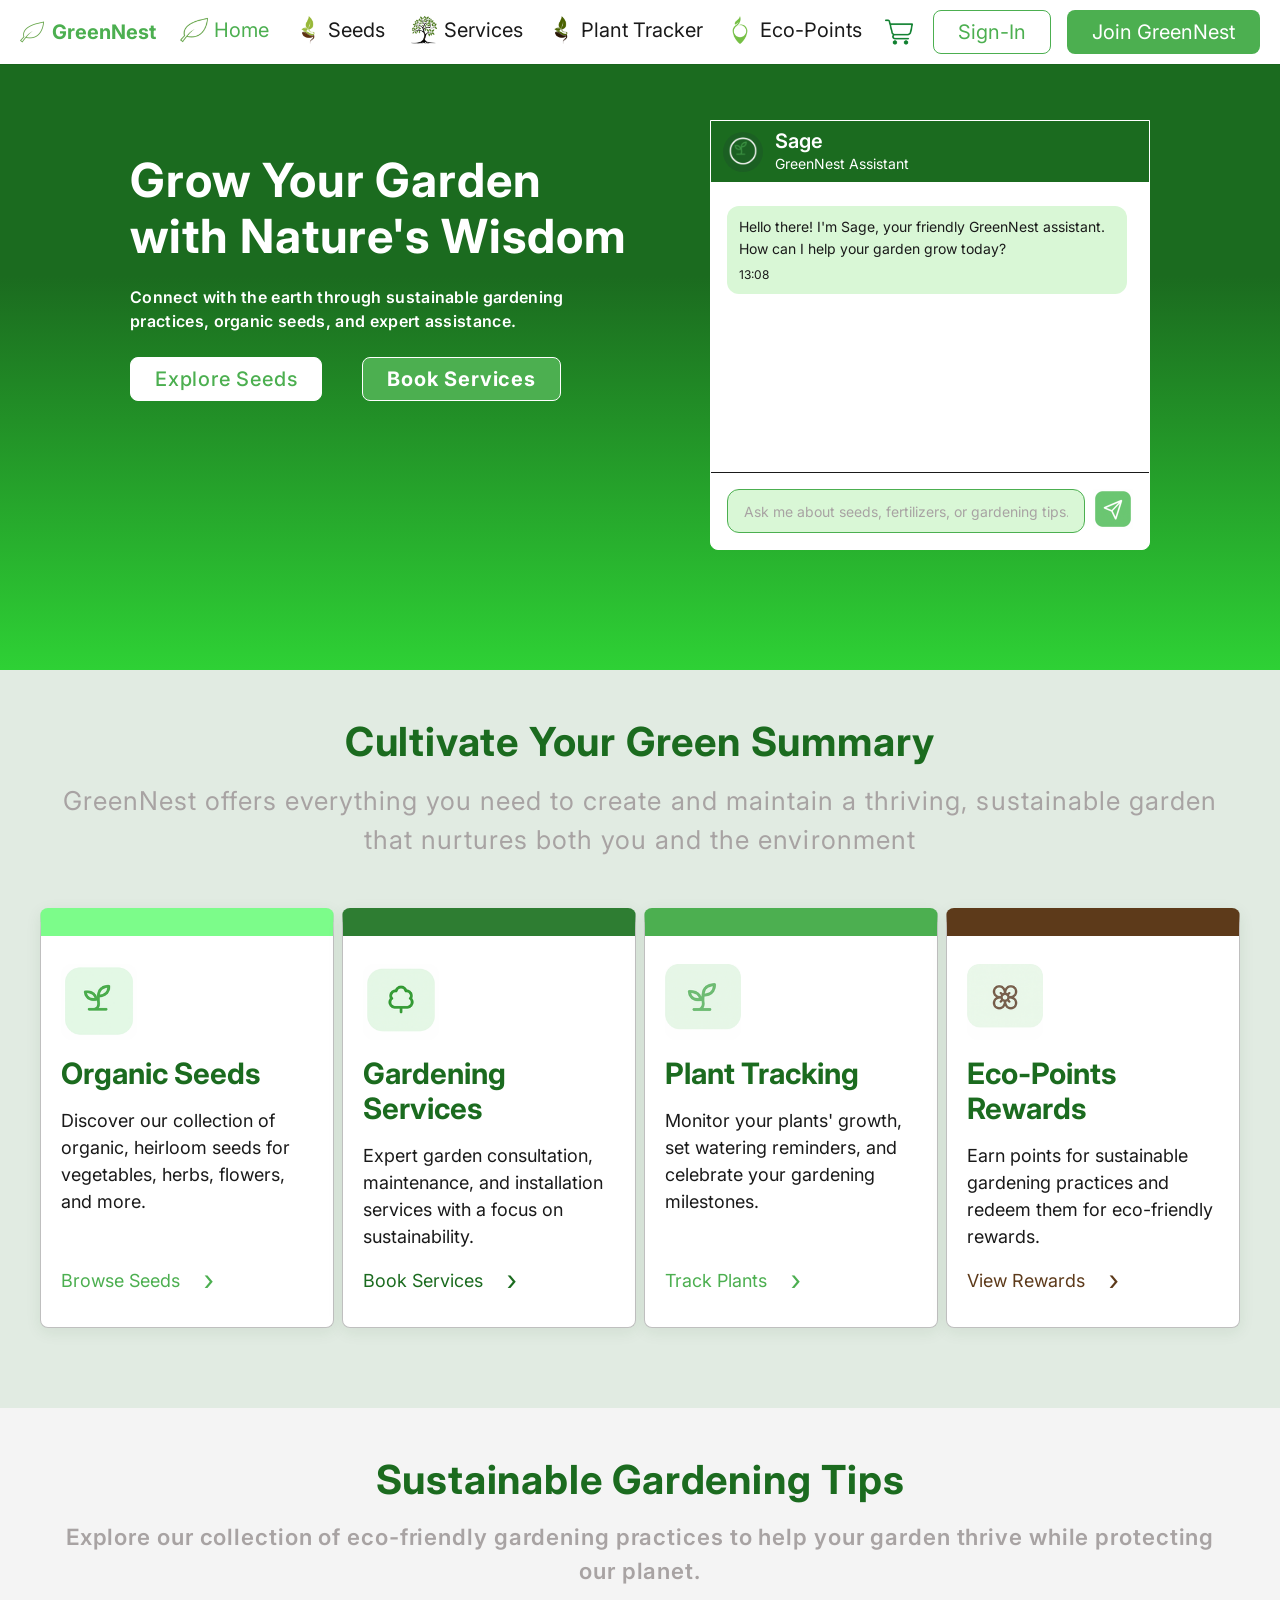
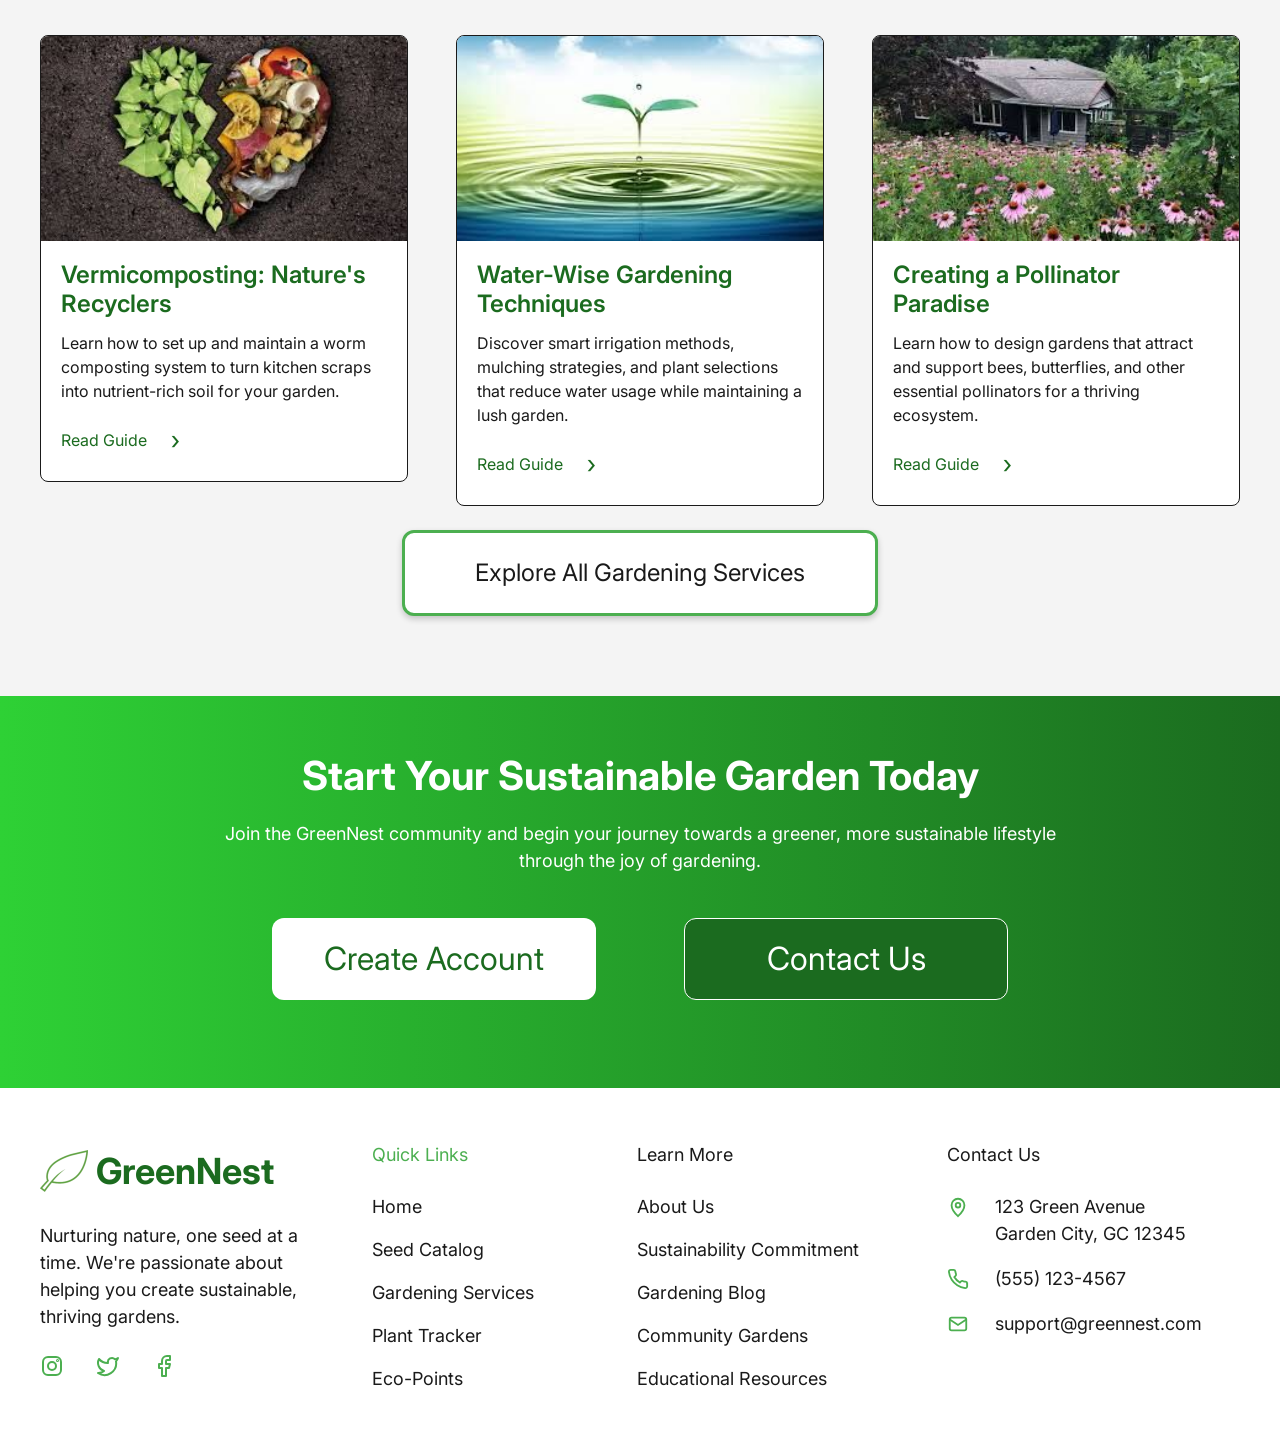
<file: index.html>
<!DOCTYPE html>
<html lang="en">
<head>
  <meta charset="UTF-8">
  <meta name="viewport" content="width=device-width, initial-scale=1">
  <title>Home — GreenNest</title>
  <link rel="preconnect" href="https://fonts.googleapis.com">
  <link rel="preconnect" href="https://fonts.gstatic.com" crossorigin>
  <link rel="stylesheet" href="https://fonts.googleapis.com/css2?family=Inter:wght@400;500;600;700&display=swap">
  <link rel="stylesheet" href="css/styles.css">
</head>
<body>
<header class="app-header">
  <div class="container app-header__inner">
    <a class="logo" href="index.html">
      <img class="logo__icon" src="img/icon-leaf.png" alt="" width="24" height="24">
      GreenNest
    </a>

    <input class="menu-toggle" type="checkbox" id="menu-toggle">

    <nav class="main-nav" aria-label="Основное меню">
      <ul class="main-nav__list">
        <li><a class="main-nav__link main-nav__link--active" href="index.html" aria-current="page"><img class="main-nav__icon" src="img/icon-leaf.png" alt="" width="24" height="24">Home</a></li>
        <li><a class="main-nav__link" href="seeds.html"><img class="main-nav__icon" src="img/icon-seedling.png" alt="" width="24" height="24">Seeds</a></li>
        <li><a class="main-nav__link" href="services.html"><img class="main-nav__icon" src="img/icon-tree.png" alt="" width="24" height="24">Services</a></li>
        <li><a class="main-nav__link" href="plant-tracker.html"><img class="main-nav__icon" src="img/icon-seed.png" alt="" width="24" height="24">Plant Tracker</a></li>
        <li><a class="main-nav__link" href="eco-points.html"><img class="main-nav__icon" src="img/icon-drop.png" alt="" width="24" height="24">Eco-Points</a></li>
      </ul>
    </nav>

    <div class="user-actions">
      <a class="cart-link" href="cart.html" aria-label="Корзина">
        <img src="img/icon-cart.png" alt="" width="28" height="28">
      </a>
      <a class="button button--outline" href="sign-in.html">Sign-In</a>
      <a class="button button--primary" href="sign-up.html">Join GreenNest</a>
    </div>

    <label class="menu-button" for="menu-toggle" aria-label="Открыть меню">
      <span class="menu-button__icon"></span>
    </label>
  </div>
</header>

<main>
  <section class="hero" aria-labelledby="hero-title">
    <div class="container hero__inner">
      <div class="hero__content">
        <h1 class="hero__title" id="hero-title">Grow Your Garden with Nature's Wisdom</h1>
        <p class="hero__text">Connect with the earth through sustainable gardening practices, organic seeds, and expert assistance.</p>
        <div class="hero__actions">
          <a class="button button--light" href="seeds.html">Explore Seeds</a>
          <a class="button button--primary" href="book-service.html">Book Services</a>
        </div>
      </div>

      <section class="assistant-chat" aria-label="Чат с ассистентом Sage">
        <header class="assistant-chat__header">
          <img class="assistant-chat__avatar" src="img/avatar-sage.png" alt="" width="40" height="40">
          <div>
            <h2 class="assistant-chat__name">Sage</h2>
            <p class="assistant-chat__role">GreenNest Assistant</p>
          </div>
        </header>
        <div class="assistant-chat__messages">
          <p class="chat-message">Hello there! I'm Sage, your friendly GreenNest assistant. How can I help your garden grow today?
            <time class="chat-message__time" datetime="13:08">13:08</time></p>
        </div>
        <form class="assistant-chat__form" action="#">
          <label class="visually-hidden" for="chat-message">Сообщение</label>
          <input class="form__input" id="chat-message" type="text" placeholder="Ask me about seeds, fertilizers, or gardening tips...">
          <button class="assistant-chat__send" type="submit" aria-label="Отправить"><img src="img/icon-send.png" alt="" width="40" height="40"></button>
        </form>
      </section>
    </div>
  </section>

  <section class="section section--mint" aria-labelledby="summary-title">
    <div class="container">
      <header class="section-heading">
        <h2 class="section-heading__title" id="summary-title">Cultivate Your Green Summary</h2>
        <p class="section-heading__text">GreenNest offers everything you need to create and maintain a thriving, sustainable garden that nurtures both you and the environment</p>
      </header>
      <ul class="feature-grid">
        <li class="feature-card feature-card--seeds">
          <img class="feature-card__icon" src="img/feature-seeds.png" alt="" width="76" height="76">
          <h3 class="feature-card__title">Organic Seeds</h3>
          <p class="feature-card__text">Discover our collection of organic, heirloom seeds for vegetables, herbs, flowers, and more.</p>
          <a class="more-link" href="seeds.html">Browse Seeds</a>
        </li>
        <li class="feature-card feature-card--services">
          <img class="feature-card__icon" src="img/feature-services.png" alt="" width="76" height="76">
          <h3 class="feature-card__title">Gardening Services</h3>
          <p class="feature-card__text">Expert garden consultation, maintenance, and installation services with a focus on sustainability.</p>
          <a class="more-link" href="book-service.html">Book Services</a>
        </li>
        <li class="feature-card feature-card--tracker">
          <img class="feature-card__icon" src="img/feature-tracker.png" alt="" width="76" height="76">
          <h3 class="feature-card__title">Plant Tracking</h3>
          <p class="feature-card__text">Monitor your plants' growth, set watering reminders, and celebrate your gardening milestones.</p>
          <a class="more-link" href="plant-tracker.html">Track Plants</a>
        </li>
        <li class="feature-card feature-card--rewards">
          <img class="feature-card__icon" src="img/feature-rewards.png" alt="" width="76" height="76">
          <h3 class="feature-card__title">Eco-Points Rewards</h3>
          <p class="feature-card__text">Earn points for sustainable gardening practices and redeem them for eco-friendly rewards.</p>
          <a class="more-link" href="eco-points.html">View Rewards</a>
        </li>
      </ul>
    </div>
  </section>

  <section class="section section--soft" aria-labelledby="tips-title">
    <div class="container">
      <header class="section-heading">
        <h2 class="section-heading__title" id="tips-title">Sustainable Gardening Tips</h2>
        <p class="section-heading__text section-heading__text--bold">Explore our collection of eco-friendly gardening practices to help your garden thrive while protecting our planet.</p>
      </header>
      <ul class="tips-grid">
        <li>
          <article class="tip-card">
            <img class="tip-card__image" src="img/tip-compost.jpg" alt="Компост из пищевых отходов и листьев" width="640" height="358" loading="lazy">
            <div class="tip-card__body">
              <h3 class="tip-card__title">Vermicomposting: Nature's Recyclers</h3>
              <p class="tip-card__text">Learn how to set up and maintain a worm composting system to turn kitchen scraps into nutrient-rich soil for your garden.</p>
              <a class="more-link" href="#">Read Guide</a>
            </div>
          </article>
        </li>
        <li>
          <article class="tip-card">
            <img class="tip-card__image" src="img/tip-water.jpg" alt="Росток в капле воды" width="640" height="358" loading="lazy">
            <div class="tip-card__body">
              <h3 class="tip-card__title">Water-Wise Gardening Techniques</h3>
              <p class="tip-card__text">Discover smart irrigation methods, mulching strategies, and plant selections that reduce water usage while maintaining a lush garden.</p>
              <a class="more-link" href="#">Read Guide</a>
            </div>
          </article>
        </li>
        <li>
          <article class="tip-card">
            <img class="tip-card__image" src="img/tip-pollinator.jpg" alt="Сад с цветущими эхинацеями у дома" width="640" height="358" loading="lazy">
            <div class="tip-card__body">
              <h3 class="tip-card__title">Creating a Pollinator Paradise</h3>
              <p class="tip-card__text">Learn how to design gardens that attract and support bees, butterflies, and other essential pollinators for a thriving ecosystem.</p>
              <a class="more-link" href="#">Read Guide</a>
            </div>
          </article>
        </li>
      </ul>
      <div class="section__footer">
        <a class="button button--outline-dark" href="services.html">Explore All Gardening Services</a>
      </div>
    </div>
  </section>

  <section class="signup-banner" aria-labelledby="signup-title">
    <div class="container signup-banner__inner">
      <h2 class="signup-banner__title" id="signup-title">Start Your Sustainable Garden Today</h2>
      <p class="signup-banner__text">Join the GreenNest community and begin your journey towards a greener, more sustainable lifestyle through the joy of gardening.</p>
      <div class="signup-banner__actions">
        <a class="button button--light" href="sign-up.html">Create Account</a>
        <a class="button button--ghost-light" href="mailto:support@greennest.com">Contact Us</a>
      </div>
    </div>
  </section>
</main>

<footer class="app-footer">
  <div class="container app-footer__grid">
    <section class="app-footer__about">
      <a class="logo" href="index.html">
        <img class="logo__icon" src="img/icon-leaf.png" alt="" width="48" height="48">
        GreenNest
      </a>
      <p class="app-footer__text">Nurturing nature, one seed at a time. We're passionate about helping you create sustainable, thriving gardens.</p>
      <ul class="social-links" aria-label="GreenNest в соцсетях">
        <li><a class="social-links__link" href="#" aria-label="Instagram"><svg viewBox="0 0 24 24"><rect x="3" y="3" width="18" height="18" rx="5"/><circle cx="12" cy="12" r="4"/><circle cx="17.5" cy="6.5" r=".5"/></svg></a></li>
        <li><a class="social-links__link" href="#" aria-label="Twitter"><svg viewBox="0 0 24 24"><path d="M22 4s-.7 2.1-2 3.4c1.6 10-9.4 17.3-18 11.6 2.2.1 4.4-.6 6-2C3 15.5.5 9.6 3 5c2.2 2.6 5.6 4.1 9 4-.9-4.2 4-6.6 7-3.8 1.1 0 3-1.2 3-1.2z"/></svg></a></li>
        <li><a class="social-links__link" href="#" aria-label="Facebook"><svg viewBox="0 0 24 24"><path d="M18 2h-3a5 5 0 0 0-5 5v3H7v4h3v8h4v-8h3l1-4h-4V7a1 1 0 0 1 1-1h3z"/></svg></a></li>
      </ul>
    </section>

    <nav class="footer-links" aria-labelledby="footer-quick">
      <h2 class="footer-links__title footer-links__title--accent" id="footer-quick">Quick Links</h2>
      <ul class="footer-links__list">
        <li><a href="index.html">Home</a></li>
        <li><a href="seeds.html">Seed Catalog</a></li>
        <li><a href="services.html">Gardening Services</a></li>
        <li><a href="plant-tracker.html">Plant Tracker</a></li>
        <li><a href="eco-points.html">Eco-Points</a></li>
      </ul>
    </nav>

    <nav class="footer-links" aria-labelledby="footer-learn">
      <h2 class="footer-links__title" id="footer-learn">Learn More</h2>
      <ul class="footer-links__list">
        <li><a href="#">About Us</a></li>
        <li><a href="#">Sustainability Commitment</a></li>
        <li><a href="#">Gardening Blog</a></li>
        <li><a href="#">Community Gardens</a></li>
        <li><a href="#">Educational Resources</a></li>
      </ul>
    </nav>

    <section class="footer-links" aria-labelledby="footer-contacts">
      <h2 class="footer-links__title" id="footer-contacts">Contact Us</h2>
      <address class="contact-list">
        <p class="contact-list__item"><svg viewBox="0 0 24 24" aria-hidden="true"><path d="M12 22s7-6.6 7-12a7 7 0 1 0-14 0c0 5.4 7 12 7 12z"/><circle cx="12" cy="10" r="2.5"/></svg><span>123 Green Avenue<br>Garden City, GC 12345</span></p>
        <p class="contact-list__item"><svg viewBox="0 0 24 24" aria-hidden="true"><path d="M22 16.9v3a2 2 0 0 1-2.2 2 19.8 19.8 0 0 1-8.6-3.1 19.5 19.5 0 0 1-6-6A19.8 19.8 0 0 1 2.1 4.2 2 2 0 0 1 4.1 2h3a2 2 0 0 1 2 1.7c.1 1 .4 1.9.7 2.8a2 2 0 0 1-.5 2.1L8 9.9a16 16 0 0 0 6 6l1.3-1.3a2 2 0 0 1 2.1-.4c.9.3 1.8.6 2.8.7a2 2 0 0 1 1.7 2z"/></svg><a href="tel:+15551234567">(555) 123-4567</a></p>
        <p class="contact-list__item"><svg viewBox="0 0 24 24" aria-hidden="true"><rect x="3" y="5" width="18" height="14" rx="2"/><path d="m3 7 9 6 9-6"/></svg><a href="mailto:support@greennest.com">support@greennest.com</a></p>
      </address>
    </section>
  </div>
</footer>

</body>
</html>
</file>
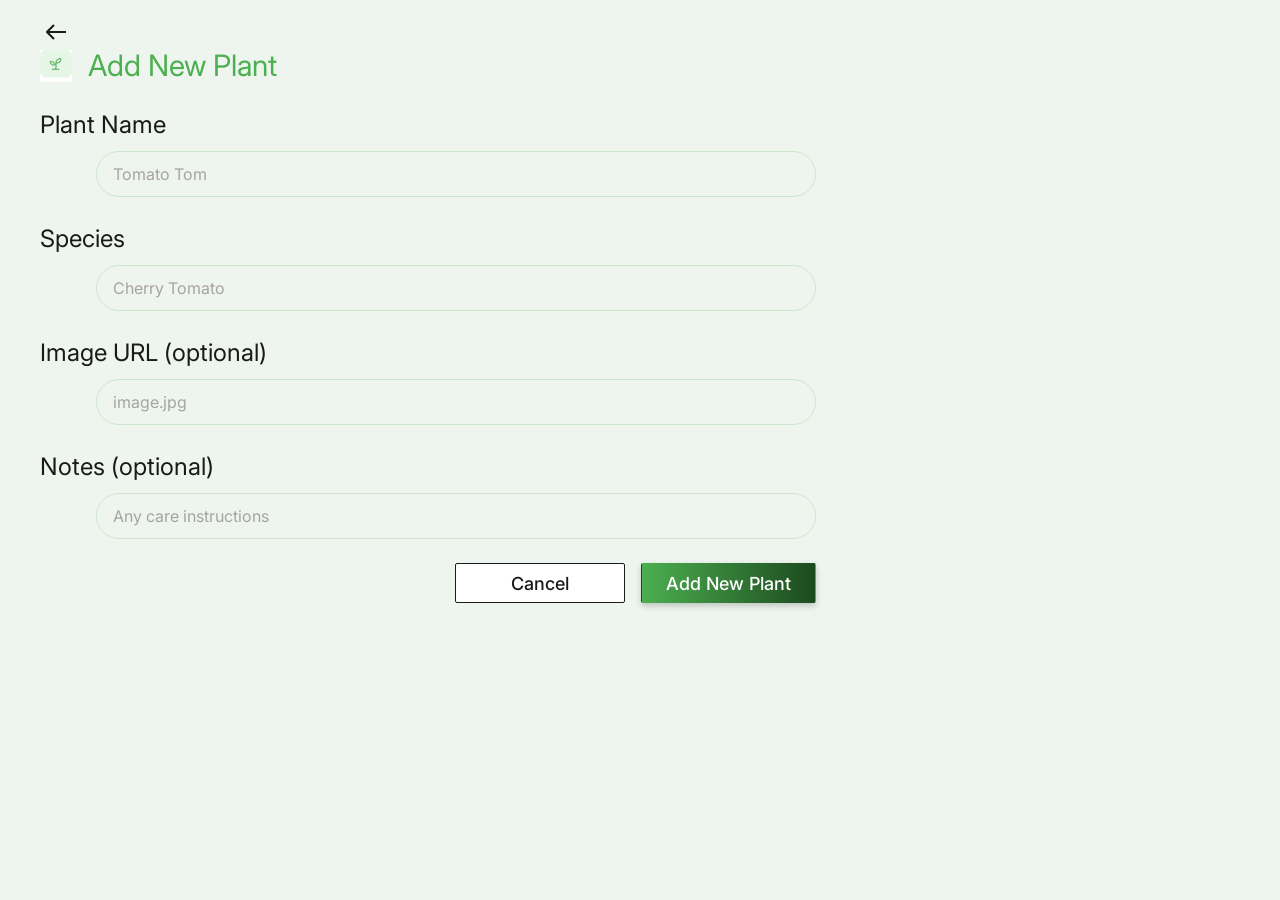
<file: add-plant.html>
<!DOCTYPE html>
<html lang="en">
<head>
  <meta charset="UTF-8">
  <meta name="viewport" content="width=device-width, initial-scale=1">
  <title>Add New Plant — GreenNest</title>
  <link rel="preconnect" href="https://fonts.googleapis.com">
  <link rel="preconnect" href="https://fonts.gstatic.com" crossorigin>
  <link rel="stylesheet" href="https://fonts.googleapis.com/css2?family=Inter:wght@400;500;600;700&display=swap">
  <link rel="stylesheet" href="css/styles.css">
</head>
<body>
<main class="dialog-page">
  <div class="container">
    <section class="dialog" role="dialog" aria-labelledby="add-plant-title">
      <a class="back-link" href="plant-tracker.html" aria-label="Назад"></a>
      <header class="dialog__head">
        <h1 class="dialog__title" id="add-plant-title"><img src="img/feature-tracker.png" alt="" width="32" height="32">Add New Plant</h1>
      </header>
      <form class="form" action="#">
        <div class="form__field">
          <label class="form__label" for="plant-name">Plant Name</label>
          <input class="form__input" id="plant-name" type="text" placeholder="Tomato Tom">
        </div>
        <div class="form__field">
          <label class="form__label" for="plant-species">Species</label>
          <input class="form__input" id="plant-species" type="text" placeholder="Cherry Tomato">
        </div>
        <div class="form__field">
          <label class="form__label" for="plant-image">Image URL (optional)</label>
          <input class="form__input" id="plant-image" type="url" placeholder="image.jpg">
        </div>
        <div class="form__field">
          <label class="form__label" for="plant-notes">Notes (optional)</label>
          <input class="form__input" id="plant-notes" type="text" placeholder="Any care instructions">
        </div>
        <div class="form__actions">
          <a class="button button--outline-dark" href="plant-tracker.html">Cancel</a>
          <button class="button button--gradient" type="submit">Add New Plant</button>
        </div>
      </form>
    </section>
  </div>
</main>

</body>
</html>
</file>
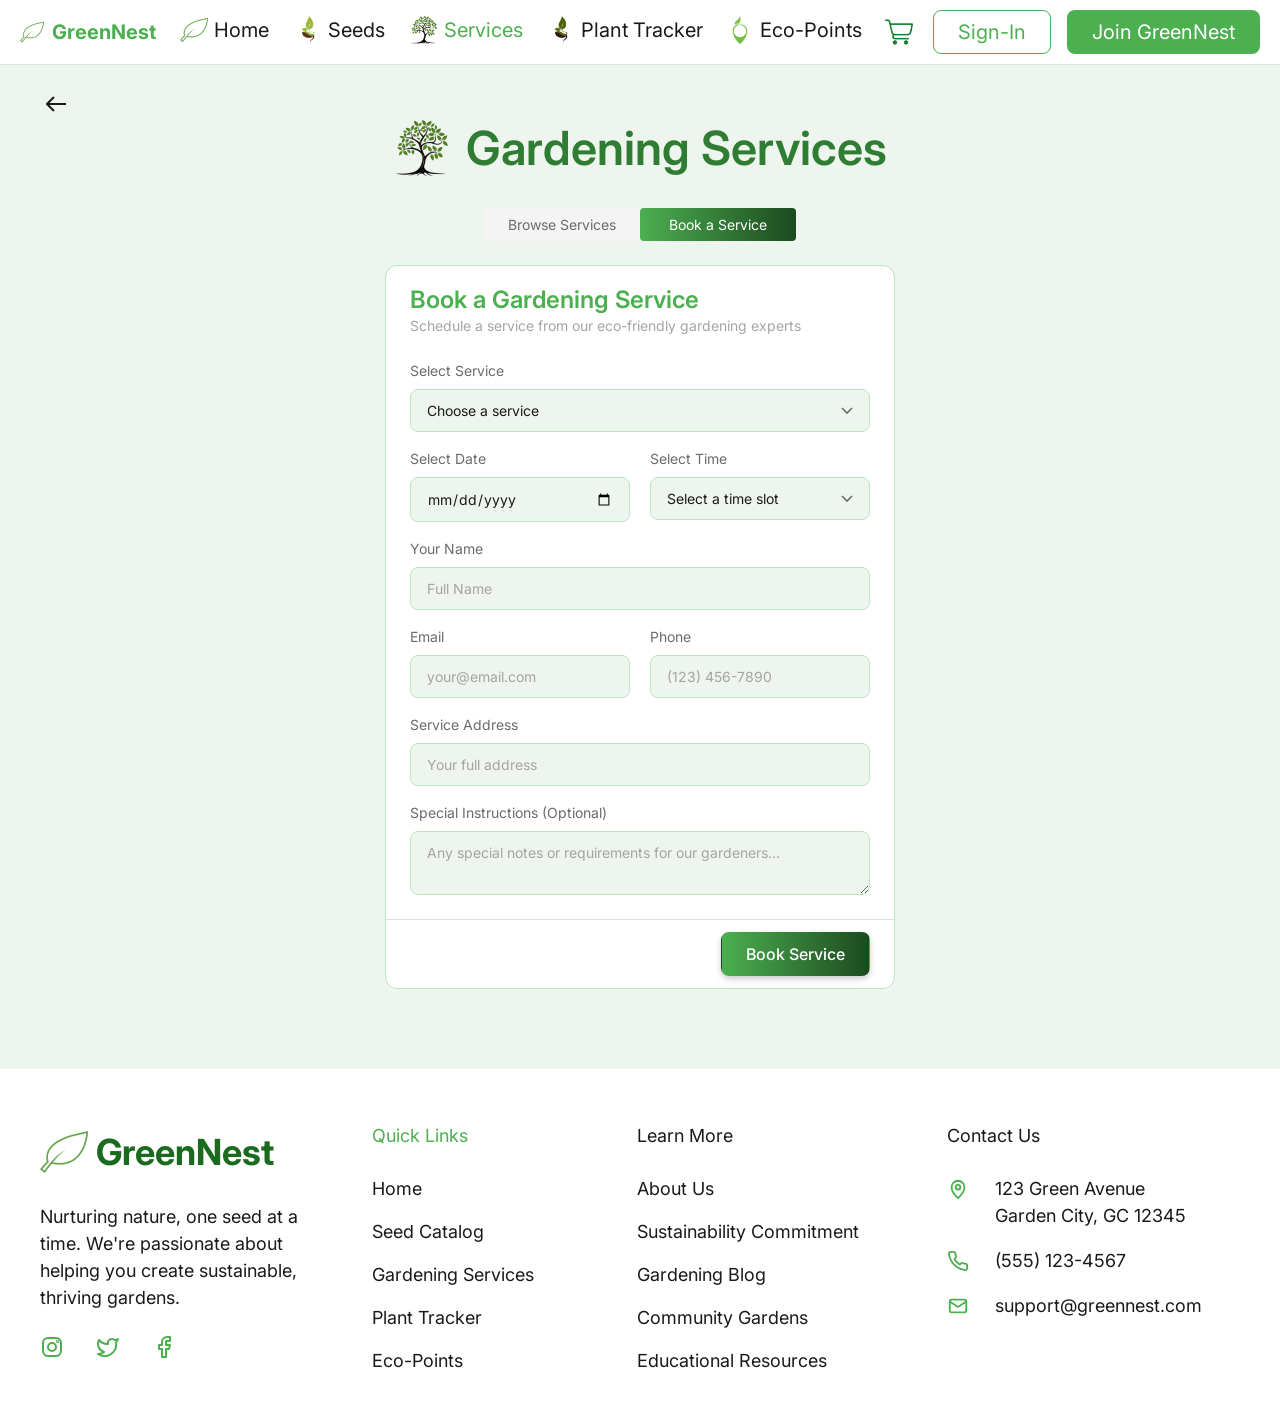
<file: book-service.html>
<!DOCTYPE html>
<html lang="en">
<head>
  <meta charset="UTF-8">
  <meta name="viewport" content="width=device-width, initial-scale=1">
  <title>Book a Gardening Service — GreenNest</title>
  <link rel="preconnect" href="https://fonts.googleapis.com">
  <link rel="preconnect" href="https://fonts.gstatic.com" crossorigin>
  <link rel="stylesheet" href="https://fonts.googleapis.com/css2?family=Inter:wght@400;500;600;700&display=swap">
  <link rel="stylesheet" href="css/styles.css">
</head>
<body>
<header class="app-header">
  <div class="container app-header__inner">
    <a class="logo" href="index.html">
      <img class="logo__icon" src="img/icon-leaf.png" alt="" width="24" height="24">
      GreenNest
    </a>

    <input class="menu-toggle" type="checkbox" id="menu-toggle">

    <nav class="main-nav" aria-label="Основное меню">
      <ul class="main-nav__list">
        <li><a class="main-nav__link" href="index.html"><img class="main-nav__icon" src="img/icon-leaf.png" alt="" width="24" height="24">Home</a></li>
        <li><a class="main-nav__link" href="seeds.html"><img class="main-nav__icon" src="img/icon-seedling.png" alt="" width="24" height="24">Seeds</a></li>
        <li><a class="main-nav__link main-nav__link--active" href="services.html" aria-current="page"><img class="main-nav__icon" src="img/icon-tree.png" alt="" width="24" height="24">Services</a></li>
        <li><a class="main-nav__link" href="plant-tracker.html"><img class="main-nav__icon" src="img/icon-seed.png" alt="" width="24" height="24">Plant Tracker</a></li>
        <li><a class="main-nav__link" href="eco-points.html"><img class="main-nav__icon" src="img/icon-drop.png" alt="" width="24" height="24">Eco-Points</a></li>
      </ul>
    </nav>

    <div class="user-actions">
      <a class="cart-link" href="cart.html" aria-label="Корзина">
        <img src="img/icon-cart.png" alt="" width="28" height="28">
      </a>
      <a class="button button--outline" href="sign-in.html">Sign-In</a>
      <a class="button button--primary" href="sign-up.html">Join GreenNest</a>
    </div>

    <label class="menu-button" for="menu-toggle" aria-label="Открыть меню">
      <span class="menu-button__icon"></span>
    </label>
  </div>
</header>

<main class="app-page">
  <div class="container">
    <a class="back-link" href="services.html" aria-label="Назад"></a>
    <header class="page-heading page-heading--center">
      <h1 class="page-heading__title"><img class="page-heading__icon" src="img/icon-tree.png" alt="" width="64" height="64">Gardening Services</h1>
    </header>

    <nav class="tabs tabs--compact tabs--center" aria-label="Разделы услуг">
      <a class="tabs__item" href="services.html">Browse Services</a>
      <a class="tabs__item tabs__item--active" href="book-service.html" aria-current="page">Book a Service</a>
    </nav>

    <section class="booking-card" aria-labelledby="booking-title">
      <header class="booking-card__head">
        <h2 class="booking-card__title" id="booking-title">Book a Gardening Service</h2>
        <p class="booking-card__subtitle">Schedule a service from our eco-friendly gardening experts</p>
      </header>
      <form class="form" id="booking-form" action="#">
        <div class="form__field">
          <label class="form__label form__label--small" for="book-service">Select Service</label>
          <select class="form__input" id="book-service">
            <option>Choose a service</option>
            <option>Garden Planning Consultation</option>
            <option>Seasonal Garden Maintenance</option>
            <option>Raised Bed Installation</option>
          </select>
        </div>
        <div class="form__row">
          <div class="form__field">
            <label class="form__label form__label--small" for="book-date">Select Date</label>
            <input class="form__input" id="book-date" type="date">
          </div>
          <div class="form__field">
            <label class="form__label form__label--small" for="book-time">Select Time</label>
            <select class="form__input" id="book-time">
              <option>Select a time slot</option>
              <option>09:00 – 10:00</option>
              <option>11:00 – 12:00</option>
              <option>14:00 – 15:00</option>
            </select>
          </div>
        </div>
        <div class="form__field">
          <label class="form__label form__label--small" for="book-name">Your Name</label>
          <input class="form__input" id="book-name" type="text" autocomplete="name" placeholder="Full Name">
        </div>
        <div class="form__row">
          <div class="form__field">
            <label class="form__label form__label--small" for="book-email">Email</label>
            <input class="form__input" id="book-email" type="email" autocomplete="email" placeholder="your@email.com">
          </div>
          <div class="form__field">
            <label class="form__label form__label--small" for="book-phone">Phone</label>
            <input class="form__input" id="book-phone" type="tel" autocomplete="tel" placeholder="(123) 456-7890">
          </div>
        </div>
        <div class="form__field">
          <label class="form__label form__label--small" for="book-address">Service Address</label>
          <input class="form__input" id="book-address" type="text" autocomplete="street-address" placeholder="Your full address">
        </div>
        <div class="form__field">
          <label class="form__label form__label--small" for="book-notes">Special Instructions (Optional)</label>
          <textarea class="form__input" id="book-notes" placeholder="Any special notes or requirements for our gardeners..."></textarea>
        </div>
      </form>
      <footer class="booking-card__footer">
        <button class="button button--gradient" type="submit" form="booking-form">Book Service</button>
      </footer>
    </section>
  </div>
</main>

<footer class="app-footer">
  <div class="container app-footer__grid">
    <section class="app-footer__about">
      <a class="logo" href="index.html">
        <img class="logo__icon" src="img/icon-leaf.png" alt="" width="48" height="48">
        GreenNest
      </a>
      <p class="app-footer__text">Nurturing nature, one seed at a time. We're passionate about helping you create sustainable, thriving gardens.</p>
      <ul class="social-links" aria-label="GreenNest в соцсетях">
        <li><a class="social-links__link" href="#" aria-label="Instagram"><svg viewBox="0 0 24 24"><rect x="3" y="3" width="18" height="18" rx="5"/><circle cx="12" cy="12" r="4"/><circle cx="17.5" cy="6.5" r=".5"/></svg></a></li>
        <li><a class="social-links__link" href="#" aria-label="Twitter"><svg viewBox="0 0 24 24"><path d="M22 4s-.7 2.1-2 3.4c1.6 10-9.4 17.3-18 11.6 2.2.1 4.4-.6 6-2C3 15.5.5 9.6 3 5c2.2 2.6 5.6 4.1 9 4-.9-4.2 4-6.6 7-3.8 1.1 0 3-1.2 3-1.2z"/></svg></a></li>
        <li><a class="social-links__link" href="#" aria-label="Facebook"><svg viewBox="0 0 24 24"><path d="M18 2h-3a5 5 0 0 0-5 5v3H7v4h3v8h4v-8h3l1-4h-4V7a1 1 0 0 1 1-1h3z"/></svg></a></li>
      </ul>
    </section>

    <nav class="footer-links" aria-labelledby="footer-quick">
      <h2 class="footer-links__title footer-links__title--accent" id="footer-quick">Quick Links</h2>
      <ul class="footer-links__list">
        <li><a href="index.html">Home</a></li>
        <li><a href="seeds.html">Seed Catalog</a></li>
        <li><a href="services.html">Gardening Services</a></li>
        <li><a href="plant-tracker.html">Plant Tracker</a></li>
        <li><a href="eco-points.html">Eco-Points</a></li>
      </ul>
    </nav>

    <nav class="footer-links" aria-labelledby="footer-learn">
      <h2 class="footer-links__title" id="footer-learn">Learn More</h2>
      <ul class="footer-links__list">
        <li><a href="#">About Us</a></li>
        <li><a href="#">Sustainability Commitment</a></li>
        <li><a href="#">Gardening Blog</a></li>
        <li><a href="#">Community Gardens</a></li>
        <li><a href="#">Educational Resources</a></li>
      </ul>
    </nav>

    <section class="footer-links" aria-labelledby="footer-contacts">
      <h2 class="footer-links__title" id="footer-contacts">Contact Us</h2>
      <address class="contact-list">
        <p class="contact-list__item"><svg viewBox="0 0 24 24" aria-hidden="true"><path d="M12 22s7-6.6 7-12a7 7 0 1 0-14 0c0 5.4 7 12 7 12z"/><circle cx="12" cy="10" r="2.5"/></svg><span>123 Green Avenue<br>Garden City, GC 12345</span></p>
        <p class="contact-list__item"><svg viewBox="0 0 24 24" aria-hidden="true"><path d="M22 16.9v3a2 2 0 0 1-2.2 2 19.8 19.8 0 0 1-8.6-3.1 19.5 19.5 0 0 1-6-6A19.8 19.8 0 0 1 2.1 4.2 2 2 0 0 1 4.1 2h3a2 2 0 0 1 2 1.7c.1 1 .4 1.9.7 2.8a2 2 0 0 1-.5 2.1L8 9.9a16 16 0 0 0 6 6l1.3-1.3a2 2 0 0 1 2.1-.4c.9.3 1.8.6 2.8.7a2 2 0 0 1 1.7 2z"/></svg><a href="tel:+15551234567">(555) 123-4567</a></p>
        <p class="contact-list__item"><svg viewBox="0 0 24 24" aria-hidden="true"><rect x="3" y="5" width="18" height="14" rx="2"/><path d="m3 7 9 6 9-6"/></svg><a href="mailto:support@greennest.com">support@greennest.com</a></p>
      </address>
    </section>
  </div>
</footer>

</body>
</html>
</file>
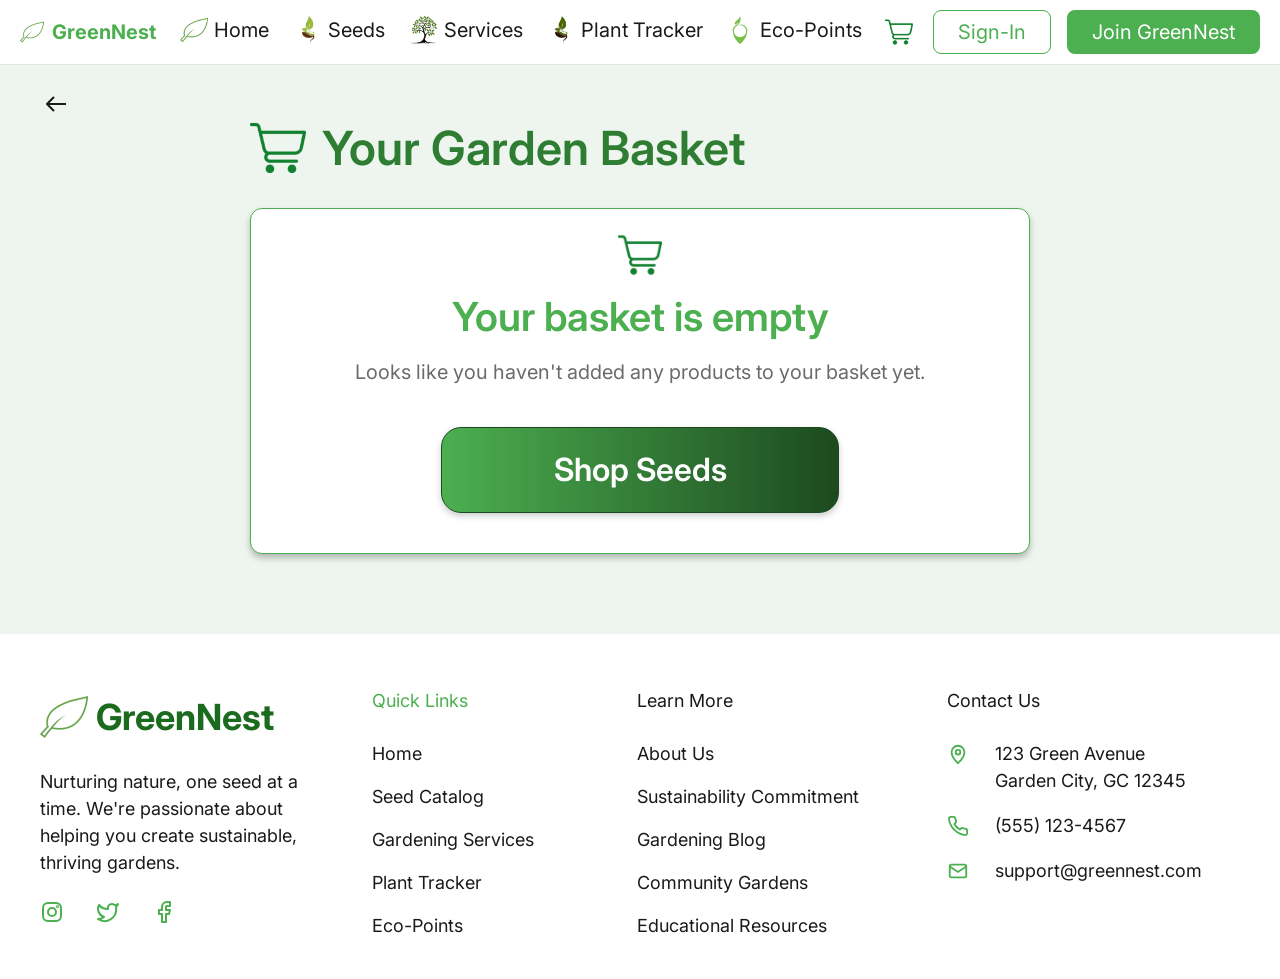
<file: cart.html>
<!DOCTYPE html>
<html lang="en">
<head>
  <meta charset="UTF-8">
  <meta name="viewport" content="width=device-width, initial-scale=1">
  <title>Your Garden Basket — GreenNest</title>
  <link rel="preconnect" href="https://fonts.googleapis.com">
  <link rel="preconnect" href="https://fonts.gstatic.com" crossorigin>
  <link rel="stylesheet" href="https://fonts.googleapis.com/css2?family=Inter:wght@400;500;600;700&display=swap">
  <link rel="stylesheet" href="css/styles.css">
</head>
<body>
<header class="app-header">
  <div class="container app-header__inner">
    <a class="logo" href="index.html">
      <img class="logo__icon" src="img/icon-leaf.png" alt="" width="24" height="24">
      GreenNest
    </a>

    <input class="menu-toggle" type="checkbox" id="menu-toggle">

    <nav class="main-nav" aria-label="Основное меню">
      <ul class="main-nav__list">
        <li><a class="main-nav__link" href="index.html"><img class="main-nav__icon" src="img/icon-leaf.png" alt="" width="24" height="24">Home</a></li>
        <li><a class="main-nav__link" href="seeds.html"><img class="main-nav__icon" src="img/icon-seedling.png" alt="" width="24" height="24">Seeds</a></li>
        <li><a class="main-nav__link" href="services.html"><img class="main-nav__icon" src="img/icon-tree.png" alt="" width="24" height="24">Services</a></li>
        <li><a class="main-nav__link" href="plant-tracker.html"><img class="main-nav__icon" src="img/icon-seed.png" alt="" width="24" height="24">Plant Tracker</a></li>
        <li><a class="main-nav__link" href="eco-points.html"><img class="main-nav__icon" src="img/icon-drop.png" alt="" width="24" height="24">Eco-Points</a></li>
      </ul>
    </nav>

    <div class="user-actions">
      <a class="cart-link" href="cart.html" aria-label="Корзина">
        <img src="img/icon-cart.png" alt="" width="28" height="28">
      </a>
      <a class="button button--outline" href="sign-in.html">Sign-In</a>
      <a class="button button--primary" href="sign-up.html">Join GreenNest</a>
    </div>

    <label class="menu-button" for="menu-toggle" aria-label="Открыть меню">
      <span class="menu-button__icon"></span>
    </label>
  </div>
</header>

<main class="app-page">
  <div class="container">
    <a class="back-link" href="seeds.html" aria-label="Назад"></a>
    <div class="cart">
      <header class="page-heading">
        <h1 class="page-heading__title"><img class="page-heading__icon" src="img/icon-cart.png" alt="" width="40" height="40">Your Garden Basket</h1>
      </header>
      <section class="empty-state" aria-labelledby="empty-title">
        <img class="empty-state__icon" src="img/icon-cart.png" alt="" width="44" height="44">
        <h2 class="empty-state__title" id="empty-title">Your basket is empty</h2>
        <p class="empty-state__text">Looks like you haven't added any products to your basket yet.</p>
        <a class="button button--gradient" href="seeds.html">Shop Seeds</a>
      </section>
    </div>
  </div>
</main>

<footer class="app-footer">
  <div class="container app-footer__grid">
    <section class="app-footer__about">
      <a class="logo" href="index.html">
        <img class="logo__icon" src="img/icon-leaf.png" alt="" width="48" height="48">
        GreenNest
      </a>
      <p class="app-footer__text">Nurturing nature, one seed at a time. We're passionate about helping you create sustainable, thriving gardens.</p>
      <ul class="social-links" aria-label="GreenNest в соцсетях">
        <li><a class="social-links__link" href="#" aria-label="Instagram"><svg viewBox="0 0 24 24"><rect x="3" y="3" width="18" height="18" rx="5"/><circle cx="12" cy="12" r="4"/><circle cx="17.5" cy="6.5" r=".5"/></svg></a></li>
        <li><a class="social-links__link" href="#" aria-label="Twitter"><svg viewBox="0 0 24 24"><path d="M22 4s-.7 2.1-2 3.4c1.6 10-9.4 17.3-18 11.6 2.2.1 4.4-.6 6-2C3 15.5.5 9.6 3 5c2.2 2.6 5.6 4.1 9 4-.9-4.2 4-6.6 7-3.8 1.1 0 3-1.2 3-1.2z"/></svg></a></li>
        <li><a class="social-links__link" href="#" aria-label="Facebook"><svg viewBox="0 0 24 24"><path d="M18 2h-3a5 5 0 0 0-5 5v3H7v4h3v8h4v-8h3l1-4h-4V7a1 1 0 0 1 1-1h3z"/></svg></a></li>
      </ul>
    </section>

    <nav class="footer-links" aria-labelledby="footer-quick">
      <h2 class="footer-links__title footer-links__title--accent" id="footer-quick">Quick Links</h2>
      <ul class="footer-links__list">
        <li><a href="index.html">Home</a></li>
        <li><a href="seeds.html">Seed Catalog</a></li>
        <li><a href="services.html">Gardening Services</a></li>
        <li><a href="plant-tracker.html">Plant Tracker</a></li>
        <li><a href="eco-points.html">Eco-Points</a></li>
      </ul>
    </nav>

    <nav class="footer-links" aria-labelledby="footer-learn">
      <h2 class="footer-links__title" id="footer-learn">Learn More</h2>
      <ul class="footer-links__list">
        <li><a href="#">About Us</a></li>
        <li><a href="#">Sustainability Commitment</a></li>
        <li><a href="#">Gardening Blog</a></li>
        <li><a href="#">Community Gardens</a></li>
        <li><a href="#">Educational Resources</a></li>
      </ul>
    </nav>

    <section class="footer-links" aria-labelledby="footer-contacts">
      <h2 class="footer-links__title" id="footer-contacts">Contact Us</h2>
      <address class="contact-list">
        <p class="contact-list__item"><svg viewBox="0 0 24 24" aria-hidden="true"><path d="M12 22s7-6.6 7-12a7 7 0 1 0-14 0c0 5.4 7 12 7 12z"/><circle cx="12" cy="10" r="2.5"/></svg><span>123 Green Avenue<br>Garden City, GC 12345</span></p>
        <p class="contact-list__item"><svg viewBox="0 0 24 24" aria-hidden="true"><path d="M22 16.9v3a2 2 0 0 1-2.2 2 19.8 19.8 0 0 1-8.6-3.1 19.5 19.5 0 0 1-6-6A19.8 19.8 0 0 1 2.1 4.2 2 2 0 0 1 4.1 2h3a2 2 0 0 1 2 1.7c.1 1 .4 1.9.7 2.8a2 2 0 0 1-.5 2.1L8 9.9a16 16 0 0 0 6 6l1.3-1.3a2 2 0 0 1 2.1-.4c.9.3 1.8.6 2.8.7a2 2 0 0 1 1.7 2z"/></svg><a href="tel:+15551234567">(555) 123-4567</a></p>
        <p class="contact-list__item"><svg viewBox="0 0 24 24" aria-hidden="true"><rect x="3" y="5" width="18" height="14" rx="2"/><path d="m3 7 9 6 9-6"/></svg><a href="mailto:support@greennest.com">support@greennest.com</a></p>
      </address>
    </section>
  </div>
</footer>

</body>
</html>
</file>
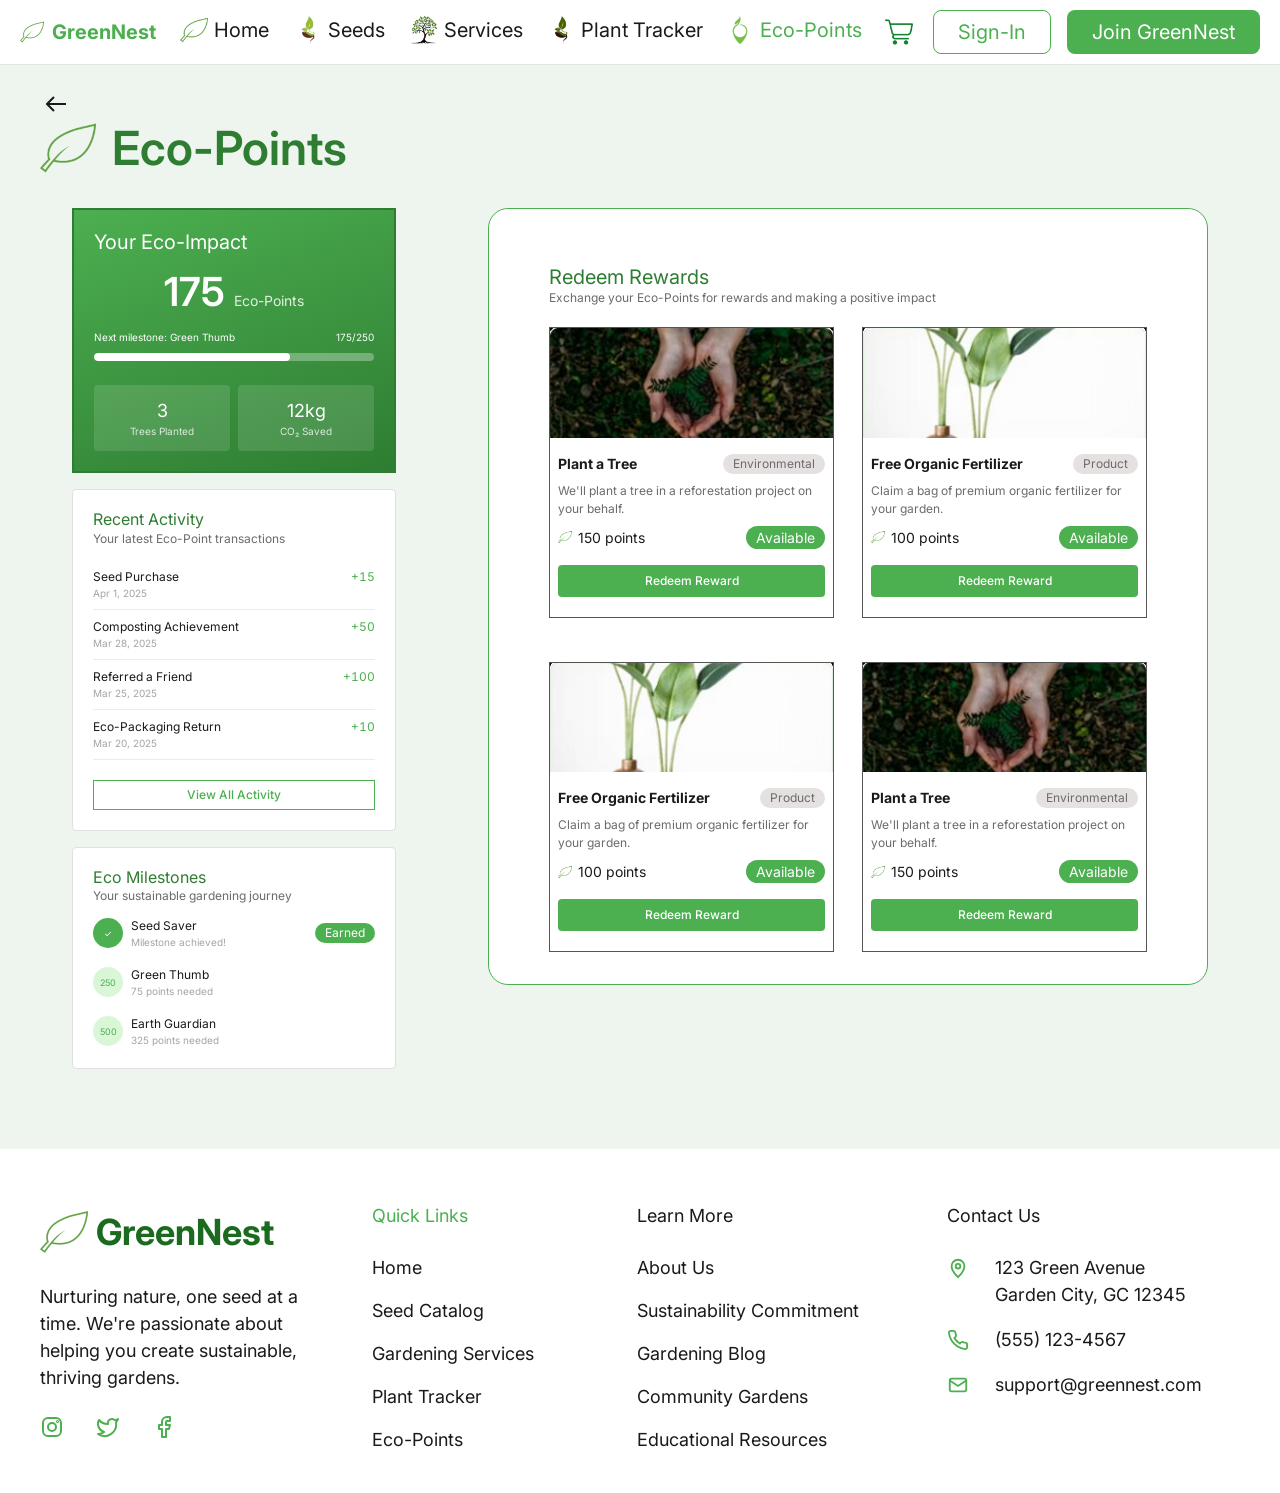
<file: eco-points.html>
<!DOCTYPE html>
<html lang="en">
<head>
  <meta charset="UTF-8">
  <meta name="viewport" content="width=device-width, initial-scale=1">
  <title>Eco-Points — GreenNest</title>
  <link rel="preconnect" href="https://fonts.googleapis.com">
  <link rel="preconnect" href="https://fonts.gstatic.com" crossorigin>
  <link rel="stylesheet" href="https://fonts.googleapis.com/css2?family=Inter:wght@400;500;600;700&display=swap">
  <link rel="stylesheet" href="css/styles.css">
</head>
<body>
<header class="app-header">
  <div class="container app-header__inner">
    <a class="logo" href="index.html">
      <img class="logo__icon" src="img/icon-leaf.png" alt="" width="24" height="24">
      GreenNest
    </a>

    <input class="menu-toggle" type="checkbox" id="menu-toggle">

    <nav class="main-nav" aria-label="Основное меню">
      <ul class="main-nav__list">
        <li><a class="main-nav__link" href="index.html"><img class="main-nav__icon" src="img/icon-leaf.png" alt="" width="24" height="24">Home</a></li>
        <li><a class="main-nav__link" href="seeds.html"><img class="main-nav__icon" src="img/icon-seedling.png" alt="" width="24" height="24">Seeds</a></li>
        <li><a class="main-nav__link" href="services.html"><img class="main-nav__icon" src="img/icon-tree.png" alt="" width="24" height="24">Services</a></li>
        <li><a class="main-nav__link" href="plant-tracker.html"><img class="main-nav__icon" src="img/icon-seed.png" alt="" width="24" height="24">Plant Tracker</a></li>
        <li><a class="main-nav__link main-nav__link--active" href="eco-points.html" aria-current="page"><img class="main-nav__icon" src="img/icon-drop.png" alt="" width="24" height="24">Eco-Points</a></li>
      </ul>
    </nav>

    <div class="user-actions">
      <a class="cart-link" href="cart.html" aria-label="Корзина">
        <img src="img/icon-cart.png" alt="" width="28" height="28">
      </a>
      <a class="button button--outline" href="sign-in.html">Sign-In</a>
      <a class="button button--primary" href="sign-up.html">Join GreenNest</a>
    </div>

    <label class="menu-button" for="menu-toggle" aria-label="Открыть меню">
      <span class="menu-button__icon"></span>
    </label>
  </div>
</header>

<main class="app-page">
  <div class="container">
    <a class="back-link" href="index.html" aria-label="Назад"></a>
    <header class="page-heading">
      <h1 class="page-heading__title"><img class="page-heading__icon" src="img/icon-leaf.png" alt="" width="56" height="56">Eco-Points</h1>
    </header>

    <div class="rewards-layout">
      <aside class="rewards-sidebar" aria-label="Мой прогресс">
        <section class="impact-card" aria-labelledby="impact-title">
          <h2 class="impact-card__title" id="impact-title">Your Eco-Impact</h2>
          <p class="impact-card__points">175 <small>Eco-Points</small></p>
          <p class="impact-card__milestone"><span>Next milestone: Green Thumb</span><span>175/250</span></p>
          <div class="progress progress--light" role="progressbar" aria-valuenow="70" aria-valuemin="0" aria-valuemax="100" aria-label="До следующего уровня">
            <span class="progress__bar" style="--value: 70%"></span>
          </div>
          <dl class="impact-stats">
            <div class="impact-stats__item"><dt class="impact-stats__label">Trees Planted</dt><dd class="impact-stats__value">3</dd></div>
            <div class="impact-stats__item"><dt class="impact-stats__label">CO₂ Saved</dt><dd class="impact-stats__value">12kg</dd></div>
          </dl>
        </section>

        <section class="panel" aria-labelledby="activity-title">
          <h2 class="panel__title" id="activity-title">Recent Activity</h2>
          <p class="panel__subtitle">Your latest Eco-Point transactions</p>
          <ul class="activity-list">
            <li class="activity-list__item"><span>Seed Purchase<time class="activity-list__date" datetime="2025-04-01">Apr 1, 2025</time></span><span class="activity-list__points">+15</span></li>
            <li class="activity-list__item"><span>Composting Achievement<time class="activity-list__date" datetime="2025-03-28">Mar 28, 2025</time></span><span class="activity-list__points">+50</span></li>
            <li class="activity-list__item"><span>Referred a Friend<time class="activity-list__date" datetime="2025-03-25">Mar 25, 2025</time></span><span class="activity-list__points">+100</span></li>
            <li class="activity-list__item"><span>Eco-Packaging Return<time class="activity-list__date" datetime="2025-03-20">Mar 20, 2025</time></span><span class="activity-list__points">+10</span></li>
          </ul>
          <a class="button button--outline" href="#">View All Activity</a>
        </section>

        <section class="panel" aria-labelledby="milestones-title">
          <h2 class="panel__title" id="milestones-title">Eco Milestones</h2>
          <p class="panel__subtitle">Your sustainable gardening journey</p>
          <ul class="milestone-list">
            <li class="milestone milestone--earned"><span class="milestone__badge">✓</span><span>Seed Saver<span class="milestone__hint">Milestone achieved!</span></span><span class="tag tag--solid tag--small">Earned</span></li>
            <li class="milestone"><span class="milestone__badge">250</span><span>Green Thumb<span class="milestone__hint">75 points needed</span></span></li>
            <li class="milestone"><span class="milestone__badge">500</span><span>Earth Guardian<span class="milestone__hint">325 points needed</span></span></li>
          </ul>
        </section>
      </aside>

      <section class="rewards-panel" aria-labelledby="rewards-title">
        <h2 class="rewards-panel__title" id="rewards-title">Redeem Rewards</h2>
        <p class="rewards-panel__subtitle">Exchange your Eco-Points for rewards and making a positive impact</p>
        <ul class="reward-grid">
          <li class="reward-card">
            <img class="reward-card__image" src="img/reward-tree.jpg" alt="Ладони с землёй и ростком" width="640" height="248" loading="lazy">
            <div class="reward-card__body">
              <div class="reward-card__head">
                <h3>Plant a Tree</h3>
                <span class="tag tag--muted tag--small">Environmental</span>
              </div>
              <p class="reward-card__text">We'll plant a tree in a reforestation project on your behalf.</p>
              <div class="reward-card__price">
                <span><img src="img/icon-leaf.png" alt="" width="14" height="14">150 points</span>
                <span class="tag tag--solid tag--small">Available</span>
              </div>
              <button class="button button--primary" type="button">Redeem Reward</button>
            </div>
          </li>
          <li class="reward-card">
            <img class="reward-card__image" src="img/reward-fertilizer.jpg" alt="Комнатное растение в горшке" width="640" height="248" loading="lazy">
            <div class="reward-card__body">
              <div class="reward-card__head">
                <h3>Free Organic Fertilizer</h3>
                <span class="tag tag--muted tag--small">Product</span>
              </div>
              <p class="reward-card__text">Claim a bag of premium organic fertilizer for your garden.</p>
              <div class="reward-card__price">
                <span><img src="img/icon-leaf.png" alt="" width="14" height="14">100 points</span>
                <span class="tag tag--solid tag--small">Available</span>
              </div>
              <button class="button button--primary" type="button">Redeem Reward</button>
            </div>
          </li>
          <li class="reward-card">
            <img class="reward-card__image" src="img/reward-fertilizer.jpg" alt="Комнатное растение в горшке" width="640" height="248" loading="lazy">
            <div class="reward-card__body">
              <div class="reward-card__head">
                <h3>Free Organic Fertilizer</h3>
                <span class="tag tag--muted tag--small">Product</span>
              </div>
              <p class="reward-card__text">Claim a bag of premium organic fertilizer for your garden.</p>
              <div class="reward-card__price">
                <span><img src="img/icon-leaf.png" alt="" width="14" height="14">100 points</span>
                <span class="tag tag--solid tag--small">Available</span>
              </div>
              <button class="button button--primary" type="button">Redeem Reward</button>
            </div>
          </li>
          <li class="reward-card">
            <img class="reward-card__image" src="img/reward-tree.jpg" alt="Ладони с землёй и ростком" width="640" height="248" loading="lazy">
            <div class="reward-card__body">
              <div class="reward-card__head">
                <h3>Plant a Tree</h3>
                <span class="tag tag--muted tag--small">Environmental</span>
              </div>
              <p class="reward-card__text">We'll plant a tree in a reforestation project on your behalf.</p>
              <div class="reward-card__price">
                <span><img src="img/icon-leaf.png" alt="" width="14" height="14">150 points</span>
                <span class="tag tag--solid tag--small">Available</span>
              </div>
              <button class="button button--primary" type="button">Redeem Reward</button>
            </div>
          </li>
        </ul>
      </section>
    </div>
  </div>
</main>

<footer class="app-footer">
  <div class="container app-footer__grid">
    <section class="app-footer__about">
      <a class="logo" href="index.html">
        <img class="logo__icon" src="img/icon-leaf.png" alt="" width="48" height="48">
        GreenNest
      </a>
      <p class="app-footer__text">Nurturing nature, one seed at a time. We're passionate about helping you create sustainable, thriving gardens.</p>
      <ul class="social-links" aria-label="GreenNest в соцсетях">
        <li><a class="social-links__link" href="#" aria-label="Instagram"><svg viewBox="0 0 24 24"><rect x="3" y="3" width="18" height="18" rx="5"/><circle cx="12" cy="12" r="4"/><circle cx="17.5" cy="6.5" r=".5"/></svg></a></li>
        <li><a class="social-links__link" href="#" aria-label="Twitter"><svg viewBox="0 0 24 24"><path d="M22 4s-.7 2.1-2 3.4c1.6 10-9.4 17.3-18 11.6 2.2.1 4.4-.6 6-2C3 15.5.5 9.6 3 5c2.2 2.6 5.6 4.1 9 4-.9-4.2 4-6.6 7-3.8 1.1 0 3-1.2 3-1.2z"/></svg></a></li>
        <li><a class="social-links__link" href="#" aria-label="Facebook"><svg viewBox="0 0 24 24"><path d="M18 2h-3a5 5 0 0 0-5 5v3H7v4h3v8h4v-8h3l1-4h-4V7a1 1 0 0 1 1-1h3z"/></svg></a></li>
      </ul>
    </section>

    <nav class="footer-links" aria-labelledby="footer-quick">
      <h2 class="footer-links__title footer-links__title--accent" id="footer-quick">Quick Links</h2>
      <ul class="footer-links__list">
        <li><a href="index.html">Home</a></li>
        <li><a href="seeds.html">Seed Catalog</a></li>
        <li><a href="services.html">Gardening Services</a></li>
        <li><a href="plant-tracker.html">Plant Tracker</a></li>
        <li><a href="eco-points.html">Eco-Points</a></li>
      </ul>
    </nav>

    <nav class="footer-links" aria-labelledby="footer-learn">
      <h2 class="footer-links__title" id="footer-learn">Learn More</h2>
      <ul class="footer-links__list">
        <li><a href="#">About Us</a></li>
        <li><a href="#">Sustainability Commitment</a></li>
        <li><a href="#">Gardening Blog</a></li>
        <li><a href="#">Community Gardens</a></li>
        <li><a href="#">Educational Resources</a></li>
      </ul>
    </nav>

    <section class="footer-links" aria-labelledby="footer-contacts">
      <h2 class="footer-links__title" id="footer-contacts">Contact Us</h2>
      <address class="contact-list">
        <p class="contact-list__item"><svg viewBox="0 0 24 24" aria-hidden="true"><path d="M12 22s7-6.6 7-12a7 7 0 1 0-14 0c0 5.4 7 12 7 12z"/><circle cx="12" cy="10" r="2.5"/></svg><span>123 Green Avenue<br>Garden City, GC 12345</span></p>
        <p class="contact-list__item"><svg viewBox="0 0 24 24" aria-hidden="true"><path d="M22 16.9v3a2 2 0 0 1-2.2 2 19.8 19.8 0 0 1-8.6-3.1 19.5 19.5 0 0 1-6-6A19.8 19.8 0 0 1 2.1 4.2 2 2 0 0 1 4.1 2h3a2 2 0 0 1 2 1.7c.1 1 .4 1.9.7 2.8a2 2 0 0 1-.5 2.1L8 9.9a16 16 0 0 0 6 6l1.3-1.3a2 2 0 0 1 2.1-.4c.9.3 1.8.6 2.8.7a2 2 0 0 1 1.7 2z"/></svg><a href="tel:+15551234567">(555) 123-4567</a></p>
        <p class="contact-list__item"><svg viewBox="0 0 24 24" aria-hidden="true"><rect x="3" y="5" width="18" height="14" rx="2"/><path d="m3 7 9 6 9-6"/></svg><a href="mailto:support@greennest.com">support@greennest.com</a></p>
      </address>
    </section>
  </div>
</footer>

</body>
</html>
</file>
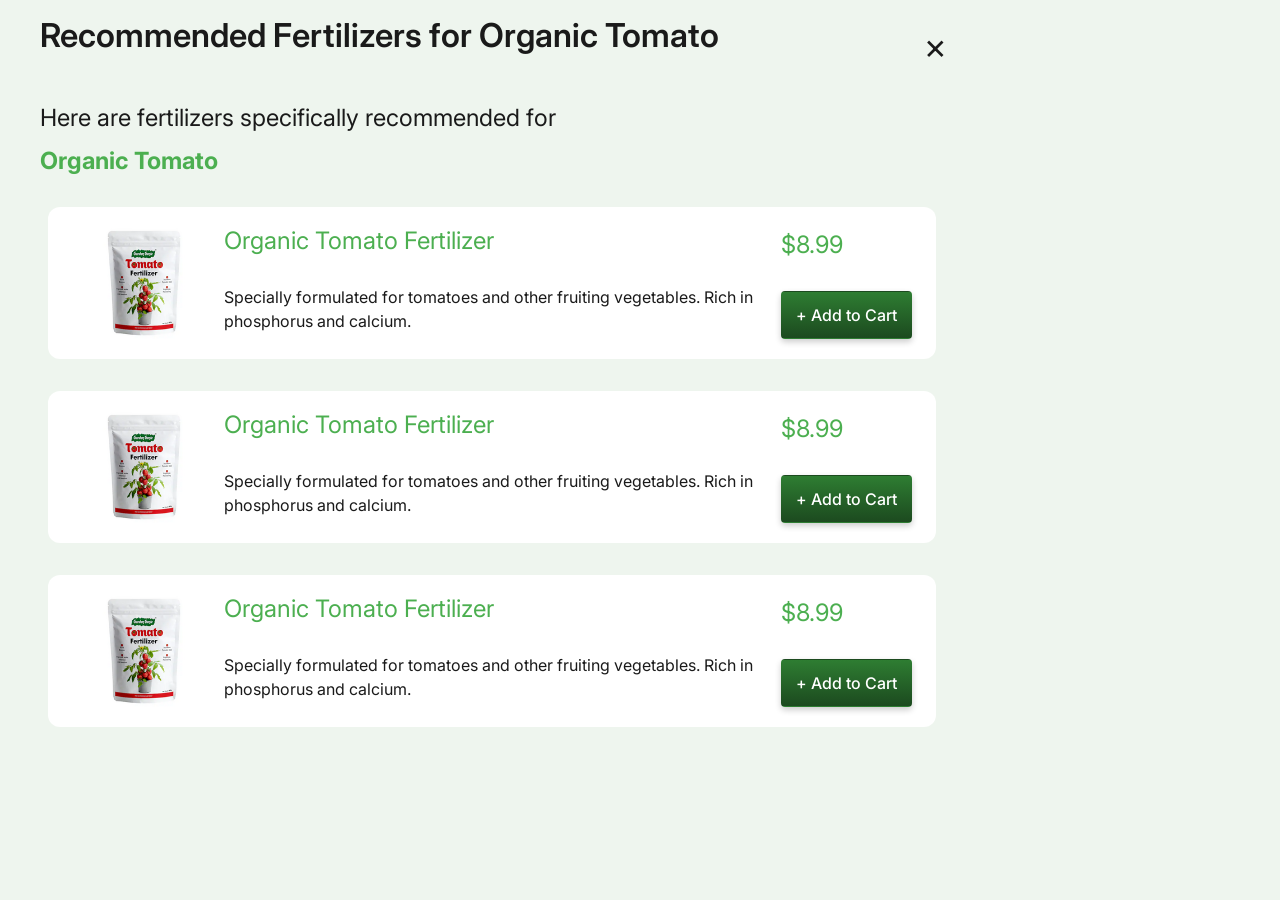
<file: fertilizers.html>
<!DOCTYPE html>
<html lang="en">
<head>
  <meta charset="UTF-8">
  <meta name="viewport" content="width=device-width, initial-scale=1">
  <title>Recommended Fertilizers — GreenNest</title>
  <link rel="preconnect" href="https://fonts.googleapis.com">
  <link rel="preconnect" href="https://fonts.gstatic.com" crossorigin>
  <link rel="stylesheet" href="https://fonts.googleapis.com/css2?family=Inter:wght@400;500;600;700&display=swap">
  <link rel="stylesheet" href="css/styles.css">
</head>
<body>
<main class="dialog-page">
  <div class="container">
    <section class="dialog fertilizer-dialog" role="dialog" aria-labelledby="fert-title">
      <header class="dialog__head">
        <h1 class="fertilizer-dialog__title" id="fert-title">Recommended Fertilizers for Organic Tomato</h1>
        <a class="dialog__close" href="seeds.html" aria-label="Закрыть">×</a>
      </header>
      <p class="fertilizer-dialog__text">Here are fertilizers specifically recommended for</p>
      <strong class="fertilizer-dialog__crop">Organic Tomato</strong>
      <ul class="fertilizer-list">
        <li>
          <article class="fertilizer-card">
            <img class="fertilizer-card__image" src="img/fertilizer-pack.png" alt="Упаковка удобрения для томатов" width="112" height="112">
            <h2 class="fertilizer-card__title">Organic Tomato Fertilizer</h2>
            <p class="fertilizer-card__price">$8.99</p>
            <p class="fertilizer-card__text">Specially formulated for tomatoes and other fruiting vegetables. Rich in phosphorus and calcium.</p>
            <button class="button button--dark" type="button">+ Add to Cart</button>
          </article>
        </li>
        <li>
          <article class="fertilizer-card">
            <img class="fertilizer-card__image" src="img/fertilizer-pack.png" alt="Упаковка удобрения для томатов" width="112" height="112">
            <h2 class="fertilizer-card__title">Organic Tomato Fertilizer</h2>
            <p class="fertilizer-card__price">$8.99</p>
            <p class="fertilizer-card__text">Specially formulated for tomatoes and other fruiting vegetables. Rich in phosphorus and calcium.</p>
            <button class="button button--dark" type="button">+ Add to Cart</button>
          </article>
        </li>
        <li>
          <article class="fertilizer-card">
            <img class="fertilizer-card__image" src="img/fertilizer-pack.png" alt="Упаковка удобрения для томатов" width="112" height="112">
            <h2 class="fertilizer-card__title">Organic Tomato Fertilizer</h2>
            <p class="fertilizer-card__price">$8.99</p>
            <p class="fertilizer-card__text">Specially formulated for tomatoes and other fruiting vegetables. Rich in phosphorus and calcium.</p>
            <button class="button button--dark" type="button">+ Add to Cart</button>
          </article>
        </li>
      </ul>
    </section>
  </div>
</main>

</body>
</html>
</file>
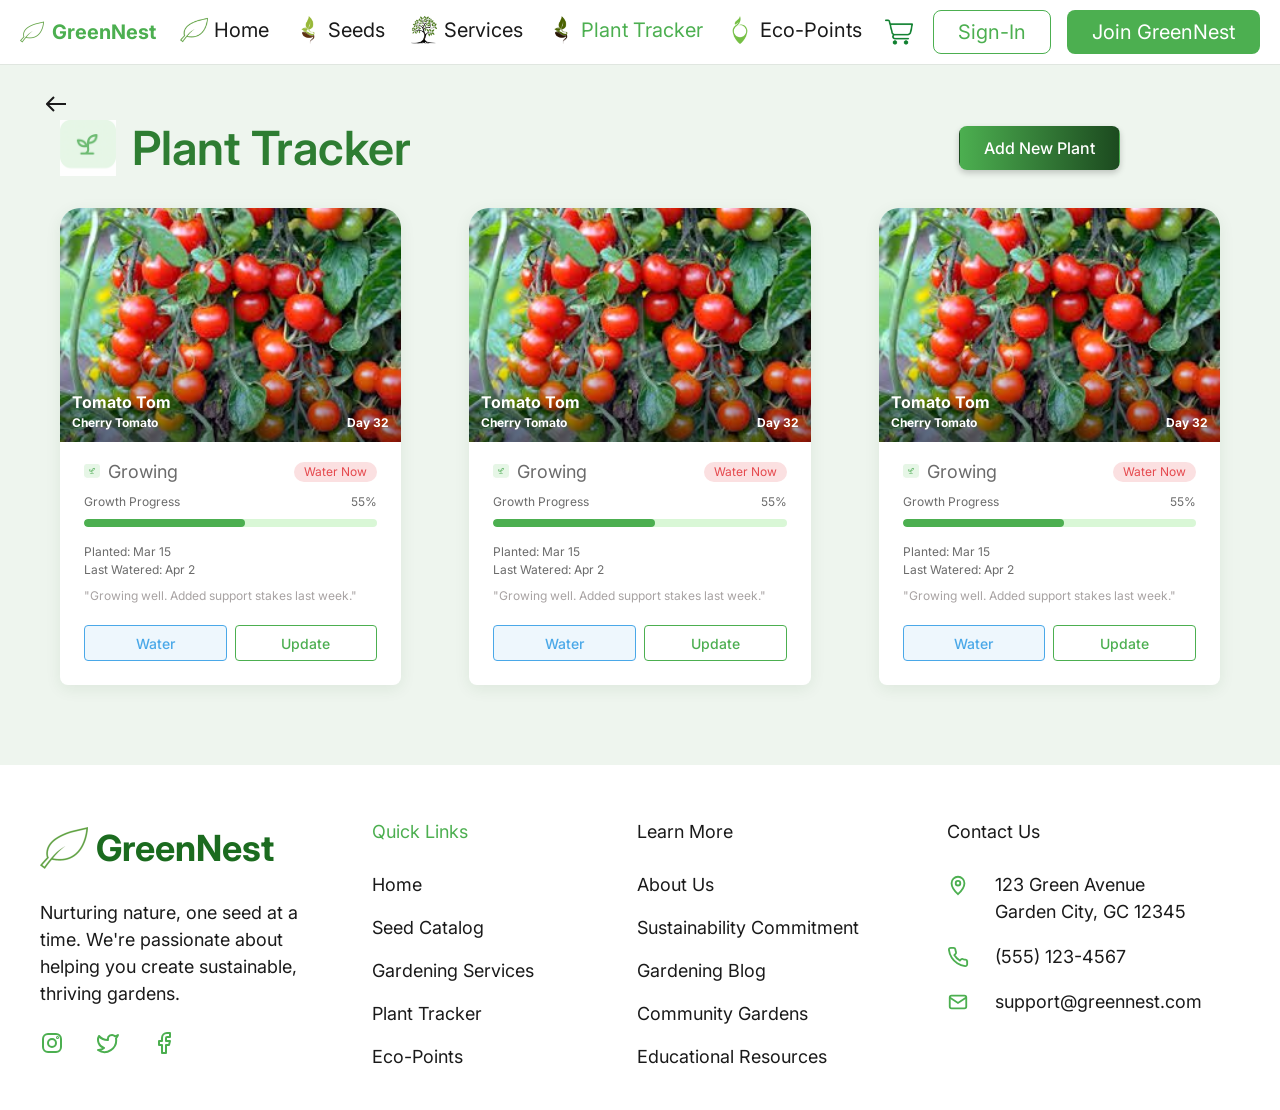
<file: plant-tracker.html>
<!DOCTYPE html>
<html lang="en">
<head>
  <meta charset="UTF-8">
  <meta name="viewport" content="width=device-width, initial-scale=1">
  <title>Plant Tracker — GreenNest</title>
  <link rel="preconnect" href="https://fonts.googleapis.com">
  <link rel="preconnect" href="https://fonts.gstatic.com" crossorigin>
  <link rel="stylesheet" href="https://fonts.googleapis.com/css2?family=Inter:wght@400;500;600;700&display=swap">
  <link rel="stylesheet" href="css/styles.css">
</head>
<body>
<header class="app-header">
  <div class="container app-header__inner">
    <a class="logo" href="index.html">
      <img class="logo__icon" src="img/icon-leaf.png" alt="" width="24" height="24">
      GreenNest
    </a>

    <input class="menu-toggle" type="checkbox" id="menu-toggle">

    <nav class="main-nav" aria-label="Основное меню">
      <ul class="main-nav__list">
        <li><a class="main-nav__link" href="index.html"><img class="main-nav__icon" src="img/icon-leaf.png" alt="" width="24" height="24">Home</a></li>
        <li><a class="main-nav__link" href="seeds.html"><img class="main-nav__icon" src="img/icon-seedling.png" alt="" width="24" height="24">Seeds</a></li>
        <li><a class="main-nav__link" href="services.html"><img class="main-nav__icon" src="img/icon-tree.png" alt="" width="24" height="24">Services</a></li>
        <li><a class="main-nav__link main-nav__link--active" href="plant-tracker.html" aria-current="page"><img class="main-nav__icon" src="img/icon-seed.png" alt="" width="24" height="24">Plant Tracker</a></li>
        <li><a class="main-nav__link" href="eco-points.html"><img class="main-nav__icon" src="img/icon-drop.png" alt="" width="24" height="24">Eco-Points</a></li>
      </ul>
    </nav>

    <div class="user-actions">
      <a class="cart-link" href="cart.html" aria-label="Корзина">
        <img src="img/icon-cart.png" alt="" width="28" height="28">
      </a>
      <a class="button button--outline" href="sign-in.html">Sign-In</a>
      <a class="button button--primary" href="sign-up.html">Join GreenNest</a>
    </div>

    <label class="menu-button" for="menu-toggle" aria-label="Открыть меню">
      <span class="menu-button__icon"></span>
    </label>
  </div>
</header>

<main class="app-page">
  <div class="container">
    <a class="back-link" href="index.html" aria-label="Назад"></a>
    <div class="tracker">
      <header class="page-heading">
        <h1 class="page-heading__title"><img class="page-heading__icon" src="img/feature-tracker.png" alt="" width="56" height="56">Plant Tracker</h1>
        <div class="page-heading__actions">
          <a class="button button--gradient" href="add-plant.html">Add New Plant</a>
        </div>
      </header>
      <ul class="plant-grid">
      <li>
        <article class="plant-card">
          <div class="plant-card__media">
            <img class="plant-card__image" src="img/plant-tomato.jpg" alt="Куст черри-томатов" width="700" height="480" loading="lazy">
            <p class="plant-card__caption">
              <span><strong class="plant-card__name">Tomato Tom</strong>Cherry Tomato</span>
              <span>Day 32</span>
            </p>
          </div>
          <div class="plant-card__body">
            <div class="plant-card__status">
              <p class="plant-card__state"><img src="img/feature-tracker.png" alt="" width="16" height="16">Growing</p>
              <span class="tag tag--alert tag--small">Water Now</span>
            </div>
            <div class="plant-card__progress-head"><span>Growth Progress</span><span>55%</span></div>
            <div class="progress" role="progressbar" aria-valuenow="55" aria-valuemin="0" aria-valuemax="100" aria-label="Прогресс роста">
              <span class="progress__bar" style="--value: 55%"></span>
            </div>
            <dl class="plant-card__dates">
              <div><dt class="visually-hidden">Planted</dt><dd>Planted: <time datetime="2025-03-15">Mar 15</time></dd></div>
              <div><dt class="visually-hidden">Last watered</dt><dd>Last Watered: <time datetime="2025-04-02">Apr 2</time></dd></div>
            </dl>
            <p class="plant-card__note">"Growing well. Added support stakes last week."</p>
            <div class="plant-card__actions">
              <button class="button button--water" type="button">Water</button>
              <button class="button button--outline" type="button">Update</button>
            </div>
          </div>
        </article>
      </li>
      <li>
        <article class="plant-card">
          <div class="plant-card__media">
            <img class="plant-card__image" src="img/plant-tomato.jpg" alt="Куст черри-томатов" width="700" height="480" loading="lazy">
            <p class="plant-card__caption">
              <span><strong class="plant-card__name">Tomato Tom</strong>Cherry Tomato</span>
              <span>Day 32</span>
            </p>
          </div>
          <div class="plant-card__body">
            <div class="plant-card__status">
              <p class="plant-card__state"><img src="img/feature-tracker.png" alt="" width="16" height="16">Growing</p>
              <span class="tag tag--alert tag--small">Water Now</span>
            </div>
            <div class="plant-card__progress-head"><span>Growth Progress</span><span>55%</span></div>
            <div class="progress" role="progressbar" aria-valuenow="55" aria-valuemin="0" aria-valuemax="100" aria-label="Прогресс роста">
              <span class="progress__bar" style="--value: 55%"></span>
            </div>
            <dl class="plant-card__dates">
              <div><dt class="visually-hidden">Planted</dt><dd>Planted: <time datetime="2025-03-15">Mar 15</time></dd></div>
              <div><dt class="visually-hidden">Last watered</dt><dd>Last Watered: <time datetime="2025-04-02">Apr 2</time></dd></div>
            </dl>
            <p class="plant-card__note">"Growing well. Added support stakes last week."</p>
            <div class="plant-card__actions">
              <button class="button button--water" type="button">Water</button>
              <button class="button button--outline" type="button">Update</button>
            </div>
          </div>
        </article>
      </li>
      <li>
        <article class="plant-card">
          <div class="plant-card__media">
            <img class="plant-card__image" src="img/plant-tomato.jpg" alt="Куст черри-томатов" width="700" height="480" loading="lazy">
            <p class="plant-card__caption">
              <span><strong class="plant-card__name">Tomato Tom</strong>Cherry Tomato</span>
              <span>Day 32</span>
            </p>
          </div>
          <div class="plant-card__body">
            <div class="plant-card__status">
              <p class="plant-card__state"><img src="img/feature-tracker.png" alt="" width="16" height="16">Growing</p>
              <span class="tag tag--alert tag--small">Water Now</span>
            </div>
            <div class="plant-card__progress-head"><span>Growth Progress</span><span>55%</span></div>
            <div class="progress" role="progressbar" aria-valuenow="55" aria-valuemin="0" aria-valuemax="100" aria-label="Прогресс роста">
              <span class="progress__bar" style="--value: 55%"></span>
            </div>
            <dl class="plant-card__dates">
              <div><dt class="visually-hidden">Planted</dt><dd>Planted: <time datetime="2025-03-15">Mar 15</time></dd></div>
              <div><dt class="visually-hidden">Last watered</dt><dd>Last Watered: <time datetime="2025-04-02">Apr 2</time></dd></div>
            </dl>
            <p class="plant-card__note">"Growing well. Added support stakes last week."</p>
            <div class="plant-card__actions">
              <button class="button button--water" type="button">Water</button>
              <button class="button button--outline" type="button">Update</button>
            </div>
          </div>
        </article>
      </li>
      </ul>
    </div>
  </div>
</main>

<footer class="app-footer">
  <div class="container app-footer__grid">
    <section class="app-footer__about">
      <a class="logo" href="index.html">
        <img class="logo__icon" src="img/icon-leaf.png" alt="" width="48" height="48">
        GreenNest
      </a>
      <p class="app-footer__text">Nurturing nature, one seed at a time. We're passionate about helping you create sustainable, thriving gardens.</p>
      <ul class="social-links" aria-label="GreenNest в соцсетях">
        <li><a class="social-links__link" href="#" aria-label="Instagram"><svg viewBox="0 0 24 24"><rect x="3" y="3" width="18" height="18" rx="5"/><circle cx="12" cy="12" r="4"/><circle cx="17.5" cy="6.5" r=".5"/></svg></a></li>
        <li><a class="social-links__link" href="#" aria-label="Twitter"><svg viewBox="0 0 24 24"><path d="M22 4s-.7 2.1-2 3.4c1.6 10-9.4 17.3-18 11.6 2.2.1 4.4-.6 6-2C3 15.5.5 9.6 3 5c2.2 2.6 5.6 4.1 9 4-.9-4.2 4-6.6 7-3.8 1.1 0 3-1.2 3-1.2z"/></svg></a></li>
        <li><a class="social-links__link" href="#" aria-label="Facebook"><svg viewBox="0 0 24 24"><path d="M18 2h-3a5 5 0 0 0-5 5v3H7v4h3v8h4v-8h3l1-4h-4V7a1 1 0 0 1 1-1h3z"/></svg></a></li>
      </ul>
    </section>

    <nav class="footer-links" aria-labelledby="footer-quick">
      <h2 class="footer-links__title footer-links__title--accent" id="footer-quick">Quick Links</h2>
      <ul class="footer-links__list">
        <li><a href="index.html">Home</a></li>
        <li><a href="seeds.html">Seed Catalog</a></li>
        <li><a href="services.html">Gardening Services</a></li>
        <li><a href="plant-tracker.html">Plant Tracker</a></li>
        <li><a href="eco-points.html">Eco-Points</a></li>
      </ul>
    </nav>

    <nav class="footer-links" aria-labelledby="footer-learn">
      <h2 class="footer-links__title" id="footer-learn">Learn More</h2>
      <ul class="footer-links__list">
        <li><a href="#">About Us</a></li>
        <li><a href="#">Sustainability Commitment</a></li>
        <li><a href="#">Gardening Blog</a></li>
        <li><a href="#">Community Gardens</a></li>
        <li><a href="#">Educational Resources</a></li>
      </ul>
    </nav>

    <section class="footer-links" aria-labelledby="footer-contacts">
      <h2 class="footer-links__title" id="footer-contacts">Contact Us</h2>
      <address class="contact-list">
        <p class="contact-list__item"><svg viewBox="0 0 24 24" aria-hidden="true"><path d="M12 22s7-6.6 7-12a7 7 0 1 0-14 0c0 5.4 7 12 7 12z"/><circle cx="12" cy="10" r="2.5"/></svg><span>123 Green Avenue<br>Garden City, GC 12345</span></p>
        <p class="contact-list__item"><svg viewBox="0 0 24 24" aria-hidden="true"><path d="M22 16.9v3a2 2 0 0 1-2.2 2 19.8 19.8 0 0 1-8.6-3.1 19.5 19.5 0 0 1-6-6A19.8 19.8 0 0 1 2.1 4.2 2 2 0 0 1 4.1 2h3a2 2 0 0 1 2 1.7c.1 1 .4 1.9.7 2.8a2 2 0 0 1-.5 2.1L8 9.9a16 16 0 0 0 6 6l1.3-1.3a2 2 0 0 1 2.1-.4c.9.3 1.8.6 2.8.7a2 2 0 0 1 1.7 2z"/></svg><a href="tel:+15551234567">(555) 123-4567</a></p>
        <p class="contact-list__item"><svg viewBox="0 0 24 24" aria-hidden="true"><rect x="3" y="5" width="18" height="14" rx="2"/><path d="m3 7 9 6 9-6"/></svg><a href="mailto:support@greennest.com">support@greennest.com</a></p>
      </address>
    </section>
  </div>
</footer>

</body>
</html>
</file>
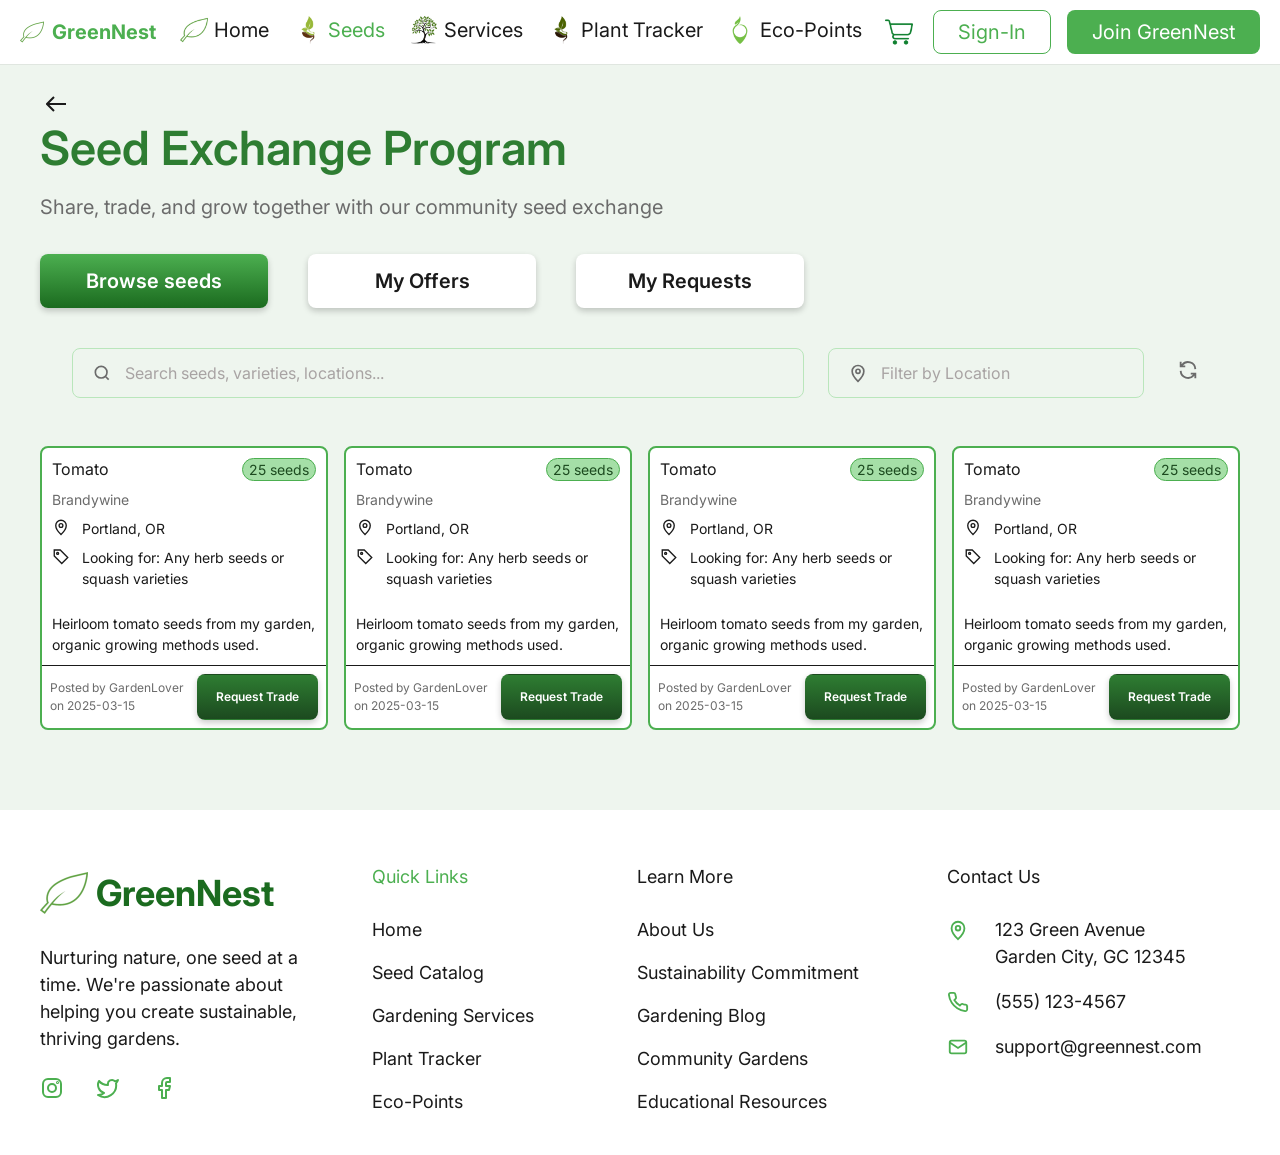
<file: seed-exchange.html>
<!DOCTYPE html>
<html lang="en">
<head>
  <meta charset="UTF-8">
  <meta name="viewport" content="width=device-width, initial-scale=1">
  <title>Seed Exchange Program — GreenNest</title>
  <link rel="preconnect" href="https://fonts.googleapis.com">
  <link rel="preconnect" href="https://fonts.gstatic.com" crossorigin>
  <link rel="stylesheet" href="https://fonts.googleapis.com/css2?family=Inter:wght@400;500;600;700&display=swap">
  <link rel="stylesheet" href="css/styles.css">
</head>
<body>
<header class="app-header">
  <div class="container app-header__inner">
    <a class="logo" href="index.html">
      <img class="logo__icon" src="img/icon-leaf.png" alt="" width="24" height="24">
      GreenNest
    </a>

    <input class="menu-toggle" type="checkbox" id="menu-toggle">

    <nav class="main-nav" aria-label="Основное меню">
      <ul class="main-nav__list">
        <li><a class="main-nav__link" href="index.html"><img class="main-nav__icon" src="img/icon-leaf.png" alt="" width="24" height="24">Home</a></li>
        <li><a class="main-nav__link main-nav__link--active" href="seeds.html" aria-current="page"><img class="main-nav__icon" src="img/icon-seedling.png" alt="" width="24" height="24">Seeds</a></li>
        <li><a class="main-nav__link" href="services.html"><img class="main-nav__icon" src="img/icon-tree.png" alt="" width="24" height="24">Services</a></li>
        <li><a class="main-nav__link" href="plant-tracker.html"><img class="main-nav__icon" src="img/icon-seed.png" alt="" width="24" height="24">Plant Tracker</a></li>
        <li><a class="main-nav__link" href="eco-points.html"><img class="main-nav__icon" src="img/icon-drop.png" alt="" width="24" height="24">Eco-Points</a></li>
      </ul>
    </nav>

    <div class="user-actions">
      <a class="cart-link" href="cart.html" aria-label="Корзина">
        <img src="img/icon-cart.png" alt="" width="28" height="28">
      </a>
      <a class="button button--outline" href="sign-in.html">Sign-In</a>
      <a class="button button--primary" href="sign-up.html">Join GreenNest</a>
    </div>

    <label class="menu-button" for="menu-toggle" aria-label="Открыть меню">
      <span class="menu-button__icon"></span>
    </label>
  </div>
</header>

<main class="app-page">
  <div class="container">
    <a class="back-link" href="seeds.html" aria-label="Назад"></a>
    <header class="page-heading">
      <h1 class="page-heading__title">Seed Exchange Program</h1>
      <p class="page-heading__subtitle">Share, trade, and grow together with our community seed exchange</p>
    </header>

    <nav class="tabs" aria-label="Разделы обмена">
      <a class="tabs__item tabs__item--active" href="#" aria-current="page">Browse seeds</a>
      <a class="tabs__item" href="#">My Offers</a>
      <a class="tabs__item" href="#">My Requests</a>
    </nav>

    <form class="exchange-search" role="search" action="#">
      <div class="search-field">
        <svg viewBox="0 0 24 24" aria-hidden="true"><circle cx="11" cy="11" r="7"/><path d="m20 20-3.5-3.5"/></svg>
        <label class="visually-hidden" for="exchange-query">Поиск</label>
        <input class="form__input" id="exchange-query" type="search" placeholder="Search seeds, varieties, locations...">
      </div>
      <div class="search-field">
        <svg viewBox="0 0 24 24" aria-hidden="true"><path d="M12 22s7-6.6 7-12a7 7 0 1 0-14 0c0 5.4 7 12 7 12z"/><circle cx="12" cy="10" r="2.5"/></svg>
        <label class="visually-hidden" for="exchange-location">Местоположение</label>
        <input class="form__input" id="exchange-location" type="text" placeholder="Filter by Location">
      </div>
      <button class="refresh-button" type="reset" aria-label="Сбросить фильтры"><svg viewBox="0 0 24 24" aria-hidden="true"><path d="M20 11a8 8 0 0 0-14.3-4.5L4 8M4 3v5h5M4 13a8 8 0 0 0 14.3 4.5L20 16M20 21v-5h-5"/></svg></button>
    </form>

    <ul class="offer-grid">
        <li>
          <article class="offer-card">
            <div class="offer-card__body">
              <div class="offer-card__head">
                <h2 class="offer-card__title">Tomato</h2>
                <span class="offer-card__count">25 seeds</span>
              </div>
              <p class="offer-card__variety">Brandywine</p>
              <ul class="offer-card__info">
                <li><svg viewBox="0 0 24 24" aria-hidden="true"><path d="M12 22s7-6.6 7-12a7 7 0 1 0-14 0c0 5.4 7 12 7 12z"/><circle cx="12" cy="10" r="2.5"/></svg><span>Portland, OR</span></li>
                <li><svg viewBox="0 0 24 24" aria-hidden="true"><path d="M3 12V4h8l10 10-8 8z"/><circle cx="7.5" cy="8.5" r="1.3"/></svg><span>Looking for: Any herb seeds or squash varieties</span></li>
              </ul>
              <p class="offer-card__note">Heirloom tomato seeds from my garden, organic growing methods used.</p>
            </div>
            <footer class="offer-card__footer">
              <p class="offer-card__author">Posted by GardenLover on <time datetime="2025-03-15">2025-03-15</time></p>
              <button class="button button--dark" type="button">Request Trade</button>
            </footer>
          </article>
        </li>
        <li>
          <article class="offer-card">
            <div class="offer-card__body">
              <div class="offer-card__head">
                <h2 class="offer-card__title">Tomato</h2>
                <span class="offer-card__count">25 seeds</span>
              </div>
              <p class="offer-card__variety">Brandywine</p>
              <ul class="offer-card__info">
                <li><svg viewBox="0 0 24 24" aria-hidden="true"><path d="M12 22s7-6.6 7-12a7 7 0 1 0-14 0c0 5.4 7 12 7 12z"/><circle cx="12" cy="10" r="2.5"/></svg><span>Portland, OR</span></li>
                <li><svg viewBox="0 0 24 24" aria-hidden="true"><path d="M3 12V4h8l10 10-8 8z"/><circle cx="7.5" cy="8.5" r="1.3"/></svg><span>Looking for: Any herb seeds or squash varieties</span></li>
              </ul>
              <p class="offer-card__note">Heirloom tomato seeds from my garden, organic growing methods used.</p>
            </div>
            <footer class="offer-card__footer">
              <p class="offer-card__author">Posted by GardenLover on <time datetime="2025-03-15">2025-03-15</time></p>
              <button class="button button--dark" type="button">Request Trade</button>
            </footer>
          </article>
        </li>
        <li>
          <article class="offer-card">
            <div class="offer-card__body">
              <div class="offer-card__head">
                <h2 class="offer-card__title">Tomato</h2>
                <span class="offer-card__count">25 seeds</span>
              </div>
              <p class="offer-card__variety">Brandywine</p>
              <ul class="offer-card__info">
                <li><svg viewBox="0 0 24 24" aria-hidden="true"><path d="M12 22s7-6.6 7-12a7 7 0 1 0-14 0c0 5.4 7 12 7 12z"/><circle cx="12" cy="10" r="2.5"/></svg><span>Portland, OR</span></li>
                <li><svg viewBox="0 0 24 24" aria-hidden="true"><path d="M3 12V4h8l10 10-8 8z"/><circle cx="7.5" cy="8.5" r="1.3"/></svg><span>Looking for: Any herb seeds or squash varieties</span></li>
              </ul>
              <p class="offer-card__note">Heirloom tomato seeds from my garden, organic growing methods used.</p>
            </div>
            <footer class="offer-card__footer">
              <p class="offer-card__author">Posted by GardenLover on <time datetime="2025-03-15">2025-03-15</time></p>
              <button class="button button--dark" type="button">Request Trade</button>
            </footer>
          </article>
        </li>
        <li>
          <article class="offer-card">
            <div class="offer-card__body">
              <div class="offer-card__head">
                <h2 class="offer-card__title">Tomato</h2>
                <span class="offer-card__count">25 seeds</span>
              </div>
              <p class="offer-card__variety">Brandywine</p>
              <ul class="offer-card__info">
                <li><svg viewBox="0 0 24 24" aria-hidden="true"><path d="M12 22s7-6.6 7-12a7 7 0 1 0-14 0c0 5.4 7 12 7 12z"/><circle cx="12" cy="10" r="2.5"/></svg><span>Portland, OR</span></li>
                <li><svg viewBox="0 0 24 24" aria-hidden="true"><path d="M3 12V4h8l10 10-8 8z"/><circle cx="7.5" cy="8.5" r="1.3"/></svg><span>Looking for: Any herb seeds or squash varieties</span></li>
              </ul>
              <p class="offer-card__note">Heirloom tomato seeds from my garden, organic growing methods used.</p>
            </div>
            <footer class="offer-card__footer">
              <p class="offer-card__author">Posted by GardenLover on <time datetime="2025-03-15">2025-03-15</time></p>
              <button class="button button--dark" type="button">Request Trade</button>
            </footer>
          </article>
        </li>
    </ul>
  </div>
</main>

<footer class="app-footer">
  <div class="container app-footer__grid">
    <section class="app-footer__about">
      <a class="logo" href="index.html">
        <img class="logo__icon" src="img/icon-leaf.png" alt="" width="48" height="48">
        GreenNest
      </a>
      <p class="app-footer__text">Nurturing nature, one seed at a time. We're passionate about helping you create sustainable, thriving gardens.</p>
      <ul class="social-links" aria-label="GreenNest в соцсетях">
        <li><a class="social-links__link" href="#" aria-label="Instagram"><svg viewBox="0 0 24 24"><rect x="3" y="3" width="18" height="18" rx="5"/><circle cx="12" cy="12" r="4"/><circle cx="17.5" cy="6.5" r=".5"/></svg></a></li>
        <li><a class="social-links__link" href="#" aria-label="Twitter"><svg viewBox="0 0 24 24"><path d="M22 4s-.7 2.1-2 3.4c1.6 10-9.4 17.3-18 11.6 2.2.1 4.4-.6 6-2C3 15.5.5 9.6 3 5c2.2 2.6 5.6 4.1 9 4-.9-4.2 4-6.6 7-3.8 1.1 0 3-1.2 3-1.2z"/></svg></a></li>
        <li><a class="social-links__link" href="#" aria-label="Facebook"><svg viewBox="0 0 24 24"><path d="M18 2h-3a5 5 0 0 0-5 5v3H7v4h3v8h4v-8h3l1-4h-4V7a1 1 0 0 1 1-1h3z"/></svg></a></li>
      </ul>
    </section>

    <nav class="footer-links" aria-labelledby="footer-quick">
      <h2 class="footer-links__title footer-links__title--accent" id="footer-quick">Quick Links</h2>
      <ul class="footer-links__list">
        <li><a href="index.html">Home</a></li>
        <li><a href="seeds.html">Seed Catalog</a></li>
        <li><a href="services.html">Gardening Services</a></li>
        <li><a href="plant-tracker.html">Plant Tracker</a></li>
        <li><a href="eco-points.html">Eco-Points</a></li>
      </ul>
    </nav>

    <nav class="footer-links" aria-labelledby="footer-learn">
      <h2 class="footer-links__title" id="footer-learn">Learn More</h2>
      <ul class="footer-links__list">
        <li><a href="#">About Us</a></li>
        <li><a href="#">Sustainability Commitment</a></li>
        <li><a href="#">Gardening Blog</a></li>
        <li><a href="#">Community Gardens</a></li>
        <li><a href="#">Educational Resources</a></li>
      </ul>
    </nav>

    <section class="footer-links" aria-labelledby="footer-contacts">
      <h2 class="footer-links__title" id="footer-contacts">Contact Us</h2>
      <address class="contact-list">
        <p class="contact-list__item"><svg viewBox="0 0 24 24" aria-hidden="true"><path d="M12 22s7-6.6 7-12a7 7 0 1 0-14 0c0 5.4 7 12 7 12z"/><circle cx="12" cy="10" r="2.5"/></svg><span>123 Green Avenue<br>Garden City, GC 12345</span></p>
        <p class="contact-list__item"><svg viewBox="0 0 24 24" aria-hidden="true"><path d="M22 16.9v3a2 2 0 0 1-2.2 2 19.8 19.8 0 0 1-8.6-3.1 19.5 19.5 0 0 1-6-6A19.8 19.8 0 0 1 2.1 4.2 2 2 0 0 1 4.1 2h3a2 2 0 0 1 2 1.7c.1 1 .4 1.9.7 2.8a2 2 0 0 1-.5 2.1L8 9.9a16 16 0 0 0 6 6l1.3-1.3a2 2 0 0 1 2.1-.4c.9.3 1.8.6 2.8.7a2 2 0 0 1 1.7 2z"/></svg><a href="tel:+15551234567">(555) 123-4567</a></p>
        <p class="contact-list__item"><svg viewBox="0 0 24 24" aria-hidden="true"><rect x="3" y="5" width="18" height="14" rx="2"/><path d="m3 7 9 6 9-6"/></svg><a href="mailto:support@greennest.com">support@greennest.com</a></p>
      </address>
    </section>
  </div>
</footer>

</body>
</html>
</file>
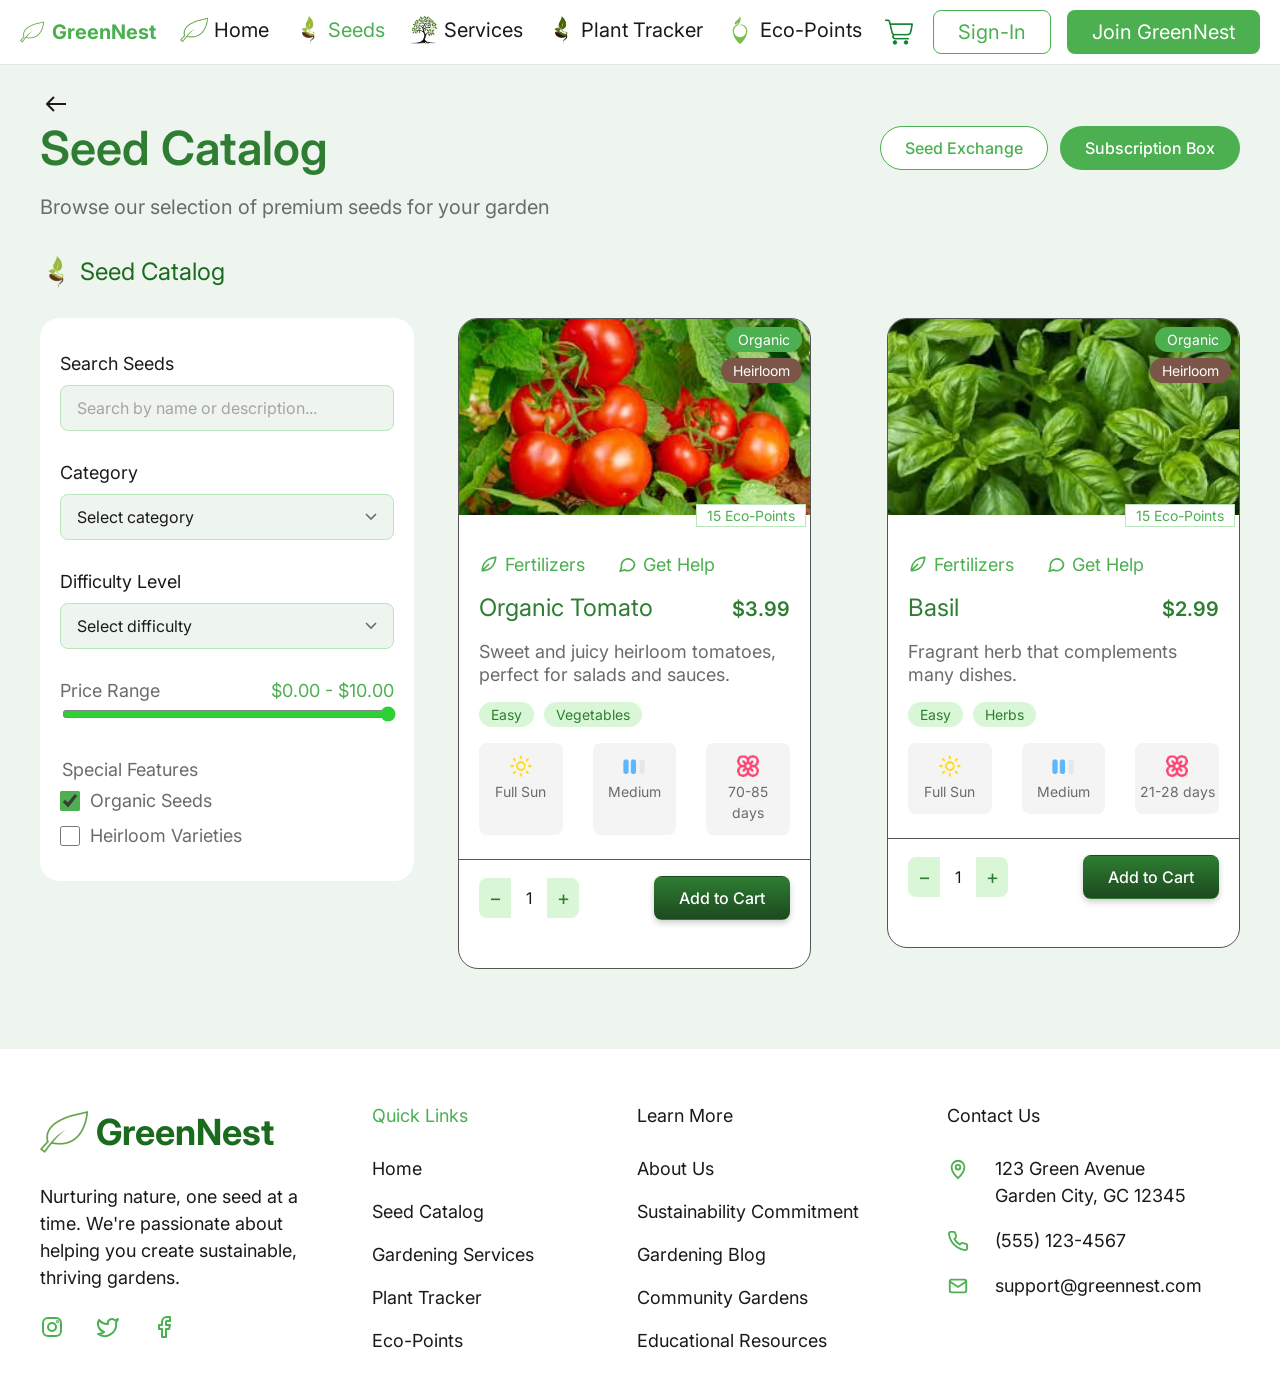
<file: seeds.html>
<!DOCTYPE html>
<html lang="en">
<head>
  <meta charset="UTF-8">
  <meta name="viewport" content="width=device-width, initial-scale=1">
  <title>Seed Catalog — GreenNest</title>
  <link rel="preconnect" href="https://fonts.googleapis.com">
  <link rel="preconnect" href="https://fonts.gstatic.com" crossorigin>
  <link rel="stylesheet" href="https://fonts.googleapis.com/css2?family=Inter:wght@400;500;600;700&display=swap">
  <link rel="stylesheet" href="css/styles.css">
</head>
<body>
<header class="app-header">
  <div class="container app-header__inner">
    <a class="logo" href="index.html">
      <img class="logo__icon" src="img/icon-leaf.png" alt="" width="24" height="24">
      GreenNest
    </a>

    <input class="menu-toggle" type="checkbox" id="menu-toggle">

    <nav class="main-nav" aria-label="Основное меню">
      <ul class="main-nav__list">
        <li><a class="main-nav__link" href="index.html"><img class="main-nav__icon" src="img/icon-leaf.png" alt="" width="24" height="24">Home</a></li>
        <li><a class="main-nav__link main-nav__link--active" href="seeds.html" aria-current="page"><img class="main-nav__icon" src="img/icon-seedling.png" alt="" width="24" height="24">Seeds</a></li>
        <li><a class="main-nav__link" href="services.html"><img class="main-nav__icon" src="img/icon-tree.png" alt="" width="24" height="24">Services</a></li>
        <li><a class="main-nav__link" href="plant-tracker.html"><img class="main-nav__icon" src="img/icon-seed.png" alt="" width="24" height="24">Plant Tracker</a></li>
        <li><a class="main-nav__link" href="eco-points.html"><img class="main-nav__icon" src="img/icon-drop.png" alt="" width="24" height="24">Eco-Points</a></li>
      </ul>
    </nav>

    <div class="user-actions">
      <a class="cart-link" href="cart.html" aria-label="Корзина">
        <img src="img/icon-cart.png" alt="" width="28" height="28">
      </a>
      <a class="button button--outline" href="sign-in.html">Sign-In</a>
      <a class="button button--primary" href="sign-up.html">Join GreenNest</a>
    </div>

    <label class="menu-button" for="menu-toggle" aria-label="Открыть меню">
      <span class="menu-button__icon"></span>
    </label>
  </div>
</header>

<main class="app-page">
  <div class="container">
    <a class="back-link" href="index.html" aria-label="Назад"></a>
    <header class="page-heading">
      <h1 class="page-heading__title">Seed Catalog</h1>
      <div class="page-heading__actions">
        <a class="button button--outline button--pill" href="seed-exchange.html">Seed Exchange</a>
        <a class="button button--primary button--pill" href="subscription.html">Subscription Box</a>
      </div>
      <p class="page-heading__subtitle">Browse our selection of premium seeds for your garden</p>
    </header>

    <p class="catalog__label"><img src="img/icon-seedling.png" alt="" width="32" height="32">Seed Catalog</p>

    <div class="catalog">
      <form class="catalog-filters" action="#" aria-label="Фильтры каталога">
        <div class="form__field">
          <label class="form__label" for="seed-search">Search Seeds</label>
          <input class="form__input" id="seed-search" type="search" placeholder="Search by name or description...">
        </div>
        <div class="form__field">
          <label class="form__label" for="seed-category">Category</label>
          <select class="form__input" id="seed-category">
            <option>Select category</option>
            <option>Vegetables</option>
            <option>Herbs</option>
            <option>Flowers</option>
          </select>
        </div>
        <div class="form__field">
          <label class="form__label" for="seed-difficulty">Difficulty Level</label>
          <select class="form__input" id="seed-difficulty">
            <option>Select difficulty</option>
            <option>Easy</option>
            <option>Moderate</option>
            <option>Expert</option>
          </select>
        </div>
        <div class="filter-range">
          <div class="filter-range__head">
            <label for="seed-price">Price Range</label>
            <output class="filter-range__value" for="seed-price">$0.00 - $10.00</output>
          </div>
          <input id="seed-price" type="range" min="0" max="10" value="10">
        </div>
        <fieldset class="filter-options">
          <legend class="filter-options__title">Special Features</legend>
          <label class="radio-option"><input type="checkbox" name="feature" checked>Organic Seeds</label>
          <label class="radio-option"><input type="checkbox" name="feature">Heirloom Varieties</label>
        </fieldset>
      </form>

      <ul class="product-grid">
        <li>
          <article class="seed-card">
            <div class="seed-card__media">
              <img class="seed-card__image" src="img/seed-tomato.jpg" alt="Спелые томаты на кусте" width="800" height="445" loading="lazy">
              <div class="seed-card__labels">
                <span class="tag tag--solid">Organic</span>
                <span class="tag tag--brown">Heirloom</span>
              </div>
              <span class="seed-card__points">15 Eco-Points</span>
            </div>
            <div class="seed-card__body">
              <div class="seed-card__links">
                <a href="fertilizers.html"><svg viewBox="0 0 24 24" aria-hidden="true"><path d="M4 20c0-9 6-15 16-16-1 10-7 16-16 16zM4 20l8-8"/></svg>Fertilizers</a>
                <a href="index.html#hero-title"><svg viewBox="0 0 24 24" aria-hidden="true"><path d="M21 12a8 8 0 0 1-11.6 7.1L4 20.5l1.4-4.9A8 8 0 1 1 21 12z"/></svg>Get Help</a>
              </div>
              <div class="seed-card__head">
                <h2 class="seed-card__title">Organic Tomato</h2>
                <p class="seed-card__price">$3.99</p>
              </div>
              <p class="seed-card__description">Sweet and juicy heirloom tomatoes, perfect for salads and sauces.</p>
              <ul class="seed-card__tags">
                <li class="tag">Easy</li>
                <li class="tag">Vegetables</li>
              </ul>
              <ul class="care-list" aria-label="Условия выращивания">
                <li class="care-list__item"><img src="img/care-sun.png" alt="" width="22" height="22">Full Sun</li>
                <li class="care-list__item"><img src="img/care-water.png" alt="" width="22" height="22">Medium</li>
                <li class="care-list__item"><img src="img/care-days.png" alt="" width="22" height="22">70-85 days</li>
              </ul>
            </div>
            <footer class="seed-card__footer">
              <div class="quantity">
                <button class="quantity__button" type="button" aria-label="Уменьшить количество">−</button>
                <input class="quantity__input" type="text" value="1" aria-label="Количество" inputmode="numeric">
                <button class="quantity__button" type="button" aria-label="Увеличить количество">+</button>
              </div>
              <button class="button button--dark" type="button">Add to Cart</button>
            </footer>
          </article>
        </li>
        <li>
          <article class="seed-card">
            <div class="seed-card__media">
              <img class="seed-card__image" src="img/seed-basil.jpg" alt="Листья базилика" width="800" height="445" loading="lazy">
              <div class="seed-card__labels">
                <span class="tag tag--solid">Organic</span>
                <span class="tag tag--brown">Heirloom</span>
              </div>
              <span class="seed-card__points">15 Eco-Points</span>
            </div>
            <div class="seed-card__body">
              <div class="seed-card__links">
                <a href="fertilizers.html"><svg viewBox="0 0 24 24" aria-hidden="true"><path d="M4 20c0-9 6-15 16-16-1 10-7 16-16 16zM4 20l8-8"/></svg>Fertilizers</a>
                <a href="index.html#hero-title"><svg viewBox="0 0 24 24" aria-hidden="true"><path d="M21 12a8 8 0 0 1-11.6 7.1L4 20.5l1.4-4.9A8 8 0 1 1 21 12z"/></svg>Get Help</a>
              </div>
              <div class="seed-card__head">
                <h2 class="seed-card__title">Basil</h2>
                <p class="seed-card__price">$2.99</p>
              </div>
              <p class="seed-card__description">Fragrant herb that complements many dishes.</p>
              <ul class="seed-card__tags">
                <li class="tag">Easy</li>
                <li class="tag">Herbs</li>
              </ul>
              <ul class="care-list" aria-label="Условия выращивания">
                <li class="care-list__item"><img src="img/care-sun.png" alt="" width="22" height="22">Full Sun</li>
                <li class="care-list__item"><img src="img/care-water.png" alt="" width="22" height="22">Medium</li>
                <li class="care-list__item"><img src="img/care-days.png" alt="" width="22" height="22">21-28 days</li>
              </ul>
            </div>
            <footer class="seed-card__footer">
              <div class="quantity">
                <button class="quantity__button" type="button" aria-label="Уменьшить количество">−</button>
                <input class="quantity__input" type="text" value="1" aria-label="Количество" inputmode="numeric">
                <button class="quantity__button" type="button" aria-label="Увеличить количество">+</button>
              </div>
              <button class="button button--dark" type="button">Add to Cart</button>
            </footer>
          </article>
        </li>
      </ul>
    </div>
  </div>
</main>

<footer class="app-footer">
  <div class="container app-footer__grid">
    <section class="app-footer__about">
      <a class="logo" href="index.html">
        <img class="logo__icon" src="img/icon-leaf.png" alt="" width="48" height="48">
        GreenNest
      </a>
      <p class="app-footer__text">Nurturing nature, one seed at a time. We're passionate about helping you create sustainable, thriving gardens.</p>
      <ul class="social-links" aria-label="GreenNest в соцсетях">
        <li><a class="social-links__link" href="#" aria-label="Instagram"><svg viewBox="0 0 24 24"><rect x="3" y="3" width="18" height="18" rx="5"/><circle cx="12" cy="12" r="4"/><circle cx="17.5" cy="6.5" r=".5"/></svg></a></li>
        <li><a class="social-links__link" href="#" aria-label="Twitter"><svg viewBox="0 0 24 24"><path d="M22 4s-.7 2.1-2 3.4c1.6 10-9.4 17.3-18 11.6 2.2.1 4.4-.6 6-2C3 15.5.5 9.6 3 5c2.2 2.6 5.6 4.1 9 4-.9-4.2 4-6.6 7-3.8 1.1 0 3-1.2 3-1.2z"/></svg></a></li>
        <li><a class="social-links__link" href="#" aria-label="Facebook"><svg viewBox="0 0 24 24"><path d="M18 2h-3a5 5 0 0 0-5 5v3H7v4h3v8h4v-8h3l1-4h-4V7a1 1 0 0 1 1-1h3z"/></svg></a></li>
      </ul>
    </section>

    <nav class="footer-links" aria-labelledby="footer-quick">
      <h2 class="footer-links__title footer-links__title--accent" id="footer-quick">Quick Links</h2>
      <ul class="footer-links__list">
        <li><a href="index.html">Home</a></li>
        <li><a href="seeds.html">Seed Catalog</a></li>
        <li><a href="services.html">Gardening Services</a></li>
        <li><a href="plant-tracker.html">Plant Tracker</a></li>
        <li><a href="eco-points.html">Eco-Points</a></li>
      </ul>
    </nav>

    <nav class="footer-links" aria-labelledby="footer-learn">
      <h2 class="footer-links__title" id="footer-learn">Learn More</h2>
      <ul class="footer-links__list">
        <li><a href="#">About Us</a></li>
        <li><a href="#">Sustainability Commitment</a></li>
        <li><a href="#">Gardening Blog</a></li>
        <li><a href="#">Community Gardens</a></li>
        <li><a href="#">Educational Resources</a></li>
      </ul>
    </nav>

    <section class="footer-links" aria-labelledby="footer-contacts">
      <h2 class="footer-links__title" id="footer-contacts">Contact Us</h2>
      <address class="contact-list">
        <p class="contact-list__item"><svg viewBox="0 0 24 24" aria-hidden="true"><path d="M12 22s7-6.6 7-12a7 7 0 1 0-14 0c0 5.4 7 12 7 12z"/><circle cx="12" cy="10" r="2.5"/></svg><span>123 Green Avenue<br>Garden City, GC 12345</span></p>
        <p class="contact-list__item"><svg viewBox="0 0 24 24" aria-hidden="true"><path d="M22 16.9v3a2 2 0 0 1-2.2 2 19.8 19.8 0 0 1-8.6-3.1 19.5 19.5 0 0 1-6-6A19.8 19.8 0 0 1 2.1 4.2 2 2 0 0 1 4.1 2h3a2 2 0 0 1 2 1.7c.1 1 .4 1.9.7 2.8a2 2 0 0 1-.5 2.1L8 9.9a16 16 0 0 0 6 6l1.3-1.3a2 2 0 0 1 2.1-.4c.9.3 1.8.6 2.8.7a2 2 0 0 1 1.7 2z"/></svg><a href="tel:+15551234567">(555) 123-4567</a></p>
        <p class="contact-list__item"><svg viewBox="0 0 24 24" aria-hidden="true"><rect x="3" y="5" width="18" height="14" rx="2"/><path d="m3 7 9 6 9-6"/></svg><a href="mailto:support@greennest.com">support@greennest.com</a></p>
      </address>
    </section>
  </div>
</footer>

</body>
</html>
</file>
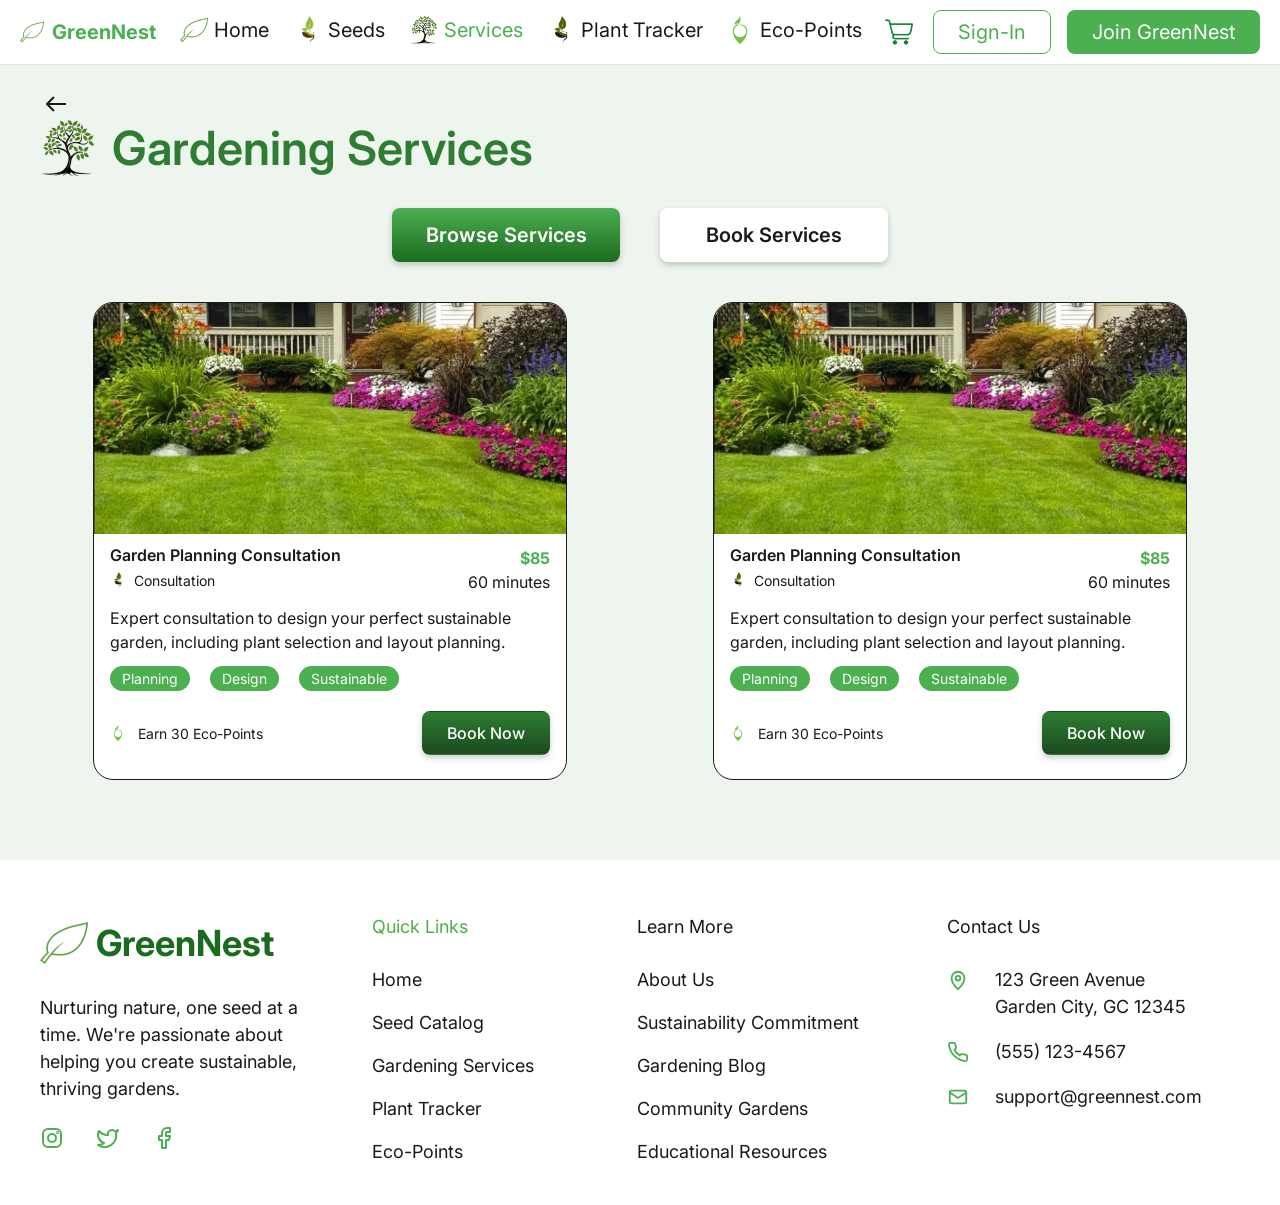
<file: services.html>
<!DOCTYPE html>
<html lang="en">
<head>
  <meta charset="UTF-8">
  <meta name="viewport" content="width=device-width, initial-scale=1">
  <title>Gardening Services — GreenNest</title>
  <link rel="preconnect" href="https://fonts.googleapis.com">
  <link rel="preconnect" href="https://fonts.gstatic.com" crossorigin>
  <link rel="stylesheet" href="https://fonts.googleapis.com/css2?family=Inter:wght@400;500;600;700&display=swap">
  <link rel="stylesheet" href="css/styles.css">
</head>
<body>
<header class="app-header">
  <div class="container app-header__inner">
    <a class="logo" href="index.html">
      <img class="logo__icon" src="img/icon-leaf.png" alt="" width="24" height="24">
      GreenNest
    </a>

    <input class="menu-toggle" type="checkbox" id="menu-toggle">

    <nav class="main-nav" aria-label="Основное меню">
      <ul class="main-nav__list">
        <li><a class="main-nav__link" href="index.html"><img class="main-nav__icon" src="img/icon-leaf.png" alt="" width="24" height="24">Home</a></li>
        <li><a class="main-nav__link" href="seeds.html"><img class="main-nav__icon" src="img/icon-seedling.png" alt="" width="24" height="24">Seeds</a></li>
        <li><a class="main-nav__link main-nav__link--active" href="services.html" aria-current="page"><img class="main-nav__icon" src="img/icon-tree.png" alt="" width="24" height="24">Services</a></li>
        <li><a class="main-nav__link" href="plant-tracker.html"><img class="main-nav__icon" src="img/icon-seed.png" alt="" width="24" height="24">Plant Tracker</a></li>
        <li><a class="main-nav__link" href="eco-points.html"><img class="main-nav__icon" src="img/icon-drop.png" alt="" width="24" height="24">Eco-Points</a></li>
      </ul>
    </nav>

    <div class="user-actions">
      <a class="cart-link" href="cart.html" aria-label="Корзина">
        <img src="img/icon-cart.png" alt="" width="28" height="28">
      </a>
      <a class="button button--outline" href="sign-in.html">Sign-In</a>
      <a class="button button--primary" href="sign-up.html">Join GreenNest</a>
    </div>

    <label class="menu-button" for="menu-toggle" aria-label="Открыть меню">
      <span class="menu-button__icon"></span>
    </label>
  </div>
</header>

<main class="app-page">
  <div class="container">
    <a class="back-link" href="index.html" aria-label="Назад"></a>
    <header class="page-heading">
      <h1 class="page-heading__title"><img class="page-heading__icon" src="img/icon-tree.png" alt="" width="64" height="64">Gardening Services</h1>
    </header>

    <nav class="tabs tabs--center" aria-label="Разделы услуг">
      <a class="tabs__item tabs__item--active" href="services.html" aria-current="page">Browse Services</a>
      <a class="tabs__item" href="book-service.html">Book Services</a>
    </nav>

    <ul class="service-grid">
      <li>
        <article class="service-card">
          <img class="service-card__image" src="img/service-garden.jpg" alt="Ухоженный сад с газоном и клумбами" width="960" height="598" loading="lazy">
          <div class="service-card__body">
            <div class="service-card__head">
              <div>
                <h2 class="service-card__title">Garden Planning Consultation</h2>
                <p class="service-card__type"><img src="img/icon-seed.png" alt="" width="16" height="16">Consultation</p>
              </div>
              <p class="service-card__price"><strong>$85</strong>60 minutes</p>
            </div>
            <p>Expert consultation to design your perfect sustainable garden, including plant selection and layout planning.</p>
            <ul class="service-card__tags">
              <li class="tag tag--solid">Planning</li>
              <li class="tag tag--solid">Design</li>
              <li class="tag tag--solid">Sustainable</li>
            </ul>
            <div class="service-card__footer">
              <p class="service-card__points"><img src="img/icon-drop.png" alt="" width="16" height="16">Earn 30 Eco-Points</p>
              <a class="button button--dark" href="book-service.html">Book Now</a>
            </div>
          </div>
        </article>
      </li>
      <li>
        <article class="service-card">
          <img class="service-card__image" src="img/service-garden.jpg" alt="Ухоженный сад с газоном и клумбами" width="960" height="598" loading="lazy">
          <div class="service-card__body">
            <div class="service-card__head">
              <div>
                <h2 class="service-card__title">Garden Planning Consultation</h2>
                <p class="service-card__type"><img src="img/icon-seed.png" alt="" width="16" height="16">Consultation</p>
              </div>
              <p class="service-card__price"><strong>$85</strong>60 minutes</p>
            </div>
            <p>Expert consultation to design your perfect sustainable garden, including plant selection and layout planning.</p>
            <ul class="service-card__tags">
              <li class="tag tag--solid">Planning</li>
              <li class="tag tag--solid">Design</li>
              <li class="tag tag--solid">Sustainable</li>
            </ul>
            <div class="service-card__footer">
              <p class="service-card__points"><img src="img/icon-drop.png" alt="" width="16" height="16">Earn 30 Eco-Points</p>
              <a class="button button--dark" href="book-service.html">Book Now</a>
            </div>
          </div>
        </article>
      </li>
    </ul>
  </div>
</main>

<footer class="app-footer">
  <div class="container app-footer__grid">
    <section class="app-footer__about">
      <a class="logo" href="index.html">
        <img class="logo__icon" src="img/icon-leaf.png" alt="" width="48" height="48">
        GreenNest
      </a>
      <p class="app-footer__text">Nurturing nature, one seed at a time. We're passionate about helping you create sustainable, thriving gardens.</p>
      <ul class="social-links" aria-label="GreenNest в соцсетях">
        <li><a class="social-links__link" href="#" aria-label="Instagram"><svg viewBox="0 0 24 24"><rect x="3" y="3" width="18" height="18" rx="5"/><circle cx="12" cy="12" r="4"/><circle cx="17.5" cy="6.5" r=".5"/></svg></a></li>
        <li><a class="social-links__link" href="#" aria-label="Twitter"><svg viewBox="0 0 24 24"><path d="M22 4s-.7 2.1-2 3.4c1.6 10-9.4 17.3-18 11.6 2.2.1 4.4-.6 6-2C3 15.5.5 9.6 3 5c2.2 2.6 5.6 4.1 9 4-.9-4.2 4-6.6 7-3.8 1.1 0 3-1.2 3-1.2z"/></svg></a></li>
        <li><a class="social-links__link" href="#" aria-label="Facebook"><svg viewBox="0 0 24 24"><path d="M18 2h-3a5 5 0 0 0-5 5v3H7v4h3v8h4v-8h3l1-4h-4V7a1 1 0 0 1 1-1h3z"/></svg></a></li>
      </ul>
    </section>

    <nav class="footer-links" aria-labelledby="footer-quick">
      <h2 class="footer-links__title footer-links__title--accent" id="footer-quick">Quick Links</h2>
      <ul class="footer-links__list">
        <li><a href="index.html">Home</a></li>
        <li><a href="seeds.html">Seed Catalog</a></li>
        <li><a href="services.html">Gardening Services</a></li>
        <li><a href="plant-tracker.html">Plant Tracker</a></li>
        <li><a href="eco-points.html">Eco-Points</a></li>
      </ul>
    </nav>

    <nav class="footer-links" aria-labelledby="footer-learn">
      <h2 class="footer-links__title" id="footer-learn">Learn More</h2>
      <ul class="footer-links__list">
        <li><a href="#">About Us</a></li>
        <li><a href="#">Sustainability Commitment</a></li>
        <li><a href="#">Gardening Blog</a></li>
        <li><a href="#">Community Gardens</a></li>
        <li><a href="#">Educational Resources</a></li>
      </ul>
    </nav>

    <section class="footer-links" aria-labelledby="footer-contacts">
      <h2 class="footer-links__title" id="footer-contacts">Contact Us</h2>
      <address class="contact-list">
        <p class="contact-list__item"><svg viewBox="0 0 24 24" aria-hidden="true"><path d="M12 22s7-6.6 7-12a7 7 0 1 0-14 0c0 5.4 7 12 7 12z"/><circle cx="12" cy="10" r="2.5"/></svg><span>123 Green Avenue<br>Garden City, GC 12345</span></p>
        <p class="contact-list__item"><svg viewBox="0 0 24 24" aria-hidden="true"><path d="M22 16.9v3a2 2 0 0 1-2.2 2 19.8 19.8 0 0 1-8.6-3.1 19.5 19.5 0 0 1-6-6A19.8 19.8 0 0 1 2.1 4.2 2 2 0 0 1 4.1 2h3a2 2 0 0 1 2 1.7c.1 1 .4 1.9.7 2.8a2 2 0 0 1-.5 2.1L8 9.9a16 16 0 0 0 6 6l1.3-1.3a2 2 0 0 1 2.1-.4c.9.3 1.8.6 2.8.7a2 2 0 0 1 1.7 2z"/></svg><a href="tel:+15551234567">(555) 123-4567</a></p>
        <p class="contact-list__item"><svg viewBox="0 0 24 24" aria-hidden="true"><rect x="3" y="5" width="18" height="14" rx="2"/><path d="m3 7 9 6 9-6"/></svg><a href="mailto:support@greennest.com">support@greennest.com</a></p>
      </address>
    </section>
  </div>
</footer>

</body>
</html>
</file>
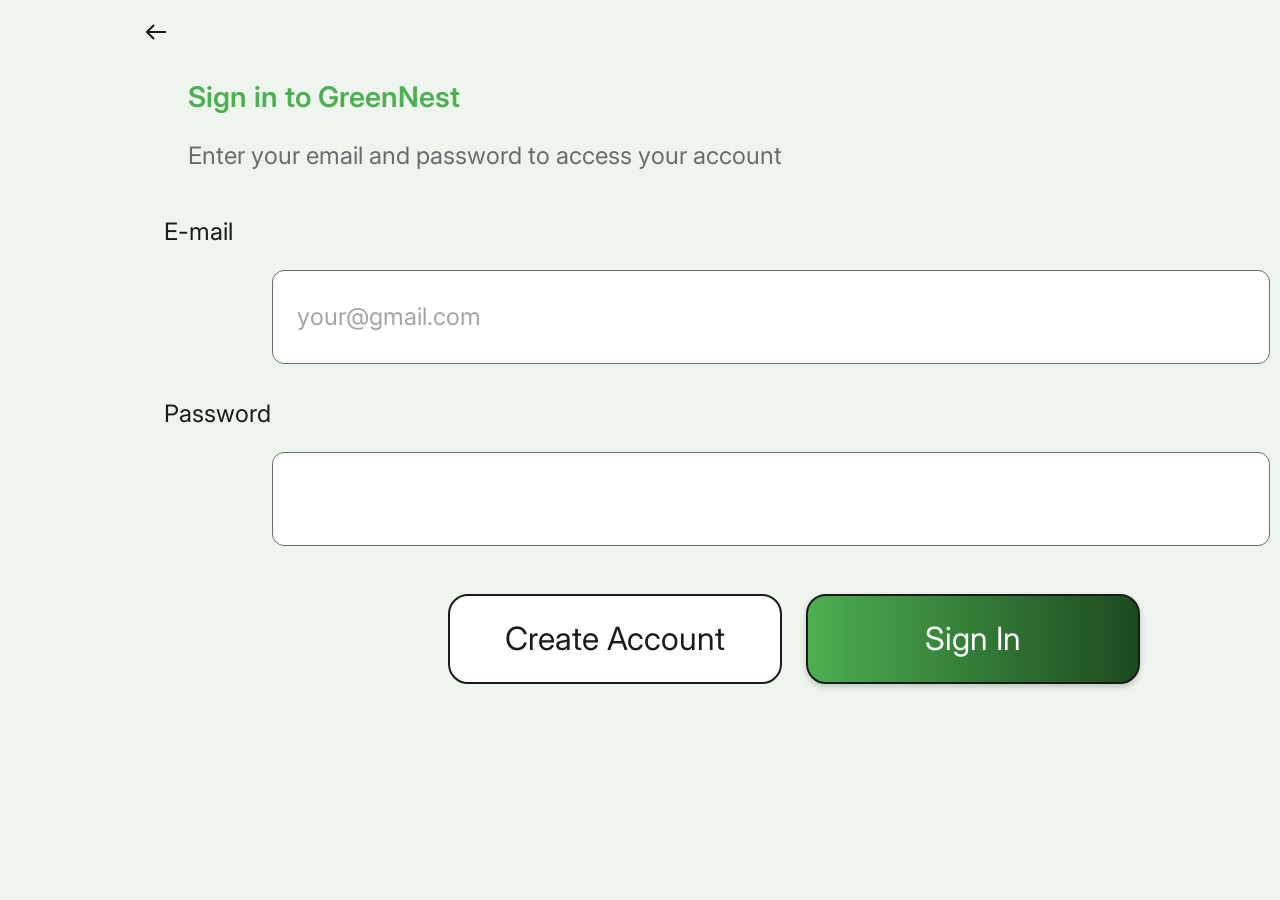
<file: sign-in.html>
<!DOCTYPE html>
<html lang="en">
<head>
  <meta charset="UTF-8">
  <meta name="viewport" content="width=device-width, initial-scale=1">
  <title>Sign In — GreenNest</title>
  <link rel="preconnect" href="https://fonts.googleapis.com">
  <link rel="preconnect" href="https://fonts.gstatic.com" crossorigin>
  <link rel="stylesheet" href="https://fonts.googleapis.com/css2?family=Inter:wght@400;500;600;700&display=swap">
  <link rel="stylesheet" href="css/styles.css">
</head>
<body>
<main class="auth-page">
  <div class="container auth-card">
    <a class="back-link" href="index.html" aria-label="Назад"></a>
    <h1 class="auth-card__title">Sign in to GreenNest</h1>
    <p class="auth-card__subtitle">Enter your email and password to access your account</p>
    <form class="auth-form" action="#">
      <div class="form__field">
        <label class="form__label" for="signin-email">E-mail</label>
        <input class="form__input form__input--white" id="signin-email" type="email" autocomplete="email" placeholder="your@gmail.com">
      </div>
      <div class="form__field">
        <label class="form__label" for="signin-password">Password</label>
        <input class="form__input form__input--white" id="signin-password" type="password" autocomplete="current-password">
      </div>
      <div class="form__actions">
        <a class="button button--outline-dark" href="sign-up.html">Create Account</a>
        <button class="button button--gradient" type="submit">Sign In</button>
      </div>
    </form>
  </div>
</main>

</body>
</html>
</file>
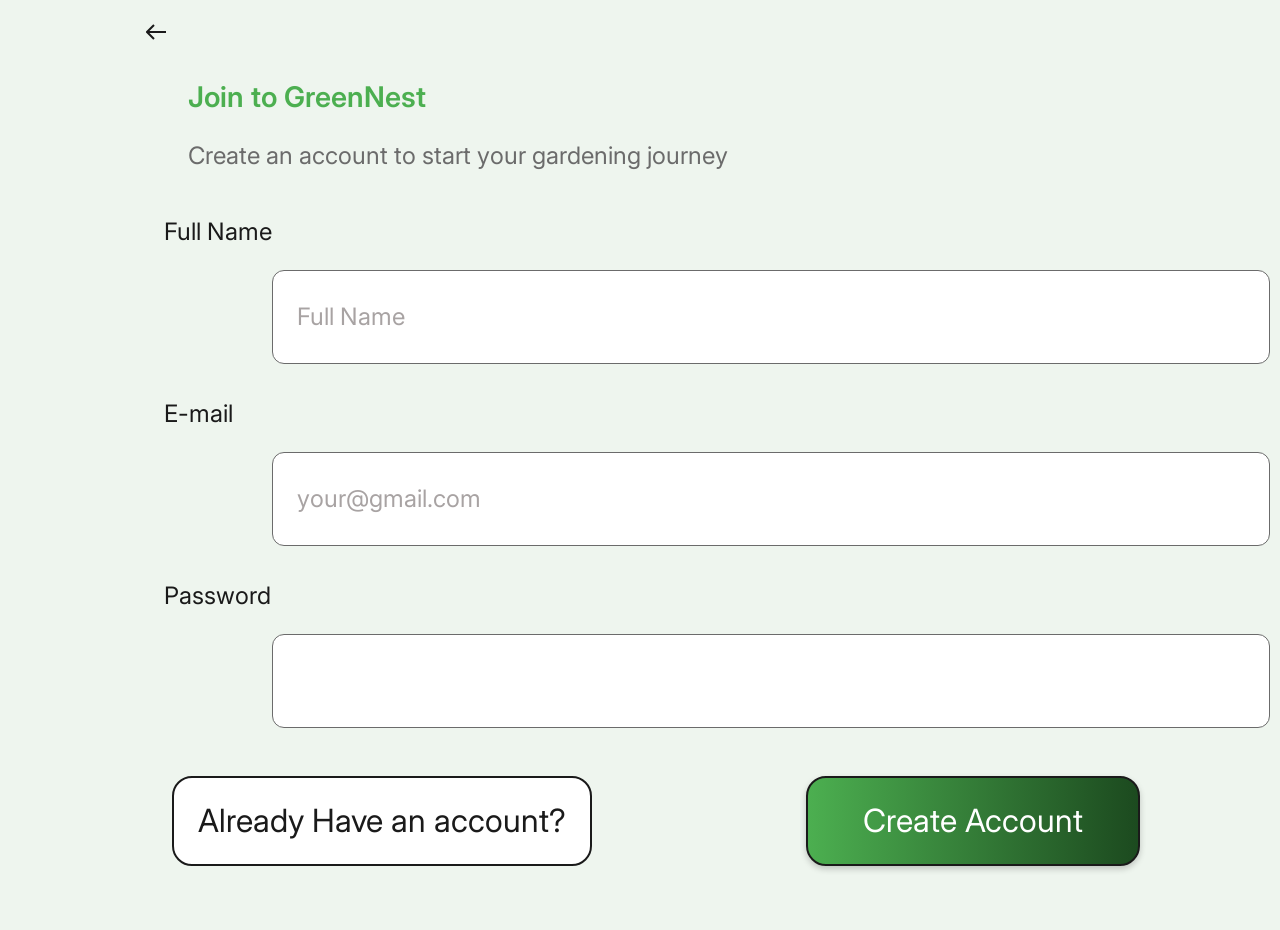
<file: sign-up.html>
<!DOCTYPE html>
<html lang="en">
<head>
  <meta charset="UTF-8">
  <meta name="viewport" content="width=device-width, initial-scale=1">
  <title>Join GreenNest — GreenNest</title>
  <link rel="preconnect" href="https://fonts.googleapis.com">
  <link rel="preconnect" href="https://fonts.gstatic.com" crossorigin>
  <link rel="stylesheet" href="https://fonts.googleapis.com/css2?family=Inter:wght@400;500;600;700&display=swap">
  <link rel="stylesheet" href="css/styles.css">
</head>
<body>
<main class="auth-page">
  <div class="container auth-card">
    <a class="back-link" href="index.html" aria-label="Назад"></a>
    <h1 class="auth-card__title">Join to GreenNest</h1>
    <p class="auth-card__subtitle">Create an account to start your gardening journey</p>
    <form class="auth-form" action="#">
      <div class="form__field">
        <label class="form__label" for="signup-name">Full Name</label>
        <input class="form__input form__input--white" id="signup-name" type="text" autocomplete="name" placeholder="Full Name">
      </div>
      <div class="form__field">
        <label class="form__label" for="signup-email">E-mail</label>
        <input class="form__input form__input--white" id="signup-email" type="email" autocomplete="email" placeholder="your@gmail.com">
      </div>
      <div class="form__field">
        <label class="form__label" for="signup-password">Password</label>
        <input class="form__input form__input--white" id="signup-password" type="password" autocomplete="new-password">
      </div>
      <div class="form__actions form__actions--split">
        <a class="button button--outline-dark" href="sign-in.html">Already Have an account?</a>
        <button class="button button--gradient" type="submit">Create Account</button>
      </div>
    </form>
  </div>
</main>

</body>
</html>
</file>
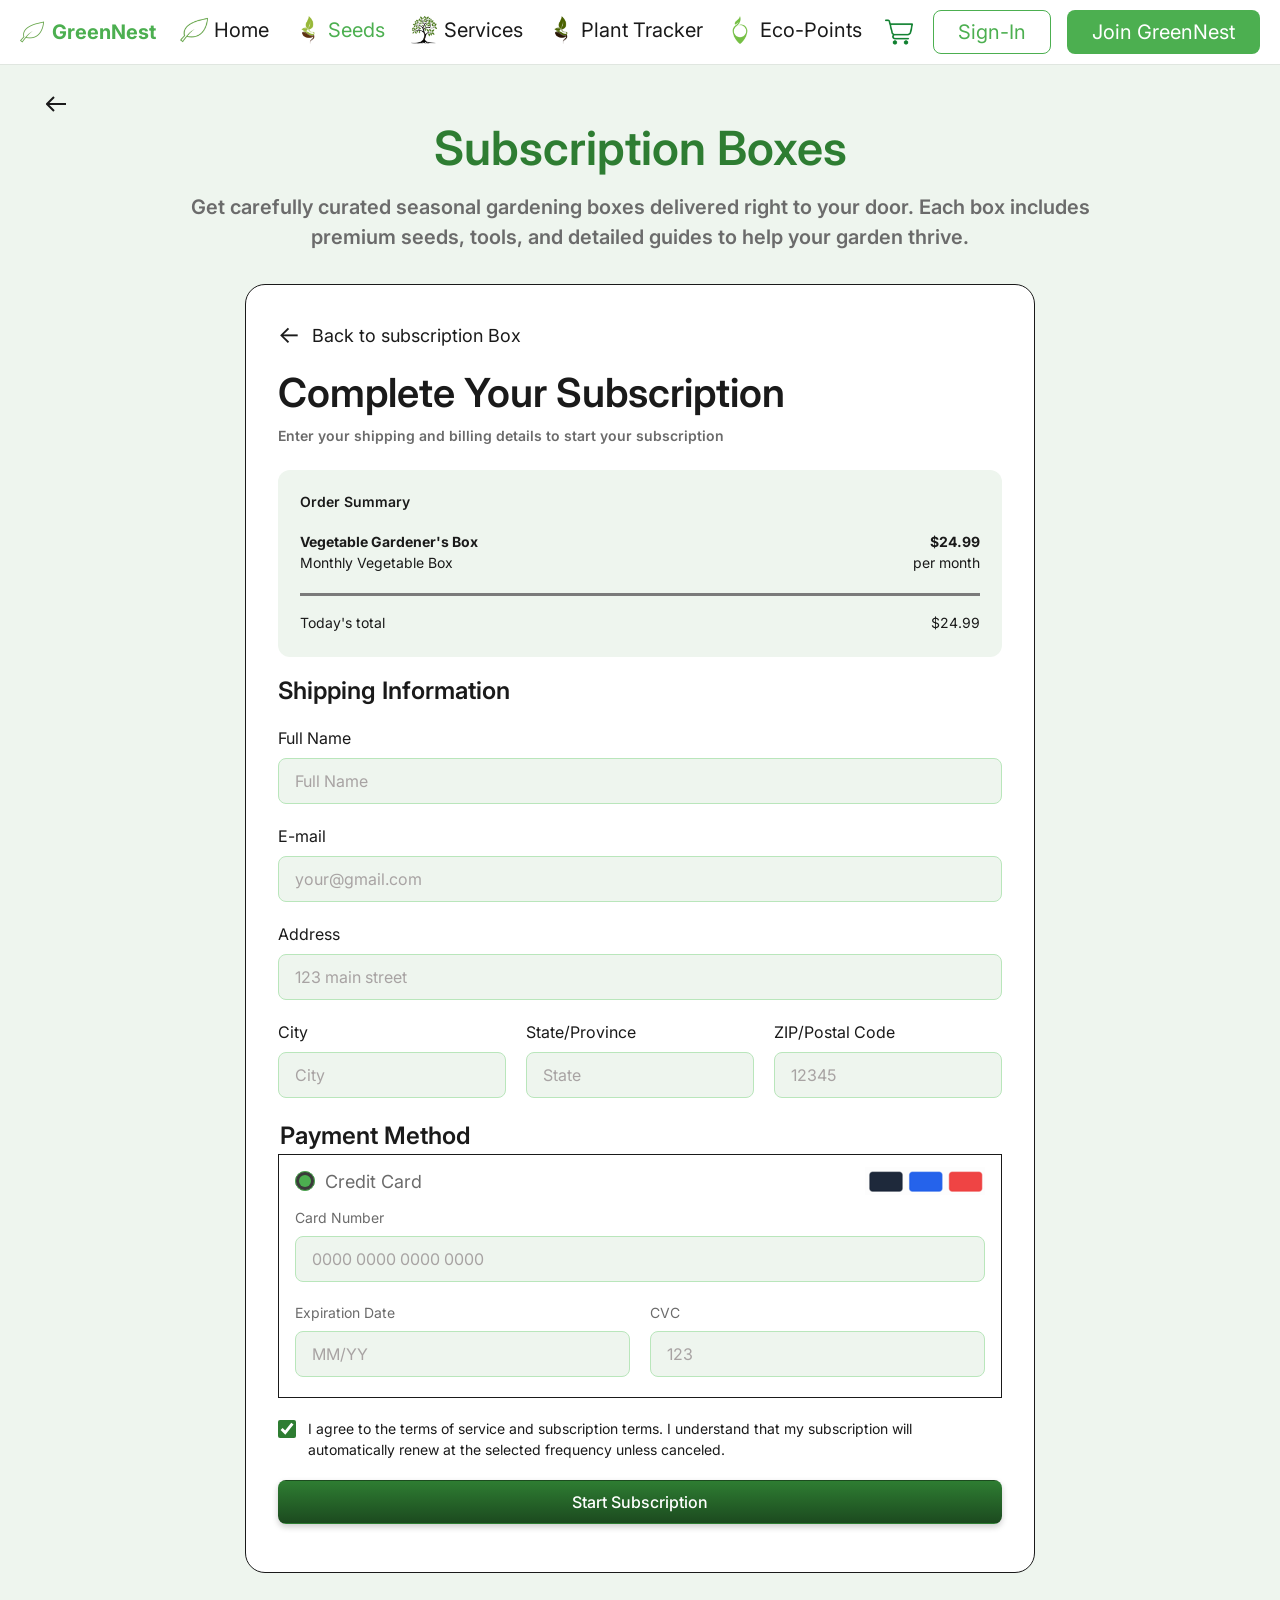
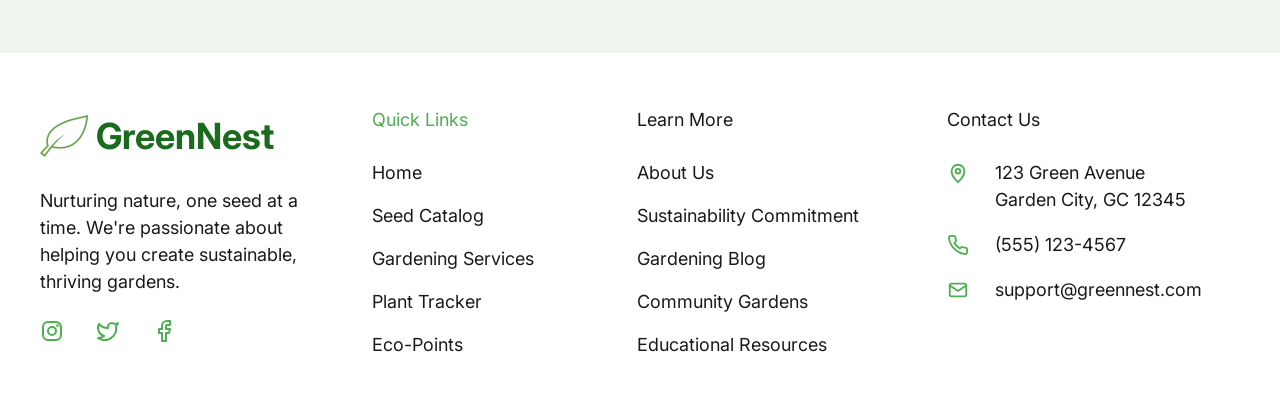
<file: subscription-payment.html>
<!DOCTYPE html>
<html lang="en">
<head>
  <meta charset="UTF-8">
  <meta name="viewport" content="width=device-width, initial-scale=1">
  <title>Complete Your Subscription — GreenNest</title>
  <link rel="preconnect" href="https://fonts.googleapis.com">
  <link rel="preconnect" href="https://fonts.gstatic.com" crossorigin>
  <link rel="stylesheet" href="https://fonts.googleapis.com/css2?family=Inter:wght@400;500;600;700&display=swap">
  <link rel="stylesheet" href="css/styles.css">
</head>
<body>
<header class="app-header">
  <div class="container app-header__inner">
    <a class="logo" href="index.html">
      <img class="logo__icon" src="img/icon-leaf.png" alt="" width="24" height="24">
      GreenNest
    </a>

    <input class="menu-toggle" type="checkbox" id="menu-toggle">

    <nav class="main-nav" aria-label="Основное меню">
      <ul class="main-nav__list">
        <li><a class="main-nav__link" href="index.html"><img class="main-nav__icon" src="img/icon-leaf.png" alt="" width="24" height="24">Home</a></li>
        <li><a class="main-nav__link main-nav__link--active" href="seeds.html" aria-current="page"><img class="main-nav__icon" src="img/icon-seedling.png" alt="" width="24" height="24">Seeds</a></li>
        <li><a class="main-nav__link" href="services.html"><img class="main-nav__icon" src="img/icon-tree.png" alt="" width="24" height="24">Services</a></li>
        <li><a class="main-nav__link" href="plant-tracker.html"><img class="main-nav__icon" src="img/icon-seed.png" alt="" width="24" height="24">Plant Tracker</a></li>
        <li><a class="main-nav__link" href="eco-points.html"><img class="main-nav__icon" src="img/icon-drop.png" alt="" width="24" height="24">Eco-Points</a></li>
      </ul>
    </nav>

    <div class="user-actions">
      <a class="cart-link" href="cart.html" aria-label="Корзина">
        <img src="img/icon-cart.png" alt="" width="28" height="28">
      </a>
      <a class="button button--outline" href="sign-in.html">Sign-In</a>
      <a class="button button--primary" href="sign-up.html">Join GreenNest</a>
    </div>

    <label class="menu-button" for="menu-toggle" aria-label="Открыть меню">
      <span class="menu-button__icon"></span>
    </label>
  </div>
</header>

<main class="app-page">
  <div class="container">
    <a class="back-link" href="subscription.html" aria-label="Назад"></a>
    <header class="page-heading page-heading--center">
      <h1 class="page-heading__title">Subscription Boxes</h1>
      <p class="page-heading__subtitle">Get carefully curated seasonal gardening boxes delivered right to your door. Each box includes premium seeds, tools, and detailed guides to help your garden thrive.</p>
    </header>

    <div class="checkout-card">
      <a class="back-text-link" href="subscription.html">Back to subscription Box</a>
      <h2 class="checkout-card__title">Complete Your Subscription</h2>
      <p class="checkout-card__subtitle">Enter your shipping and billing details to start your subscription</p>

      <form class="form" action="#">
        <section class="order-summary" aria-labelledby="summary-title">
          <h3 class="order-summary__title" id="summary-title">Order Summary</h3>
          <div class="order-summary__row">
            <p class="order-summary__product"><strong>Vegetable Gardener's Box</strong>Monthly Vegetable Box</p>
            <p class="order-summary__price"><strong>$24.99</strong>per month</p>
          </div>
          <div class="order-summary__row">
            <p>Today's total</p>
            <p>$24.99</p>
          </div>
        </section>

        <h3 class="checkout-section-title">Shipping Information</h3>
        <div class="form__field">
          <label class="form__label" for="pay-name">Full Name</label>
          <input class="form__input" id="pay-name" type="text" autocomplete="name" placeholder="Full Name">
        </div>
        <div class="form__field">
          <label class="form__label" for="pay-email">E-mail</label>
          <input class="form__input" id="pay-email" type="email" autocomplete="email" placeholder="your@gmail.com">
        </div>
        <div class="form__field">
          <label class="form__label" for="pay-address">Address</label>
          <input class="form__input" id="pay-address" type="text" autocomplete="street-address" placeholder="123 main street">
        </div>
        <div class="form__row" style="--cols: 3">
          <div class="form__field">
            <label class="form__label" for="pay-city">City</label>
            <input class="form__input" id="pay-city" type="text" autocomplete="address-level2" placeholder="City">
          </div>
          <div class="form__field">
            <label class="form__label" for="pay-state">State/Province</label>
            <input class="form__input" id="pay-state" type="text" autocomplete="address-level1" placeholder="State">
          </div>
          <div class="form__field">
            <label class="form__label" for="pay-zip">ZIP/Postal Code</label>
            <input class="form__input" id="pay-zip" type="text" autocomplete="postal-code" placeholder="12345">
          </div>
        </div>

        <fieldset class="form__field">
          <legend class="checkout-section-title">Payment Method</legend>
          <div class="payment-method">
            <div class="payment-method__head">
              <label class="radio-option"><input type="radio" name="payment" checked>Credit Card</label>
              <img src="img/payment-cards.png" alt="Visa, Mastercard, Amex" width="120" height="28">
            </div>
            <div class="form">
              <div class="form__field">
                <label class="form__label form__label--small" for="card-number">Card Number</label>
                <input class="form__input" id="card-number" type="text" inputmode="numeric" autocomplete="cc-number" placeholder="0000 0000 0000 0000">
              </div>
              <div class="form__row">
                <div class="form__field">
                  <label class="form__label form__label--small" for="card-exp">Expiration Date</label>
                  <input class="form__input" id="card-exp" type="text" autocomplete="cc-exp" placeholder="MM/YY">
                </div>
                <div class="form__field">
                  <label class="form__label form__label--small" for="card-cvc">CVC</label>
                  <input class="form__input" id="card-cvc" type="text" inputmode="numeric" autocomplete="cc-csc" placeholder="123">
                </div>
              </div>
            </div>
          </div>
        </fieldset>

        <label class="form__checkbox"><input type="checkbox" checked>I agree to the terms of service and subscription terms. I understand that my subscription will automatically renew at the selected frequency unless canceled.</label>
        <button class="button button--dark button--block" type="submit">Start Subscription</button>
      </form>
    </div>
  </div>
</main>

<footer class="app-footer">
  <div class="container app-footer__grid">
    <section class="app-footer__about">
      <a class="logo" href="index.html">
        <img class="logo__icon" src="img/icon-leaf.png" alt="" width="48" height="48">
        GreenNest
      </a>
      <p class="app-footer__text">Nurturing nature, one seed at a time. We're passionate about helping you create sustainable, thriving gardens.</p>
      <ul class="social-links" aria-label="GreenNest в соцсетях">
        <li><a class="social-links__link" href="#" aria-label="Instagram"><svg viewBox="0 0 24 24"><rect x="3" y="3" width="18" height="18" rx="5"/><circle cx="12" cy="12" r="4"/><circle cx="17.5" cy="6.5" r=".5"/></svg></a></li>
        <li><a class="social-links__link" href="#" aria-label="Twitter"><svg viewBox="0 0 24 24"><path d="M22 4s-.7 2.1-2 3.4c1.6 10-9.4 17.3-18 11.6 2.2.1 4.4-.6 6-2C3 15.5.5 9.6 3 5c2.2 2.6 5.6 4.1 9 4-.9-4.2 4-6.6 7-3.8 1.1 0 3-1.2 3-1.2z"/></svg></a></li>
        <li><a class="social-links__link" href="#" aria-label="Facebook"><svg viewBox="0 0 24 24"><path d="M18 2h-3a5 5 0 0 0-5 5v3H7v4h3v8h4v-8h3l1-4h-4V7a1 1 0 0 1 1-1h3z"/></svg></a></li>
      </ul>
    </section>

    <nav class="footer-links" aria-labelledby="footer-quick">
      <h2 class="footer-links__title footer-links__title--accent" id="footer-quick">Quick Links</h2>
      <ul class="footer-links__list">
        <li><a href="index.html">Home</a></li>
        <li><a href="seeds.html">Seed Catalog</a></li>
        <li><a href="services.html">Gardening Services</a></li>
        <li><a href="plant-tracker.html">Plant Tracker</a></li>
        <li><a href="eco-points.html">Eco-Points</a></li>
      </ul>
    </nav>

    <nav class="footer-links" aria-labelledby="footer-learn">
      <h2 class="footer-links__title" id="footer-learn">Learn More</h2>
      <ul class="footer-links__list">
        <li><a href="#">About Us</a></li>
        <li><a href="#">Sustainability Commitment</a></li>
        <li><a href="#">Gardening Blog</a></li>
        <li><a href="#">Community Gardens</a></li>
        <li><a href="#">Educational Resources</a></li>
      </ul>
    </nav>

    <section class="footer-links" aria-labelledby="footer-contacts">
      <h2 class="footer-links__title" id="footer-contacts">Contact Us</h2>
      <address class="contact-list">
        <p class="contact-list__item"><svg viewBox="0 0 24 24" aria-hidden="true"><path d="M12 22s7-6.6 7-12a7 7 0 1 0-14 0c0 5.4 7 12 7 12z"/><circle cx="12" cy="10" r="2.5"/></svg><span>123 Green Avenue<br>Garden City, GC 12345</span></p>
        <p class="contact-list__item"><svg viewBox="0 0 24 24" aria-hidden="true"><path d="M22 16.9v3a2 2 0 0 1-2.2 2 19.8 19.8 0 0 1-8.6-3.1 19.5 19.5 0 0 1-6-6A19.8 19.8 0 0 1 2.1 4.2 2 2 0 0 1 4.1 2h3a2 2 0 0 1 2 1.7c.1 1 .4 1.9.7 2.8a2 2 0 0 1-.5 2.1L8 9.9a16 16 0 0 0 6 6l1.3-1.3a2 2 0 0 1 2.1-.4c.9.3 1.8.6 2.8.7a2 2 0 0 1 1.7 2z"/></svg><a href="tel:+15551234567">(555) 123-4567</a></p>
        <p class="contact-list__item"><svg viewBox="0 0 24 24" aria-hidden="true"><rect x="3" y="5" width="18" height="14" rx="2"/><path d="m3 7 9 6 9-6"/></svg><a href="mailto:support@greennest.com">support@greennest.com</a></p>
      </address>
    </section>
  </div>
</footer>

</body>
</html>
</file>
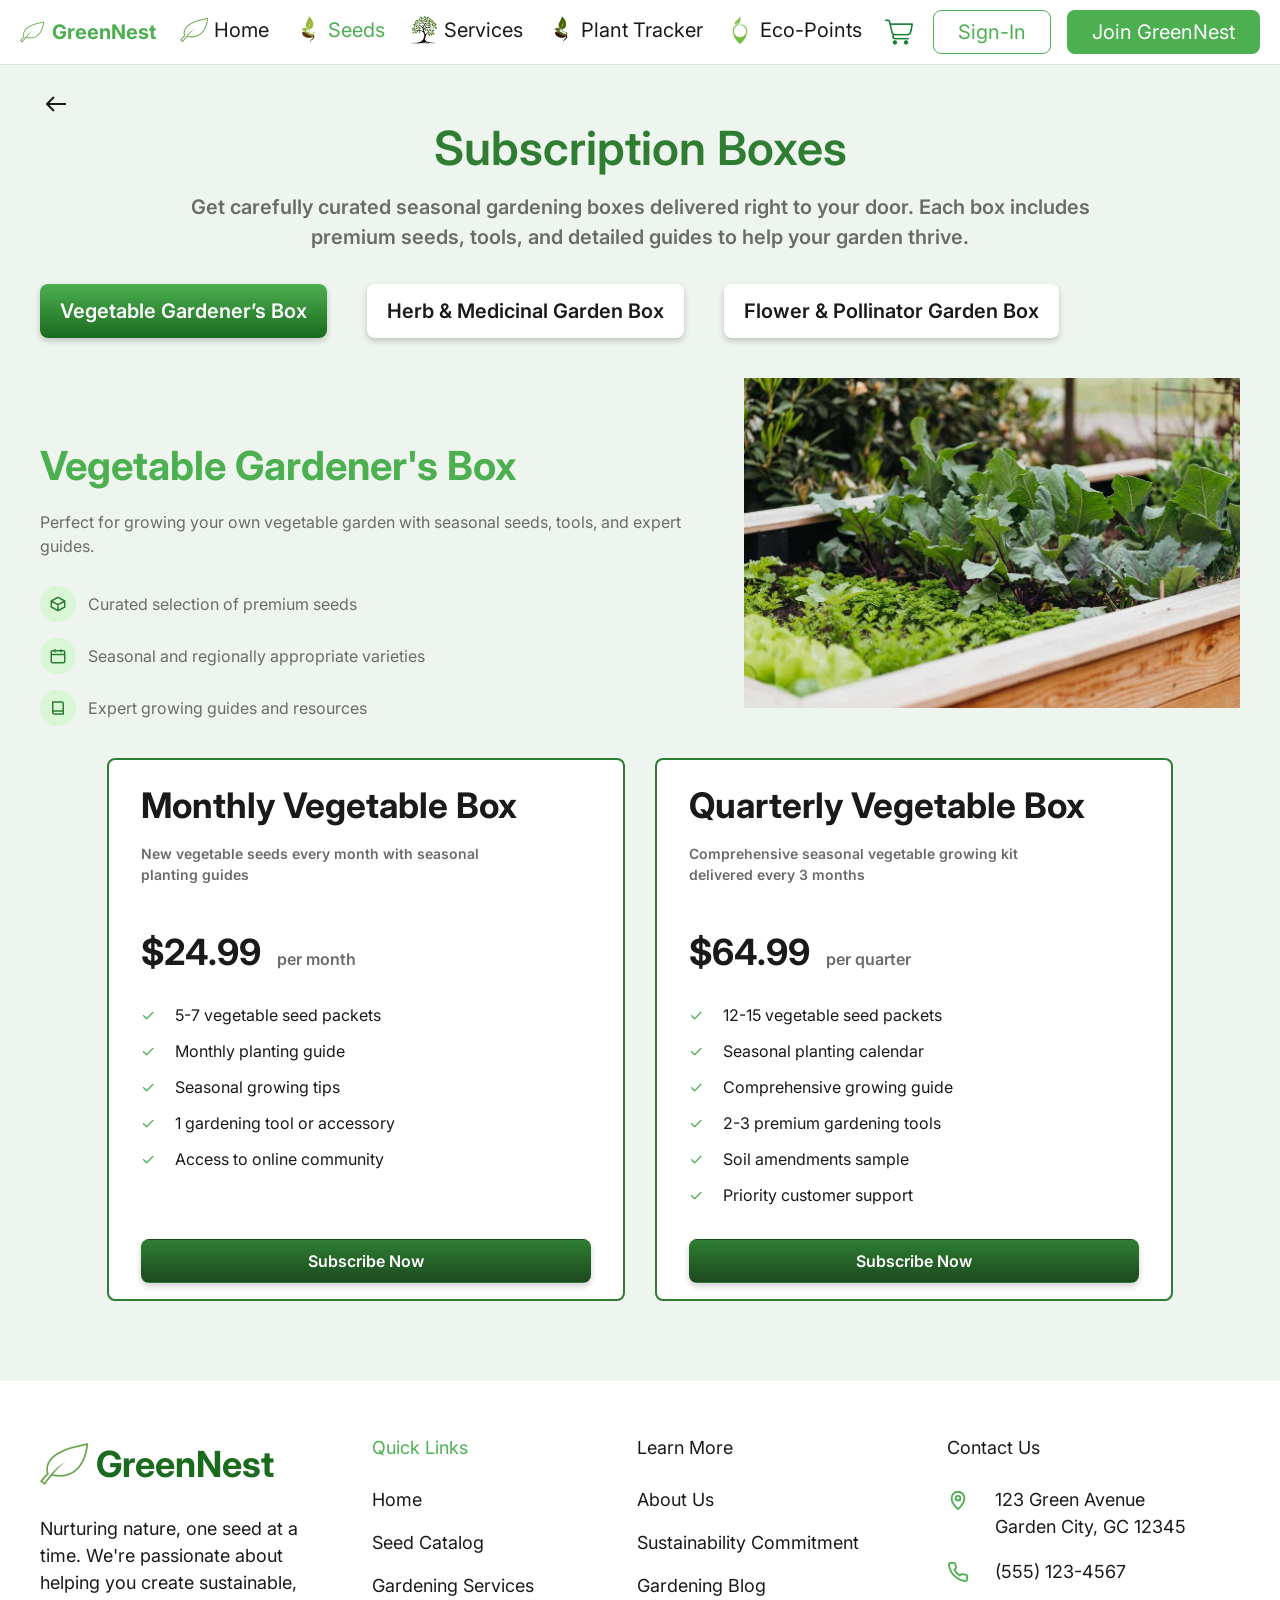
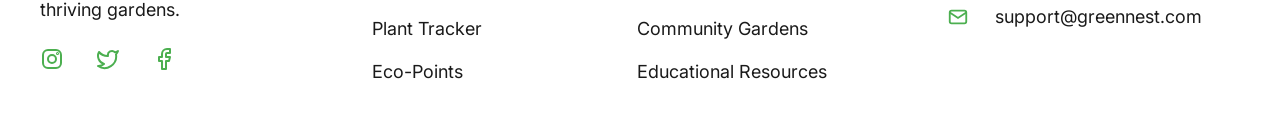
<file: subscription.html>
<!DOCTYPE html>
<html lang="en">
<head>
  <meta charset="UTF-8">
  <meta name="viewport" content="width=device-width, initial-scale=1">
  <title>Subscription Boxes — GreenNest</title>
  <link rel="preconnect" href="https://fonts.googleapis.com">
  <link rel="preconnect" href="https://fonts.gstatic.com" crossorigin>
  <link rel="stylesheet" href="https://fonts.googleapis.com/css2?family=Inter:wght@400;500;600;700&display=swap">
  <link rel="stylesheet" href="css/styles.css">
</head>
<body>
<header class="app-header">
  <div class="container app-header__inner">
    <a class="logo" href="index.html">
      <img class="logo__icon" src="img/icon-leaf.png" alt="" width="24" height="24">
      GreenNest
    </a>

    <input class="menu-toggle" type="checkbox" id="menu-toggle">

    <nav class="main-nav" aria-label="Основное меню">
      <ul class="main-nav__list">
        <li><a class="main-nav__link" href="index.html"><img class="main-nav__icon" src="img/icon-leaf.png" alt="" width="24" height="24">Home</a></li>
        <li><a class="main-nav__link main-nav__link--active" href="seeds.html" aria-current="page"><img class="main-nav__icon" src="img/icon-seedling.png" alt="" width="24" height="24">Seeds</a></li>
        <li><a class="main-nav__link" href="services.html"><img class="main-nav__icon" src="img/icon-tree.png" alt="" width="24" height="24">Services</a></li>
        <li><a class="main-nav__link" href="plant-tracker.html"><img class="main-nav__icon" src="img/icon-seed.png" alt="" width="24" height="24">Plant Tracker</a></li>
        <li><a class="main-nav__link" href="eco-points.html"><img class="main-nav__icon" src="img/icon-drop.png" alt="" width="24" height="24">Eco-Points</a></li>
      </ul>
    </nav>

    <div class="user-actions">
      <a class="cart-link" href="cart.html" aria-label="Корзина">
        <img src="img/icon-cart.png" alt="" width="28" height="28">
      </a>
      <a class="button button--outline" href="sign-in.html">Sign-In</a>
      <a class="button button--primary" href="sign-up.html">Join GreenNest</a>
    </div>

    <label class="menu-button" for="menu-toggle" aria-label="Открыть меню">
      <span class="menu-button__icon"></span>
    </label>
  </div>
</header>

<main class="app-page">
  <div class="container">
    <a class="back-link" href="seeds.html" aria-label="Назад"></a>
    <header class="page-heading page-heading--center">
      <h1 class="page-heading__title">Subscription Boxes</h1>
      <p class="page-heading__subtitle">Get carefully curated seasonal gardening boxes delivered right to your door. Each box includes premium seeds, tools, and detailed guides to help your garden thrive.</p>
    </header>

    <nav class="tabs" aria-label="Виды наборов">
      <a class="tabs__item tabs__item--active" href="#" aria-current="page">Vegetable Gardener’s Box</a>
      <a class="tabs__item" href="#">Herb &amp; Medicinal Garden Box</a>
      <a class="tabs__item" href="#">Flower &amp; Pollinator Garden Box</a>
    </nav>

    <section class="box-showcase" aria-labelledby="box-title">
      <div class="box-showcase__content">
        <h2 class="box-showcase__title" id="box-title">Vegetable Gardener's Box</h2>
        <p class="box-showcase__text">Perfect for growing your own vegetable garden with seasonal seeds, tools, and expert guides.</p>
        <ul class="benefit-list">
          <li class="benefit-list__item"><span class="benefit-list__icon"><svg viewBox="0 0 24 24" aria-hidden="true"><path d="M21 8 12 3 3 8v8l9 5 9-5zM3 8l9 5 9-5M12 13v8"/></svg></span>Curated selection of premium seeds</li>
          <li class="benefit-list__item"><span class="benefit-list__icon"><svg viewBox="0 0 24 24" aria-hidden="true"><rect x="3" y="5" width="18" height="16" rx="2"/><path d="M3 10h18M8 3v4M16 3v4"/></svg></span>Seasonal and regionally appropriate varieties</li>
          <li class="benefit-list__item"><span class="benefit-list__icon"><svg viewBox="0 0 24 24" aria-hidden="true"><path d="M5 4h12a2 2 0 0 1 2 2v14H7a2 2 0 0 1-2-2zM5 18a2 2 0 0 1 2-2h12"/></svg></span>Expert growing guides and resources</li>
        </ul>
      </div>
      <div class="box-showcase__media">
        <img class="box-showcase__image" src="img/box-vegetable.jpg" alt="Грядка с зеленью и овощами" width="1000" height="667">
      </div>
    </section>

    <ul class="plan-grid">
      <li class="plan-card">
        <h3 class="plan-card__title">Monthly Vegetable Box</h3>
        <p class="plan-card__text">New vegetable seeds every month with seasonal planting guides</p>
        <p class="plan-card__price">$24.99 <span class="plan-card__period">per month</span></p>
        <ul class="check-list">
          <li class="check-list__item">5-7 vegetable seed packets</li>
          <li class="check-list__item">Monthly planting guide</li>
          <li class="check-list__item">Seasonal growing tips</li>
          <li class="check-list__item">1 gardening tool or accessory</li>
          <li class="check-list__item">Access to online community</li>
        </ul>
        <a class="button button--dark button--block" href="subscription-payment.html">Subscribe Now</a>
      </li>
      <li class="plan-card">
        <h3 class="plan-card__title">Quarterly Vegetable Box</h3>
        <p class="plan-card__text">Comprehensive seasonal vegetable growing kit delivered every 3 months</p>
        <p class="plan-card__price">$64.99 <span class="plan-card__period">per quarter</span></p>
        <ul class="check-list">
          <li class="check-list__item">12-15 vegetable seed packets</li>
          <li class="check-list__item">Seasonal planting calendar</li>
          <li class="check-list__item">Comprehensive growing guide</li>
          <li class="check-list__item">2-3 premium gardening tools</li>
          <li class="check-list__item">Soil amendments sample</li>
          <li class="check-list__item">Priority customer support</li>
        </ul>
        <a class="button button--dark button--block" href="subscription-payment.html">Subscribe Now</a>
      </li>
    </ul>
  </div>
</main>

<footer class="app-footer">
  <div class="container app-footer__grid">
    <section class="app-footer__about">
      <a class="logo" href="index.html">
        <img class="logo__icon" src="img/icon-leaf.png" alt="" width="48" height="48">
        GreenNest
      </a>
      <p class="app-footer__text">Nurturing nature, one seed at a time. We're passionate about helping you create sustainable, thriving gardens.</p>
      <ul class="social-links" aria-label="GreenNest в соцсетях">
        <li><a class="social-links__link" href="#" aria-label="Instagram"><svg viewBox="0 0 24 24"><rect x="3" y="3" width="18" height="18" rx="5"/><circle cx="12" cy="12" r="4"/><circle cx="17.5" cy="6.5" r=".5"/></svg></a></li>
        <li><a class="social-links__link" href="#" aria-label="Twitter"><svg viewBox="0 0 24 24"><path d="M22 4s-.7 2.1-2 3.4c1.6 10-9.4 17.3-18 11.6 2.2.1 4.4-.6 6-2C3 15.5.5 9.6 3 5c2.2 2.6 5.6 4.1 9 4-.9-4.2 4-6.6 7-3.8 1.1 0 3-1.2 3-1.2z"/></svg></a></li>
        <li><a class="social-links__link" href="#" aria-label="Facebook"><svg viewBox="0 0 24 24"><path d="M18 2h-3a5 5 0 0 0-5 5v3H7v4h3v8h4v-8h3l1-4h-4V7a1 1 0 0 1 1-1h3z"/></svg></a></li>
      </ul>
    </section>

    <nav class="footer-links" aria-labelledby="footer-quick">
      <h2 class="footer-links__title footer-links__title--accent" id="footer-quick">Quick Links</h2>
      <ul class="footer-links__list">
        <li><a href="index.html">Home</a></li>
        <li><a href="seeds.html">Seed Catalog</a></li>
        <li><a href="services.html">Gardening Services</a></li>
        <li><a href="plant-tracker.html">Plant Tracker</a></li>
        <li><a href="eco-points.html">Eco-Points</a></li>
      </ul>
    </nav>

    <nav class="footer-links" aria-labelledby="footer-learn">
      <h2 class="footer-links__title" id="footer-learn">Learn More</h2>
      <ul class="footer-links__list">
        <li><a href="#">About Us</a></li>
        <li><a href="#">Sustainability Commitment</a></li>
        <li><a href="#">Gardening Blog</a></li>
        <li><a href="#">Community Gardens</a></li>
        <li><a href="#">Educational Resources</a></li>
      </ul>
    </nav>

    <section class="footer-links" aria-labelledby="footer-contacts">
      <h2 class="footer-links__title" id="footer-contacts">Contact Us</h2>
      <address class="contact-list">
        <p class="contact-list__item"><svg viewBox="0 0 24 24" aria-hidden="true"><path d="M12 22s7-6.6 7-12a7 7 0 1 0-14 0c0 5.4 7 12 7 12z"/><circle cx="12" cy="10" r="2.5"/></svg><span>123 Green Avenue<br>Garden City, GC 12345</span></p>
        <p class="contact-list__item"><svg viewBox="0 0 24 24" aria-hidden="true"><path d="M22 16.9v3a2 2 0 0 1-2.2 2 19.8 19.8 0 0 1-8.6-3.1 19.5 19.5 0 0 1-6-6A19.8 19.8 0 0 1 2.1 4.2 2 2 0 0 1 4.1 2h3a2 2 0 0 1 2 1.7c.1 1 .4 1.9.7 2.8a2 2 0 0 1-.5 2.1L8 9.9a16 16 0 0 0 6 6l1.3-1.3a2 2 0 0 1 2.1-.4c.9.3 1.8.6 2.8.7a2 2 0 0 1 1.7 2z"/></svg><a href="tel:+15551234567">(555) 123-4567</a></p>
        <p class="contact-list__item"><svg viewBox="0 0 24 24" aria-hidden="true"><rect x="3" y="5" width="18" height="14" rx="2"/><path d="m3 7 9 6 9-6"/></svg><a href="mailto:support@greennest.com">support@greennest.com</a></p>
      </address>
    </section>
  </div>
</footer>

</body>
</html>
</file>
<file: css/styles.css>
/* ==========================================================================
   GreenNest — веб-приложение для садоводов
   Макет: https://www.figma.com/community/file/1623942260962687765/greenest
   Брейкпоинты:
     ≥ 1024px  — десктоп
     768–1023  — планшет
     < 768     — мобильные устройства
   ========================================================================== */

/* ---------- 1. Переменные ---------- */
:root {
  /* палитра */
  --green-900: #1C4A1F;
  --green-800: #1B6B1F;
  --green-700: #2E7D32;
  --green-500: #4CAF50;
  --green-400: #2ED135;
  --green-200: #B9E6BB;
  --green-100: #D9F7D6;
  --green-50: #EEF5EE;
  --brown-700: #5D3A1A;
  --brown-500: #7A5548;
  --red-500: #E5484D;
  --red-100: #FBE0E1;
  --blue-400: #4AA8E8;

  --color-text: #1A1A1A;
  --color-text-muted: #6B6B6B;
  --color-text-soft: #A8A3A3;
  --color-white: #FFFFFF;
  --color-border: #D6E5D6;
  --color-bg-app: var(--green-50);
  --color-bg-soft: #F4F4F4;

  --gradient-button: linear-gradient(90deg, var(--green-500) 0%, var(--green-900) 100%);
  --gradient-hero: linear-gradient(180deg, var(--green-800) 0%, var(--green-800) 35%, var(--green-400) 100%);
  --gradient-cta: linear-gradient(90deg, var(--green-400) 0%, var(--green-800) 100%);

  /* типографика */
  --font-main: "Inter", "Segoe UI", Arial, sans-serif;
  --fs-12: 0.75rem;
  --fs-14: 0.875rem;
  --fs-16: 1rem;
  --fs-18: 1.125rem;
  --fs-20: 1.25rem;
  --fs-24: 1.5rem;
  --fs-h1: clamp(2rem, 1.5rem + 1.8vw, 3rem);
  --fs-h2: clamp(1.75rem, 1.3rem + 1.5vw, 2.75rem);

  /* размеры */
  --container: 1280px;
  --gutter: 40px;
  --header-height: 64px;
  --radius-s: 8px;
  --radius-m: 12px;
  --radius-l: 20px;
  --radius-pill: 999px;
  --shadow-card: 0 4px 16px rgba(28, 74, 31, 0.08);
  --shadow-button: 0 3px 6px rgba(0, 0, 0, 0.2);
}

/* ---------- 2. Базовые стили ---------- */
*,
*::before,
*::after { box-sizing: border-box; }

html { scroll-behavior: smooth; }

body {
  display: flex;
  flex-direction: column;
  min-height: 100vh;
  margin: 0;
  font-family: var(--font-main);
  font-size: var(--fs-16);
  line-height: 1.5;
  color: var(--color-text);
  background: var(--color-white);
}

h1, h2, h3, p, ul, ol, dl, dd, figure, blockquote, fieldset { margin: 0; }
ul, ol { padding: 0; list-style: none; }
fieldset { padding: 0; border: 0; }
a { color: inherit; text-decoration: none; }
img { display: block; max-width: 100%; height: auto; }
button, input, select, textarea { font: inherit; color: inherit; }
button { cursor: pointer; }
h1, h2, h3 { line-height: 1.2; }

:focus-visible { outline: 2px solid var(--green-400); outline-offset: 2px; }

.visually-hidden {
  position: absolute;
  width: 1px;
  height: 1px;
  overflow: hidden;
  clip: rect(0 0 0 0);
  white-space: nowrap;
}

.container {
  width: 100%;
  max-width: calc(var(--container) + var(--gutter) * 2);
  margin-inline: auto;
  padding-inline: var(--gutter);
}

/* основная область страниц приложения */
.app-page {
  flex: 1;
  padding-block: 24px 80px;
  background: var(--color-bg-app);
}

/* ---------- 3. Кнопки ---------- */
.button {
  display: inline-flex;
  align-items: center;
  justify-content: center;
  gap: 8px;
  min-height: 44px;
  padding: 0 24px;
  border: 1px solid transparent;
  border-radius: var(--radius-s);
  font-size: var(--fs-16);
  font-weight: 500;
  text-align: center;
  white-space: nowrap;
  transition: filter .2s, background-color .2s, color .2s;
}
.button:hover { filter: brightness(1.08); }
.button--primary { background: var(--green-500); color: var(--color-white); }
.button--gradient { background: var(--gradient-button); color: var(--color-white); box-shadow: var(--shadow-button); }
.button--dark { background: linear-gradient(180deg, var(--green-700), var(--green-900)); color: var(--color-white); box-shadow: var(--shadow-button); }
.button--outline { border-color: var(--green-500); background: var(--color-white); color: var(--green-500); }
.button--outline-dark { border-color: var(--color-text); background: var(--color-white); color: var(--color-text); }
.button--light { background: var(--color-white); color: var(--green-800); }
.button--ghost-light { border-color: var(--color-white); background: var(--green-800); color: var(--color-white); }
.button--large { min-height: 56px; padding: 0 32px; font-size: var(--fs-20); border-radius: var(--radius-m); }
.button--block { width: 100%; }
.button--pill { border-radius: var(--radius-pill); }

/* ссылка «назад» */
.back-link {
  display: inline-flex;
  width: 32px;
  height: 32px;
  align-items: center;
  justify-content: center;
}
.back-link::before {
  content: "";
  width: 20px;
  height: 16px;
  background: currentColor;
  -webkit-mask: url("data:image/svg+xml,%3Csvg xmlns='http://www.w3.org/2000/svg' viewBox='0 0 20 16'%3E%3Cpath d='M20 8H2M8 1 1 8l7 7' fill='none' stroke='%23000' stroke-width='2'/%3E%3C/svg%3E") center / contain no-repeat;
          mask: url("data:image/svg+xml,%3Csvg xmlns='http://www.w3.org/2000/svg' viewBox='0 0 20 16'%3E%3Cpath d='M20 8H2M8 1 1 8l7 7' fill='none' stroke='%23000' stroke-width='2'/%3E%3C/svg%3E") center / contain no-repeat;
}

/* ссылка со стрелкой «›» */
.more-link {
  display: inline-flex;
  align-items: center;
  gap: 24px;
  color: var(--green-500);
  font-size: var(--fs-18);
}
.more-link::after { content: "›"; font-size: 1.6em; line-height: 1; }
.more-link:hover { text-decoration: underline; }

/* заголовок страницы приложения */
.page-heading {
  display: flex;
  flex-wrap: wrap;
  align-items: center;
  gap: 16px 24px;
  margin-bottom: 32px;
}
.page-heading__title {
  display: flex;
  align-items: center;
  gap: 16px;
  font-size: var(--fs-h1);
  font-weight: 600;
  color: var(--green-700);
}
.page-heading__icon { width: 56px; }
.page-heading__subtitle { flex-basis: 100%; font-size: var(--fs-20); color: var(--color-text-muted); }
.page-heading__actions { display: flex; flex-wrap: wrap; gap: 12px; margin-left: auto; }
.page-heading--center { flex-direction: column; text-align: center; }
.page-heading--center .page-heading__subtitle { max-width: 900px; font-weight: 600; }

/* метки, бейджи */
.tag {
  display: inline-flex;
  align-items: center;
  padding: 2px 12px;
  border-radius: var(--radius-pill);
  background: var(--green-100);
  color: var(--green-700);
  font-size: var(--fs-14);
  white-space: nowrap;
}
.tag--solid { background: var(--green-500); color: var(--color-white); }
.tag--brown { background: var(--brown-500); color: var(--color-white); }
.tag--muted { background: #E6E1E1; color: var(--color-text-muted); }
.tag--alert { background: var(--red-100); color: var(--red-500); }
.tag--small { font-size: var(--fs-12); padding: 1px 10px; }

/* полоса прогресса */
.progress {
  height: 8px;
  overflow: hidden;
  border-radius: var(--radius-pill);
  background: var(--green-100);
}
.progress__bar {
  display: block;
  width: var(--value, 0%);
  height: 100%;
  border-radius: inherit;
  background: var(--green-500);
}
.progress--light { background: rgba(255, 255, 255, 0.3); }
.progress--light .progress__bar { background: var(--color-white); }

/* переключатель вкладок (кнопки-разделы) */
.tabs {
  display: flex;
  flex-wrap: wrap;
  gap: 16px 40px;
  margin-bottom: 40px;
}
.tabs__item {
  min-width: 228px;
  padding: 12px 20px;
  border-radius: var(--radius-s);
  background: var(--color-white);
  box-shadow: var(--shadow-button);
  font-size: var(--fs-20);
  font-weight: 600;
  text-align: center;
}
.tabs__item--active { background: linear-gradient(180deg, var(--green-500), var(--green-800)); color: var(--color-white); }
.tabs--center { justify-content: center; }
.tabs--compact { gap: 0; margin-bottom: 24px; }
.tabs--compact .tabs__item {
  min-width: 156px;
  padding: 6px 16px;
  border-radius: 4px;
  box-shadow: none;
  background: var(--color-bg-soft);
  color: var(--color-text-muted);
  font-size: var(--fs-14);
  font-weight: 400;
}
.tabs--compact .tabs__item--active { background: var(--gradient-button); color: var(--color-white); }

/* ---------- 4. Формы ---------- */
.form {
  display: flex;
  flex-direction: column;
  gap: 20px;
}
.form__row {
  display: grid;
  grid-template-columns: repeat(var(--cols, 2), 1fr);
  gap: 20px;
}
.form__field {
  display: flex;
  flex-direction: column;
  gap: 8px;
  min-width: 0;
}
.form__label { font-size: var(--fs-16); }
.form__label--small { font-size: var(--fs-14); color: var(--color-text-muted); }
.form__input {
  width: 100%;
  min-height: 44px;
  padding: 10px 16px;
  border: 1px solid var(--green-200);
  border-radius: var(--radius-s);
  background: var(--green-50);
  color: var(--color-text);
}
.form__input::placeholder { color: var(--color-text-soft); }
.form__input:focus { outline: none; border-color: var(--green-500); box-shadow: 0 0 0 3px rgba(76, 175, 80, 0.2); }
.form__input--white { background: var(--color-white); border-color: var(--color-text-muted); }
.form__input--pill { border-radius: var(--radius-pill); }
textarea.form__input { min-height: 96px; resize: vertical; }
select.form__input {
  appearance: none;
  padding-right: 40px;
  background-image: url("data:image/svg+xml,%3Csvg xmlns='http://www.w3.org/2000/svg' viewBox='0 0 12 8'%3E%3Cpath d='m1 1 5 5 5-5' fill='none' stroke='%236B6B6B' stroke-width='1.6'/%3E%3C/svg%3E");
  background-repeat: no-repeat;
  background-position: right 16px center;
  background-size: 12px;
}
.form__actions {
  display: flex;
  flex-wrap: wrap;
  justify-content: flex-end;
  gap: 16px;
}
.form__checkbox {
  display: flex;
  align-items: flex-start;
  gap: 12px;
  font-size: var(--fs-14);
}
.form__checkbox input { width: 18px; height: 18px; margin: 2px 0 0; accent-color: var(--green-700); flex-shrink: 0; }

/* ---------- 5. Шапка приложения ---------- */
.app-header {
  position: sticky;
  top: 0;
  z-index: 20;
  background: var(--color-white);
  box-shadow: 0 1px 0 rgba(0, 0, 0, 0.06);
}
.app-header .container { max-width: 1480px; padding-inline: 20px; }
.app-header__inner {
  display: flex;
  align-items: center;
  gap: 24px;
  min-height: var(--header-height);
}
.logo {
  display: inline-flex;
  align-items: center;
  gap: 8px;
  flex-shrink: 0;
  font-size: var(--fs-20);
  font-weight: 700;
  color: var(--green-500);
}
.logo__icon { width: 24px; }

.main-nav { flex: 1; }
.main-nav__list { display: flex; align-items: center; gap: 28px; }
.main-nav__link {
  display: inline-flex;
  align-items: center;
  gap: 6px;
  font-size: var(--fs-20);
  white-space: nowrap;
  transition: color .2s;
}
.main-nav__link:hover,
.main-nav__link--active { color: var(--green-500); }
.main-nav__icon { width: 28px; height: 28px; object-fit: contain; }
.user-actions .button { font-size: var(--fs-20); font-weight: 400; }

.user-actions {
  display: flex;
  align-items: center;
  gap: 16px;
}
.cart-link { position: relative; display: inline-flex; padding: 4px; }
.cart-link img { width: 28px; }
.cart-link__count {
  position: absolute;
  top: -4px;
  right: -6px;
  min-width: 18px;
  padding: 0 4px;
  border-radius: var(--radius-pill);
  background: var(--green-500);
  color: var(--color-white);
  font-size: 11px;
  line-height: 18px;
  text-align: center;
}

.menu-toggle { position: absolute; opacity: 0; pointer-events: none; }
.menu-button { display: none; }

/* ---------- 6. Подвал ---------- */
.app-footer { padding-block: 56px 40px; background: var(--color-white); }
.app-footer__grid {
  display: grid;
  grid-template-columns: 1.3fr 1fr 1.2fr 1.3fr;
  gap: 40px;
}
.app-footer__about {
  display: flex;
  flex-direction: column;
  gap: 24px;
}
.app-footer__about .logo { font-size: 2.25rem; color: var(--green-800); }
.app-footer__about .logo__icon { width: 48px; }
.app-footer__text { max-width: 300px; font-size: var(--fs-18); }
.social-links { display: flex; gap: 32px; }
.social-links__link { color: var(--green-500); transition: color .2s; }
.social-links__link:hover { color: var(--green-800); }
.social-links__link svg { width: 24px; height: 24px; fill: none; stroke: currentColor; stroke-width: 2; stroke-linecap: round; stroke-linejoin: round; }

.footer-links__title { margin-bottom: 28px; font-size: var(--fs-18); font-weight: 400; }
.footer-links__title--accent { color: var(--green-500); }
.footer-links__list {
  display: flex;
  flex-direction: column;
  gap: 16px;
  font-size: var(--fs-18);
}
.footer-links__list a:hover { color: var(--green-500); }

.contact-list { display: flex; flex-direction: column; gap: 18px; font-size: var(--fs-18); font-style: normal; }
.contact-list__item {
  display: grid;
  grid-template-columns: 24px 1fr;
  gap: 24px;
  align-items: start;
}
.contact-list__item svg { width: 22px; height: 22px; margin-top: 3px; fill: none; stroke: var(--green-500); stroke-width: 2; }

/* ==========================================================================
   7. Главная страница
   ========================================================================== */
.hero {
  padding-block: 56px 120px;
  background: var(--gradient-hero);
  color: var(--color-white);
}
.hero__inner {
  display: grid;
  grid-template-columns: 1fr 440px;
  align-items: start;
  gap: 64px;
  max-width: 1100px;
}
.hero__content {
  display: flex;
  flex-direction: column;
  gap: 20px;
  padding-top: 32px;
}
.hero__title { font-size: var(--fs-h1); font-weight: 700; letter-spacing: 0.02em; }
.hero__text { max-width: 470px; font-weight: 600; letter-spacing: 0.02em; }
.hero__actions { display: flex; flex-wrap: wrap; gap: 40px; margin-top: 4px; }
.hero__actions .button { min-width: 186px; border-color: var(--color-white); font-size: var(--fs-20); letter-spacing: 0.04em; }
.hero__actions .button--light { color: var(--green-500); }
.hero__actions .button--primary { font-weight: 700; }

/* чат с ассистентом */
.assistant-chat {
  display: flex;
  flex-direction: column;
  min-height: 430px;
  overflow: hidden;
  border: 1px solid var(--color-white);
  border-radius: 0 0 var(--radius-s) var(--radius-s);
  background: var(--color-white);
  color: var(--color-text);
}
.assistant-chat__header {
  display: flex;
  align-items: center;
  gap: 12px;
  padding: 8px 12px;
  background: var(--green-800);
  color: var(--color-white);
}
.assistant-chat__avatar { width: 40px; border-radius: 50%; }
.assistant-chat__name { font-size: var(--fs-20); font-weight: 600; line-height: 1.2; }
.assistant-chat__role { font-size: var(--fs-14); }
.assistant-chat__messages { flex: 1; padding: 24px 16px; }
.chat-message {
  max-width: 400px;
  padding: 10px 12px;
  border-radius: var(--radius-m);
  background: var(--green-100);
  font-size: var(--fs-14);
  line-height: 1.6;
}
.chat-message__time { display: block; margin-top: 4px; font-size: var(--fs-12); }
.assistant-chat__form {
  display: flex;
  gap: 8px;
  padding: 16px;
  border-top: 1px solid var(--color-text);
}
.assistant-chat__form .form__input { border-radius: var(--radius-m); border-color: var(--green-500); background: var(--green-100); font-size: var(--fs-14); }
.assistant-chat__send { flex-shrink: 0; width: 40px; height: 40px; padding: 0; border: 0; border-radius: var(--radius-s); background: none; }

/* общая шапка секции главной */
.section { padding-block: 48px 80px; }
.section--mint { background: #E1EBE2; }
.section--soft { background: var(--color-bg-soft); }
.section-heading {
  display: flex;
  flex-direction: column;
  align-items: center;
  gap: 16px;
  max-width: 1160px;
  margin: 0 auto 48px;
  text-align: center;
}
.section-heading__title { font-size: var(--fs-h2); font-weight: 700; letter-spacing: 0.02em; color: var(--green-800); }
.section-heading__text { font-size: clamp(1.125rem, 0.9rem + 0.9vw, 2rem); letter-spacing: 0.04em; color: var(--color-text-soft); }
.section-heading__text--bold { font-size: clamp(1.125rem, 1rem + 0.5vw, 1.5rem); font-weight: 600; }

/* карточки возможностей */
.feature-grid {
  display: grid;
  grid-template-columns: repeat(4, 1fr);
  gap: 8px;
}
.feature-card {
  display: flex;
  flex-direction: column;
  gap: 16px;
  padding: 28px 20px 32px;
  border: 1px solid #BFBFBF;
  border-top: 28px solid var(--accent, var(--green-500));
  border-radius: var(--radius-s);
  background: var(--color-white);
  box-shadow: var(--shadow-card);
}
.feature-card--seeds    { --accent: #7CFC8A; --link: var(--green-500); }
.feature-card--services { --accent: var(--green-700); --link: var(--green-800); }
.feature-card--tracker  { --accent: var(--green-500); --link: var(--green-500); }
.feature-card--rewards  { --accent: var(--brown-700); --link: var(--brown-700); }
.feature-card__icon { width: 76px; border-radius: var(--radius-m); }
.feature-card__title { font-size: clamp(1.5rem, 1.2rem + 0.8vw, 2.25rem); font-weight: 700; color: var(--green-800); }
.feature-card__text { flex: 1; font-size: var(--fs-18); }
.feature-card .more-link { color: var(--link); }

/* советы */
.tips-grid {
  display: grid;
  grid-template-columns: repeat(3, 1fr);
  gap: 48px;
}
.tip-card {
  display: flex;
  flex-direction: column;
  overflow: hidden;
  border: 1px solid var(--color-text);
  border-radius: var(--radius-s);
  background: var(--color-white);
}
.tip-card__image { width: 100%; aspect-ratio: 425 / 238; object-fit: cover; }
.tip-card__body {
  display: flex;
  flex-direction: column;
  gap: 12px;
  flex: 1;
  padding: 20px 20px 28px;
}
.tip-card__title { font-size: var(--fs-24); font-weight: 600; color: var(--green-800); }
.tip-card__text { flex: 1; }
.tip-card .more-link { margin-top: 12px; font-size: var(--fs-16); color: var(--green-800); }
.section__footer { display: flex; justify-content: center; margin-top: 24px; }
.section__footer .button { min-width: 476px; min-height: 86px; border: 3px solid var(--green-500); border-radius: var(--radius-m); box-shadow: var(--shadow-button); font-size: var(--fs-24); font-weight: 400; }

/* призыв к регистрации */
.signup-banner {
  padding-block: 56px 88px;
  background: var(--gradient-cta);
  color: var(--color-white);
  text-align: center;
}
.signup-banner__inner { display: flex; flex-direction: column; align-items: center; gap: 20px; }
.signup-banner__title { font-size: var(--fs-h2); font-weight: 700; }
.signup-banner__text { max-width: 870px; font-size: var(--fs-18); }
.signup-banner__actions { display: flex; flex-wrap: wrap; justify-content: center; gap: 24px 88px; margin-top: 24px; }
.signup-banner__actions .button { min-width: 324px; min-height: 82px; font-size: 2rem; font-weight: 400; border-radius: var(--radius-m); }

/* ==========================================================================
   8. Каталог семян
   ========================================================================== */
.catalog {
  display: grid;
  grid-template-columns: 374px 1fr;
  align-items: start;
  gap: 44px;
}
.catalog__label {
  display: flex;
  align-items: center;
  gap: 8px;
  margin-bottom: 28px;
  font-size: var(--fs-24);
  color: var(--green-800);
}
.catalog__label img { width: 32px; border-radius: 50%; }

.catalog-filters {
  display: flex;
  flex-direction: column;
  gap: 28px;
  padding: 32px 20px;
  border-radius: var(--radius-l);
  background: var(--color-white);
}
.catalog-filters .form__label { font-size: var(--fs-18); }
.filter-range__head { display: flex; justify-content: space-between; color: var(--color-text-muted); font-size: var(--fs-18); }
.filter-range__value { color: var(--green-500); }
.filter-range input { width: 100%; accent-color: var(--green-400); }
.filter-options { display: flex; flex-direction: column; gap: 8px; }
.filter-options__title { color: var(--color-text-muted); font-size: var(--fs-18); margin-bottom: 4px; }
.radio-option { display: flex; align-items: center; gap: 10px; color: var(--color-text-muted); font-size: var(--fs-18); }
.radio-option input { width: 20px; height: 20px; margin: 0; accent-color: var(--green-500); }

.product-grid {
  display: grid;
  grid-template-columns: repeat(auto-fill, minmax(300px, 1fr));
  gap: 32px 76px;
}
.seed-card {
  display: flex;
  flex-direction: column;
  overflow: hidden;
  border: 1px solid #555555;
  border-radius: var(--radius-l);
  background: var(--color-white);
}
.seed-card__media { position: relative; }
.seed-card__image { width: 100%; aspect-ratio: 374 / 208; object-fit: cover; }
.seed-card__labels {
  position: absolute;
  top: 8px;
  right: 8px;
  display: flex;
  flex-direction: column;
  align-items: flex-end;
  gap: 6px;
}
.seed-card__points {
  position: absolute;
  right: 4px;
  bottom: -12px;
  padding: 0 10px;
  border: 1px solid var(--green-200);
  background: var(--color-white);
  color: var(--green-500);
  font-size: var(--fs-14);
}
.seed-card__body {
  display: flex;
  flex-direction: column;
  gap: 16px;
  padding: 36px 20px 24px;
}
.seed-card__links { display: flex; flex-wrap: wrap; gap: 32px; color: var(--green-500); font-size: var(--fs-18); }
.seed-card__links a { display: inline-flex; align-items: center; gap: 6px; }
.seed-card__links a:hover { text-decoration: underline; }
.seed-card__links svg { width: 20px; height: 20px; fill: none; stroke: currentColor; stroke-width: 2; }
.seed-card__head { display: flex; justify-content: space-between; gap: 12px; }
.seed-card__title { font-size: var(--fs-24); font-weight: 400; color: var(--green-700); }
.seed-card__price { font-size: var(--fs-20); font-weight: 600; color: var(--green-700); }
.seed-card__description { color: var(--color-text-muted); font-size: var(--fs-18); line-height: 1.3; }
.seed-card__tags { display: flex; flex-wrap: wrap; gap: 10px; }
.care-list { display: grid; grid-template-columns: repeat(3, 1fr); gap: 30px; }
.care-list__item {
  display: flex;
  flex-direction: column;
  align-items: center;
  gap: 4px;
  padding: 12px 4px;
  border-radius: var(--radius-s);
  background: var(--color-bg-soft);
  color: var(--color-text-muted);
  font-size: var(--fs-14);
  text-align: center;
}
.care-list__item img { width: 22px; height: 22px; object-fit: contain; }
.seed-card__footer {
  display: flex;
  align-items: center;
  justify-content: space-between;
  gap: 16px;
  padding: 16px 20px 48px;
  border-top: 1px solid #555555;
}

.quantity {
  display: inline-flex;
  overflow: hidden;
  border-radius: var(--radius-s);
  background: var(--green-100);
}
.quantity__button { width: 32px; height: 40px; border: 0; background: none; color: var(--green-700); font-size: var(--fs-20); }
.quantity__input { width: 36px; border: 0; background: var(--color-white); text-align: center; }

/* ==========================================================================
   9. Обмен семенами
   ========================================================================== */
.exchange-search {
  display: grid;
  grid-template-columns: 1fr 316px 40px;
  align-items: center;
  gap: 24px;
  margin: 0 32px 48px;
}
.search-field { position: relative; }
.search-field svg {
  position: absolute;
  top: 50%;
  left: 20px;
  width: 20px;
  height: 20px;
  transform: translateY(-50%);
  fill: none;
  stroke: var(--color-text-muted);
  stroke-width: 2;
}
.search-field .form__input { min-height: 50px; padding-left: 52px; background: var(--green-50); }
.refresh-button { width: 40px; height: 40px; border: 0; background: none; color: var(--color-text-muted); }
.refresh-button svg { width: 22px; height: 22px; fill: none; stroke: currentColor; stroke-width: 2; }

.offer-grid {
  display: grid;
  grid-template-columns: repeat(4, 1fr);
  gap: 16px;
}
.offer-card {
  display: flex;
  flex-direction: column;
  border: 2px solid var(--green-500);
  border-radius: var(--radius-s);
  background: var(--color-white);
}
.offer-card__body { display: flex; flex-direction: column; gap: 8px; flex: 1; padding: 10px; }
.offer-card__head { display: flex; justify-content: space-between; align-items: center; }
.offer-card__title { font-size: var(--fs-16); font-weight: 400; }
.offer-card__count { padding: 0 6px; border: 1px solid var(--green-500); border-radius: var(--radius-pill); background: #A5DFA7; font-size: var(--fs-14); color: var(--green-900); }
.offer-card__variety { color: var(--color-text-muted); font-size: var(--fs-14); }
.offer-card__info { display: flex; flex-direction: column; gap: 8px; font-size: var(--fs-14); }
.offer-card__info li { display: grid; grid-template-columns: 20px 1fr; gap: 10px; }
.offer-card__info svg { width: 18px; height: 18px; fill: none; stroke: var(--color-text); stroke-width: 1.8; }
.offer-card__note { margin-top: 16px; font-size: var(--fs-14); }
.offer-card__footer {
  display: flex;
  justify-content: space-between;
  align-items: center;
  gap: 8px;
  padding: 8px;
  border-top: 1px solid var(--color-text);
}
.offer-card__author { font-size: var(--fs-12); color: var(--color-text-muted); }
.offer-card__footer .button { min-height: 46px; padding: 0 18px; font-size: var(--fs-12); font-weight: 600; }

/* ==========================================================================
   10. Подписка
   ========================================================================== */
.box-showcase {
  display: grid;
  grid-template-columns: 1fr 496px;
  align-items: start;
  gap: 40px;
  margin-bottom: 32px;
}
.box-showcase__content { display: flex; flex-direction: column; gap: 20px; padding-top: 64px; }
.box-showcase__title { font-size: var(--fs-h2); font-weight: 700; color: var(--green-500); }
.box-showcase__text { max-width: 660px; color: var(--color-text-muted); }
.box-showcase__image { width: 100%; aspect-ratio: 496 / 330; object-fit: cover; }
.benefit-list { display: flex; flex-direction: column; gap: 16px; margin-top: 8px; }
.benefit-list__item { display: flex; align-items: center; gap: 12px; color: var(--color-text-muted); }
.benefit-list__icon {
  display: grid;
  place-items: center;
  width: 36px;
  height: 36px;
  border-radius: 50%;
  background: var(--green-100);
}
.benefit-list__icon svg { width: 18px; height: 18px; fill: none; stroke: var(--green-700); stroke-width: 2; }

.plan-grid {
  display: grid;
  grid-template-columns: repeat(2, minmax(0, 518px));
  justify-content: center;
  gap: 30px;
}
.plan-card {
  display: flex;
  flex-direction: column;
  gap: 16px;
  padding: 24px 32px 16px;
  border: 2px solid var(--green-700);
  border-radius: var(--radius-s);
  background: var(--color-white);
}
.plan-card__title { font-size: clamp(1.75rem, 1.4rem + 1vw, 2.25rem); font-weight: 700; }
.plan-card__text { max-width: 380px; font-size: var(--fs-14); font-weight: 600; color: var(--color-text-muted); }
.plan-card__price { display: flex; align-items: baseline; gap: 16px; margin-top: 24px; font-size: 2.25rem; font-weight: 700; }
.plan-card__period { font-size: var(--fs-16); font-weight: 600; color: var(--color-text-muted); }
.check-list { display: flex; flex-direction: column; gap: 12px; flex: 1; margin-block: 8px; }
.check-list__item { display: flex; gap: 20px; }
.check-list__item::before { content: "✓"; color: var(--green-500); }
.plan-card .button { margin-top: 8px; font-weight: 600; }

/* оформление подписки */
.checkout-card {
  max-width: 790px;
  margin-inline: auto;
  padding: 32px 32px 48px;
  border: 1px solid var(--color-text);
  border-radius: var(--radius-l);
  background: var(--color-white);
}
.checkout-card__title { font-size: var(--fs-h2); font-weight: 600; margin-bottom: 8px; }
.checkout-card__subtitle { margin-bottom: 24px; font-size: var(--fs-14); font-weight: 600; color: var(--color-text-muted); }
.back-text-link { display: inline-flex; align-items: center; gap: 12px; margin-bottom: 16px; font-size: var(--fs-18); }
.back-text-link::before { content: "←"; font-size: var(--fs-24); }

.order-summary {
  padding: 24px 22px;
  border-radius: var(--radius-m);
  background: var(--green-50);
  font-size: var(--fs-14);
}
.order-summary__title { margin-bottom: 20px; font-size: var(--fs-14); font-weight: 600; }
.order-summary__row { display: flex; justify-content: space-between; gap: 16px; }
.order-summary__row + .order-summary__row { margin-top: 20px; padding-top: 16px; border-top: 3px solid #7A7A7A; }
.order-summary__product strong,
.order-summary__price strong { display: block; }
.order-summary__price { text-align: right; }
.checkout-section-title { font-size: var(--fs-24); font-weight: 600; }

.payment-method { padding: 12px 16px 20px; border: 1px solid var(--color-text); }
.payment-method__head { display: flex; justify-content: space-between; align-items: center; margin-bottom: 12px; }
.payment-method__head img { width: 120px; }

/* ==========================================================================
   11. Услуги
   ========================================================================== */
.service-grid {
  display: grid;
  grid-template-columns: repeat(2, minmax(0, 474px));
  justify-content: space-around;
  gap: 40px;
}
.service-card {
  display: flex;
  flex-direction: column;
  overflow: hidden;
  border: 1px solid var(--color-text);
  border-radius: var(--radius-l);
  background: var(--color-white);
}
.service-card__image { width: 100%; aspect-ratio: 474 / 232; object-fit: cover; }
.service-card__body { display: flex; flex-direction: column; gap: 12px; padding: 12px 16px 24px; }
.service-card__head { display: flex; justify-content: space-between; gap: 16px; }
.service-card__title { font-size: var(--fs-16); font-weight: 600; }
.service-card__type { display: inline-flex; align-items: center; gap: 8px; margin-top: 4px; font-size: var(--fs-14); }
.service-card__type img { width: 16px; }
.service-card__price { text-align: right; white-space: nowrap; }
.service-card__price strong { display: block; color: var(--green-500); }
.service-card__tags { display: flex; flex-wrap: wrap; gap: 20px; }
.service-card__tags .tag { padding-inline: 12px; }
.service-card__footer { display: flex; justify-content: space-between; align-items: center; gap: 16px; margin-top: 8px; }
.service-card__points { display: inline-flex; align-items: center; gap: 12px; font-size: var(--fs-14); }
.service-card__points img { width: 16px; }

/* форма бронирования */
.booking-card {
  max-width: 510px;
  margin-inline: auto;
  overflow: hidden;
  border: 1px solid var(--green-200);
  border-radius: var(--radius-m);
  background: var(--color-white);
}
.booking-card__head { padding: 20px 24px 8px; }
.booking-card__title { font-size: var(--fs-24); font-weight: 600; color: var(--green-500); }
.booking-card__subtitle { color: var(--color-text-soft); font-size: var(--fs-14); }
.booking-card .form { padding: 16px 24px 24px; gap: 16px; }
.booking-card .form__input { min-height: 40px; font-size: var(--fs-14); }
.booking-card__footer { display: flex; justify-content: flex-end; padding: 12px 24px; border-top: 1px solid var(--color-border); }

/* ==========================================================================
   12. Трекер растений
   ========================================================================== */
.tracker { max-width: 1160px; margin-inline: auto; }
.tracker .page-heading { padding-inline: 0 100px; }
.plant-grid {
  display: grid;
  grid-template-columns: repeat(3, 1fr);
  gap: 68px;
}
.plant-card {
  overflow: hidden;
  border-radius: var(--radius-l) var(--radius-l) var(--radius-s) var(--radius-s);
  background: var(--color-white);
  box-shadow: var(--shadow-card);
}
.plant-card__media { position: relative; }
.plant-card__image { width: 100%; aspect-ratio: 340 / 233; object-fit: cover; }
.plant-card__caption {
  position: absolute;
  inset: auto 0 0;
  display: flex;
  justify-content: space-between;
  align-items: flex-end;
  padding: 40px 12px 10px;
  background: linear-gradient(transparent, rgba(0, 0, 0, 0.45));
  color: var(--color-white);
  font-weight: 700;
  font-size: var(--fs-12);
}
.plant-card__name { display: block; font-size: var(--fs-16); }
.plant-card__body { display: flex; flex-direction: column; gap: 8px; padding: 16px 24px 24px; }
.plant-card__status { display: flex; justify-content: space-between; align-items: center; }
.plant-card__state { display: inline-flex; align-items: center; gap: 8px; font-size: var(--fs-18); color: var(--color-text-muted); }
.plant-card__state img { width: 16px; }
.plant-card__progress-head { display: flex; justify-content: space-between; font-size: var(--fs-12); color: var(--color-text-muted); }
.plant-card__dates { font-size: var(--fs-12); color: var(--color-text-muted); margin-top: 8px; }
.plant-card__note { font-size: var(--fs-12); color: var(--color-text-soft); }
.plant-card__actions { display: grid; grid-template-columns: 1fr 1fr; gap: 8px; margin-top: 12px; }
.plant-card__actions .button { min-height: 36px; border-radius: 4px; font-size: var(--fs-14); }
.button--water { border-color: var(--blue-400); background: #EEF7FD; color: var(--blue-400); }

/* ==========================================================================
   13. Эко-баллы
   ========================================================================== */
.rewards-layout {
  display: grid;
  grid-template-columns: 324px 1fr;
  align-items: start;
  gap: 92px;
  padding-inline: 32px;
}
.rewards-sidebar { display: flex; flex-direction: column; gap: 16px; }
.impact-card {
  display: flex;
  flex-direction: column;
  gap: 8px;
  padding: 20px;
  border: 2px solid var(--green-700);
  background: linear-gradient(160deg, var(--green-500), var(--green-700));
  color: var(--color-white);
}
.impact-card__title { display: flex; align-items: center; gap: 8px; font-size: var(--fs-20); font-weight: 400; }
.impact-card__points { text-align: center; font-size: 2.5rem; font-weight: 600; }
.impact-card__points small { font-size: var(--fs-14); font-weight: 400; opacity: 0.85; }
.impact-card__milestone { display: flex; justify-content: space-between; font-size: 10px; }
.impact-stats { display: grid; grid-template-columns: 1fr 1fr; gap: 8px; margin-top: 16px; }
.impact-stats__item {
  display: flex;
  flex-direction: column-reverse;
  align-items: center;
  padding: 12px;
  border-radius: 4px;
  background: rgba(255, 255, 255, 0.12);
}
.impact-stats__value { font-size: var(--fs-18); }
.impact-stats__label { font-size: 10px; opacity: 0.8; }

.panel {
  padding: 20px;
  border: 1px solid #E0E0E0;
  border-radius: 4px;
  background: var(--color-white);
}
.panel__title { font-size: var(--fs-16); font-weight: 400; color: var(--green-700); }
.panel__subtitle { margin-bottom: 12px; font-size: var(--fs-12); color: var(--color-text-muted); }
.activity-list__item {
  display: flex;
  justify-content: space-between;
  padding-block: 8px;
  border-bottom: 1px solid #EBEBEB;
  font-size: var(--fs-12);
}
.activity-list__date { display: block; color: var(--color-text-soft); font-size: 10px; }
.activity-list__points { color: var(--green-500); font-variant-numeric: tabular-nums; }
.panel .button--outline { width: 100%; min-height: 30px; margin-top: 20px; border-radius: 0; font-size: var(--fs-12); }
.milestone-list { display: flex; flex-direction: column; gap: 16px; }
.milestone {
  display: grid;
  grid-template-columns: 30px 1fr auto;
  align-items: center;
  gap: 8px;
  font-size: var(--fs-12);
}
.milestone__badge {
  display: grid;
  place-items: center;
  width: 30px;
  height: 30px;
  border-radius: 50%;
  background: var(--green-100);
  color: var(--green-500);
  font-size: 9px;
}
.milestone--earned .milestone__badge { background: var(--green-500); color: var(--color-white); }
.milestone__hint { display: block; color: var(--color-text-soft); font-size: 10px; }

.rewards-panel {
  padding: 56px 60px 32px;
  border: 1px solid var(--green-500);
  border-radius: var(--radius-l);
  background: var(--color-white);
}
.rewards-panel__title { display: flex; align-items: center; gap: 8px; font-size: var(--fs-20); font-weight: 400; color: var(--green-700); }
.rewards-panel__subtitle { margin-bottom: 20px; font-size: var(--fs-12); color: var(--color-text-muted); }
.reward-grid { display: grid; grid-template-columns: repeat(2, 1fr); gap: 44px 28px; }
.reward-card { display: flex; flex-direction: column; border: 1px solid #555555; background: var(--color-white); }
.reward-card__image { width: 100%; aspect-ratio: 305 / 118; object-fit: cover; }
.reward-card__body { display: flex; flex-direction: column; gap: 8px; padding: 16px 8px 20px; }
.reward-card__head { display: flex; justify-content: space-between; align-items: center; gap: 8px; font-size: var(--fs-12); }
.reward-card__text { font-size: var(--fs-12); color: var(--color-text-muted); }
.reward-card__price { display: flex; justify-content: space-between; align-items: center; }
.reward-card__price span { display: inline-flex; align-items: center; gap: 6px; font-size: var(--fs-14); }
.reward-card__price img { width: 14px; }
.reward-card .button { min-height: 32px; margin-top: 8px; font-size: var(--fs-12); border-radius: 4px; }

/* ==========================================================================
   14. Корзина
   ========================================================================== */
.cart { max-width: 780px; margin-inline: auto; }
.empty-state {
  display: flex;
  flex-direction: column;
  align-items: center;
  gap: 16px;
  padding: 24px 32px 40px;
  border: 1px solid var(--green-500);
  border-radius: var(--radius-m);
  background: var(--color-white);
  box-shadow: 0 4px 6px rgba(0, 0, 0, 0.25);
  text-align: center;
}
.empty-state__icon { width: 44px; }
.empty-state__title { font-size: var(--fs-h2); font-weight: 600; color: var(--green-500); }
.empty-state__text { font-size: var(--fs-20); color: var(--color-text-muted); }
.empty-state .button { min-width: 398px; min-height: 86px; margin-top: 24px; border: 1px solid var(--green-900); border-radius: var(--radius-l); font-size: 2rem; font-weight: 600; }

/* ==========================================================================
   15. Вход и регистрация
   ========================================================================== */
.auth-page { flex: 1; padding-block: 16px 64px; background: var(--color-bg-app); }
.auth-card { max-width: 1080px; }
.auth-card__title { margin: 32px 0 36px 48px; font-size: clamp(1.5rem, 1.3rem + 0.6vw, 2rem); font-weight: 600; color: var(--green-500); }
.auth-card__subtitle { max-width: 640px; margin: -12px 0 40px 48px; font-size: var(--fs-24); color: var(--color-text-muted); }
.auth-form { display: flex; flex-direction: column; gap: 32px; max-width: 1080px; }
.auth-form .form__field { display: grid; grid-template-columns: 1fr; gap: 20px; }
.auth-form .form__label { font-size: var(--fs-24); padding-left: 24px; }
.auth-form .form__input { max-width: 998px; min-height: 94px; margin-left: 132px; padding-inline: 24px; border-radius: var(--radius-m); font-size: var(--fs-24); }
.auth-form .form__actions { gap: 24px; margin-top: 16px; }
.auth-form .form__actions .button { min-width: 334px; min-height: 90px; border: 2px solid var(--color-text); border-radius: var(--radius-l); font-size: 2rem; font-weight: 400; }
.auth-form .form__actions--split { justify-content: space-between; margin-left: 32px; }

/* ==========================================================================
   16. Диалоги (добавление растения, удобрения)
   ========================================================================== */
.dialog-page { flex: 1; padding-block: 16px 48px; background: var(--color-bg-app); }
.dialog { max-width: 880px; }
.dialog__head { display: flex; align-items: center; justify-content: space-between; gap: 16px; margin-bottom: 24px; }
.dialog__title { display: flex; align-items: center; gap: 16px; font-size: clamp(1.5rem, 1.2rem + 0.8vw, 2rem); font-weight: 400; color: var(--green-500); }
.dialog__title img { width: 32px; }
.dialog__close { width: 36px; height: 36px; border: 0; background: none; font-size: 2.25rem; line-height: 1; }
.dialog .form { gap: 24px; }
.dialog .form__label { font-size: clamp(1.25rem, 1.1rem + 0.5vw, 1.75rem); }
.dialog .form__input { max-width: 720px; margin-left: 56px; border-radius: var(--radius-pill); border-color: #CDE6CE; }
.dialog .form__actions { max-width: 776px; }
.dialog .form__actions .button { min-width: 170px; min-height: 40px; border-radius: 2px; font-size: var(--fs-18); }

.fertilizer-dialog { max-width: 920px; }
.fertilizer-dialog__title { margin-bottom: 20px; font-size: clamp(1.5rem, 1.1rem + 1.2vw, 2.25rem); font-weight: 600; }
.fertilizer-dialog__text { font-size: clamp(1.125rem, 1rem + 0.6vw, 1.75rem); }
.fertilizer-dialog__crop { display: block; margin: 8px 0 24px; color: var(--green-500); font-size: clamp(1.125rem, 1rem + 0.6vw, 1.75rem); }
.fertilizer-list {
  display: flex;
  flex-direction: column;
  gap: 32px;
  max-height: 640px;
  overflow-y: auto;
  padding: 4px 24px 4px 8px;
  scrollbar-color: var(--green-500) var(--color-white);
}
.fertilizer-card {
  display: grid;
  grid-template-columns: 112px 1fr auto;
  gap: 16px 24px;
  padding: 20px 24px 20px 40px;
  border-radius: var(--radius-m);
  background: var(--color-white);
}
.fertilizer-card__image { grid-row: span 2; width: 112px; }
.fertilizer-card__title { font-size: var(--fs-24); font-weight: 400; color: var(--green-500); }
.fertilizer-card__price { font-size: var(--fs-24); color: var(--green-500); }
.fertilizer-card__text { grid-column: 2; font-size: var(--fs-16); }
.fertilizer-card .button { grid-column: 3; justify-self: end; align-self: end; min-height: 48px; padding: 0 14px; border-radius: 4px; font-size: var(--fs-16); }

/* ==========================================================================
   17. Планшет: 768–1023px
   ========================================================================== */
@media (max-width: 1279px) {
  .main-nav__list { gap: 16px; }
  .main-nav__link { font-size: var(--fs-16); }
  .main-nav__icon { width: 22px; height: 22px; }
  .user-actions .button { font-size: var(--fs-16); padding-inline: 16px; }
  .product-grid { gap: 32px; }
  .rewards-layout { gap: 40px; padding-inline: 0; }
  .plant-grid { gap: 32px; }
}

@media (max-width: 1023px) {
  :root { --gutter: 24px; }

  /* меню в бургер */
  .menu-button {
    display: grid;
    place-items: center;
    width: 40px;
    height: 40px;
    margin-left: auto;
    border: 1px solid var(--green-500);
    border-radius: var(--radius-s);
    cursor: pointer;
  }
  .menu-button__icon,
  .menu-button__icon::before,
  .menu-button__icon::after {
    position: relative;
    display: block;
    width: 18px;
    height: 2px;
    background: var(--green-700);
    transition: transform .2s;
  }
  .menu-button__icon::before,
  .menu-button__icon::after { content: ""; position: absolute; left: 0; }
  .menu-button__icon::before { top: -6px; }
  .menu-button__icon::after { top: 6px; }
  .menu-toggle:checked ~ .menu-button .menu-button__icon { background: transparent; }
  .menu-toggle:checked ~ .menu-button .menu-button__icon::before { transform: translateY(6px) rotate(45deg); }
  .menu-toggle:checked ~ .menu-button .menu-button__icon::after { transform: translateY(-6px) rotate(-45deg); }
  .menu-toggle:focus-visible ~ .menu-button { outline: 2px solid var(--green-400); }

  .main-nav {
    position: absolute;
    top: 100%;
    left: 0;
    right: 0;
    display: none;
    padding: 16px var(--gutter) 24px;
    background: var(--color-white);
    box-shadow: 0 8px 16px rgba(0, 0, 0, 0.08);
  }
  .main-nav__list { flex-direction: column; align-items: flex-start; gap: 16px; }
  .main-nav__link { font-size: var(--fs-18); }
  .menu-toggle:checked ~ .main-nav { display: block; }

  .hero__inner { grid-template-columns: 1fr; gap: 40px; }
  .hero { padding-block: 40px 64px; }
  .assistant-chat { min-height: 360px; max-width: 560px; }

  .feature-grid { grid-template-columns: repeat(2, 1fr); gap: 16px; }
  .tips-grid { grid-template-columns: repeat(2, 1fr); gap: 24px; }
  .section__footer .button { min-width: 0; min-height: 64px; padding-inline: 40px; font-size: var(--fs-20); }
  .signup-banner__actions { gap: 24px; }
  .signup-banner__actions .button { min-width: 260px; min-height: 64px; font-size: var(--fs-24); }

  .catalog { grid-template-columns: 1fr; gap: 24px; }
  .catalog-filters { display: grid; grid-template-columns: repeat(2, 1fr); gap: 20px 24px; }

  .exchange-search { grid-template-columns: 1fr 1fr 40px; margin-inline: 0; }
  .offer-grid { grid-template-columns: repeat(2, 1fr); }

  .box-showcase { grid-template-columns: 1fr; }
  .box-showcase__content { padding-top: 0; }
  .box-showcase__media { order: -1; }

  .service-grid { grid-template-columns: repeat(2, 1fr); gap: 24px; }
  .plant-grid { grid-template-columns: repeat(2, 1fr); gap: 24px; }
  .tracker .page-heading { padding-inline: 0; }

  .rewards-layout { grid-template-columns: 1fr; }
  .rewards-sidebar { display: grid; grid-template-columns: repeat(2, 1fr); }
  .impact-card { grid-column: 1 / -1; }
  .rewards-panel { padding: 32px 24px; }

  .auth-form .form__input { margin-left: 0; min-height: 64px; font-size: var(--fs-18); }
  .auth-form .form__label { padding-left: 0; font-size: var(--fs-20); }
  .auth-card__title,
  .auth-card__subtitle { margin-left: 0; }
  .auth-form .form__actions .button { min-width: 240px; min-height: 64px; font-size: var(--fs-24); }
  .auth-form .form__actions--split { margin-left: 0; }

  .dialog .form__input { margin-left: 0; }

  .app-footer__grid { grid-template-columns: repeat(2, 1fr); }
}

/* ==========================================================================
   18. Мобильные: < 768px
   ========================================================================== */
@media (max-width: 767px) {
  :root { --gutter: 16px; }

  .app-header__inner { gap: 12px; }
  .user-actions { gap: 8px; margin-left: auto; }
  .user-actions .button { min-height: 36px; padding: 0 12px; font-size: var(--fs-14); }
  .user-actions .button--primary { display: none; }
  .menu-button { margin-left: 0; }

  .app-page { padding-block: 16px 56px; }
  .page-heading__icon { width: 40px; }
  .page-heading__subtitle { font-size: var(--fs-16); }
  .page-heading__actions { margin-left: 0; }

  .hero__actions { gap: 16px; }
  .hero__actions .button { flex: 1; min-width: 0; font-size: var(--fs-16); }

  .feature-grid,
  .tips-grid { grid-template-columns: 1fr; }
  .section__footer .button { width: 100%; padding-inline: 16px; }
  .signup-banner__actions { flex-direction: column; width: 100%; }
  .signup-banner__actions .button { min-width: 0; width: 100%; font-size: var(--fs-20); }

  .tabs { gap: 12px; }
  .tabs__item { flex: 1 1 100%; min-width: 0; font-size: var(--fs-18); }
  .tabs--compact .tabs__item { flex: 1 1 0; }

  .catalog-filters { grid-template-columns: 1fr; }
  .product-grid { grid-template-columns: 1fr; }
  .care-list { gap: 12px; }
  .seed-card__footer { padding-bottom: 20px; }

  .exchange-search { grid-template-columns: 1fr 40px; }
  .exchange-search .search-field:first-child { grid-column: 1 / -1; }
  .offer-grid { grid-template-columns: 1fr; }

  .plan-grid { grid-template-columns: 1fr; }
  .plan-card { padding: 20px; }
  .checkout-card { padding: 24px 16px 32px; }
  .form__row { grid-template-columns: 1fr; }

  .service-grid,
  .plant-grid { grid-template-columns: 1fr; }

  .rewards-sidebar { grid-template-columns: 1fr; }
  .reward-grid { grid-template-columns: 1fr; gap: 24px; }
  .rewards-panel { padding: 24px 16px; }

  .empty-state .button { min-width: 0; width: 100%; min-height: 64px; font-size: var(--fs-24); }
  .empty-state__text { font-size: var(--fs-16); }

  .auth-card__subtitle { font-size: var(--fs-18); }
  .auth-form { gap: 20px; }
  .auth-form .form__input { min-height: 52px; }
  .auth-form .form__actions { flex-direction: column-reverse; }
  .auth-form .form__actions .button { width: 100%; min-width: 0; min-height: 56px; font-size: var(--fs-20); }

  .dialog .form__actions { flex-direction: column-reverse; }
  .dialog .form__actions .button { width: 100%; }
  .fertilizer-list { padding-inline: 0; max-height: none; }
  .fertilizer-card { grid-template-columns: 72px 1fr; padding: 16px; }
  .fertilizer-card__image { width: 72px; grid-row: span 3; }
  .fertilizer-card__price,
  .fertilizer-card__text,
  .fertilizer-card .button { grid-column: 2; justify-self: start; }
  .fertilizer-card__title,
  .fertilizer-card__price { font-size: var(--fs-18); }

  .app-footer__grid { grid-template-columns: 1fr; gap: 32px; }
  .app-footer__about .logo { font-size: 1.75rem; }
}

@media (prefers-reduced-motion: reduce) {
  *, *::before, *::after { transition: none !important; }
  html { scroll-behavior: auto; }
}
</file>
